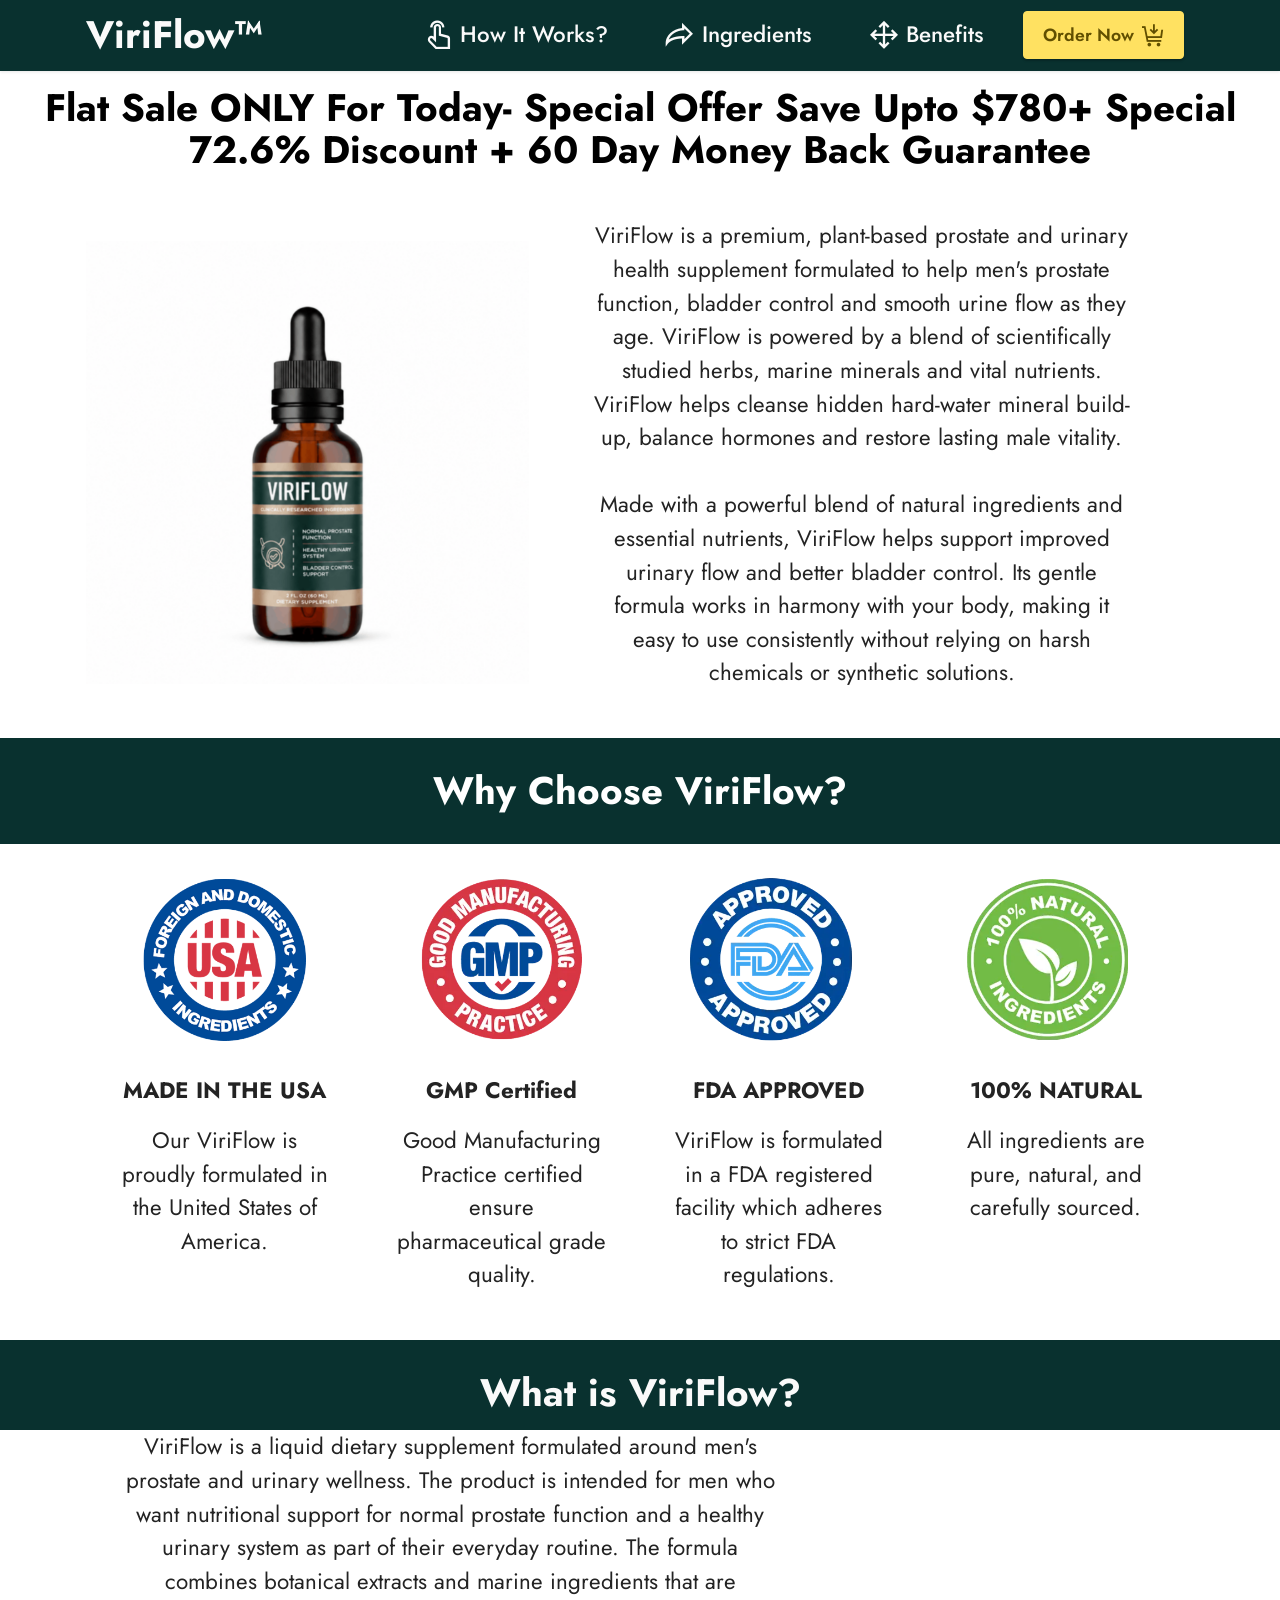
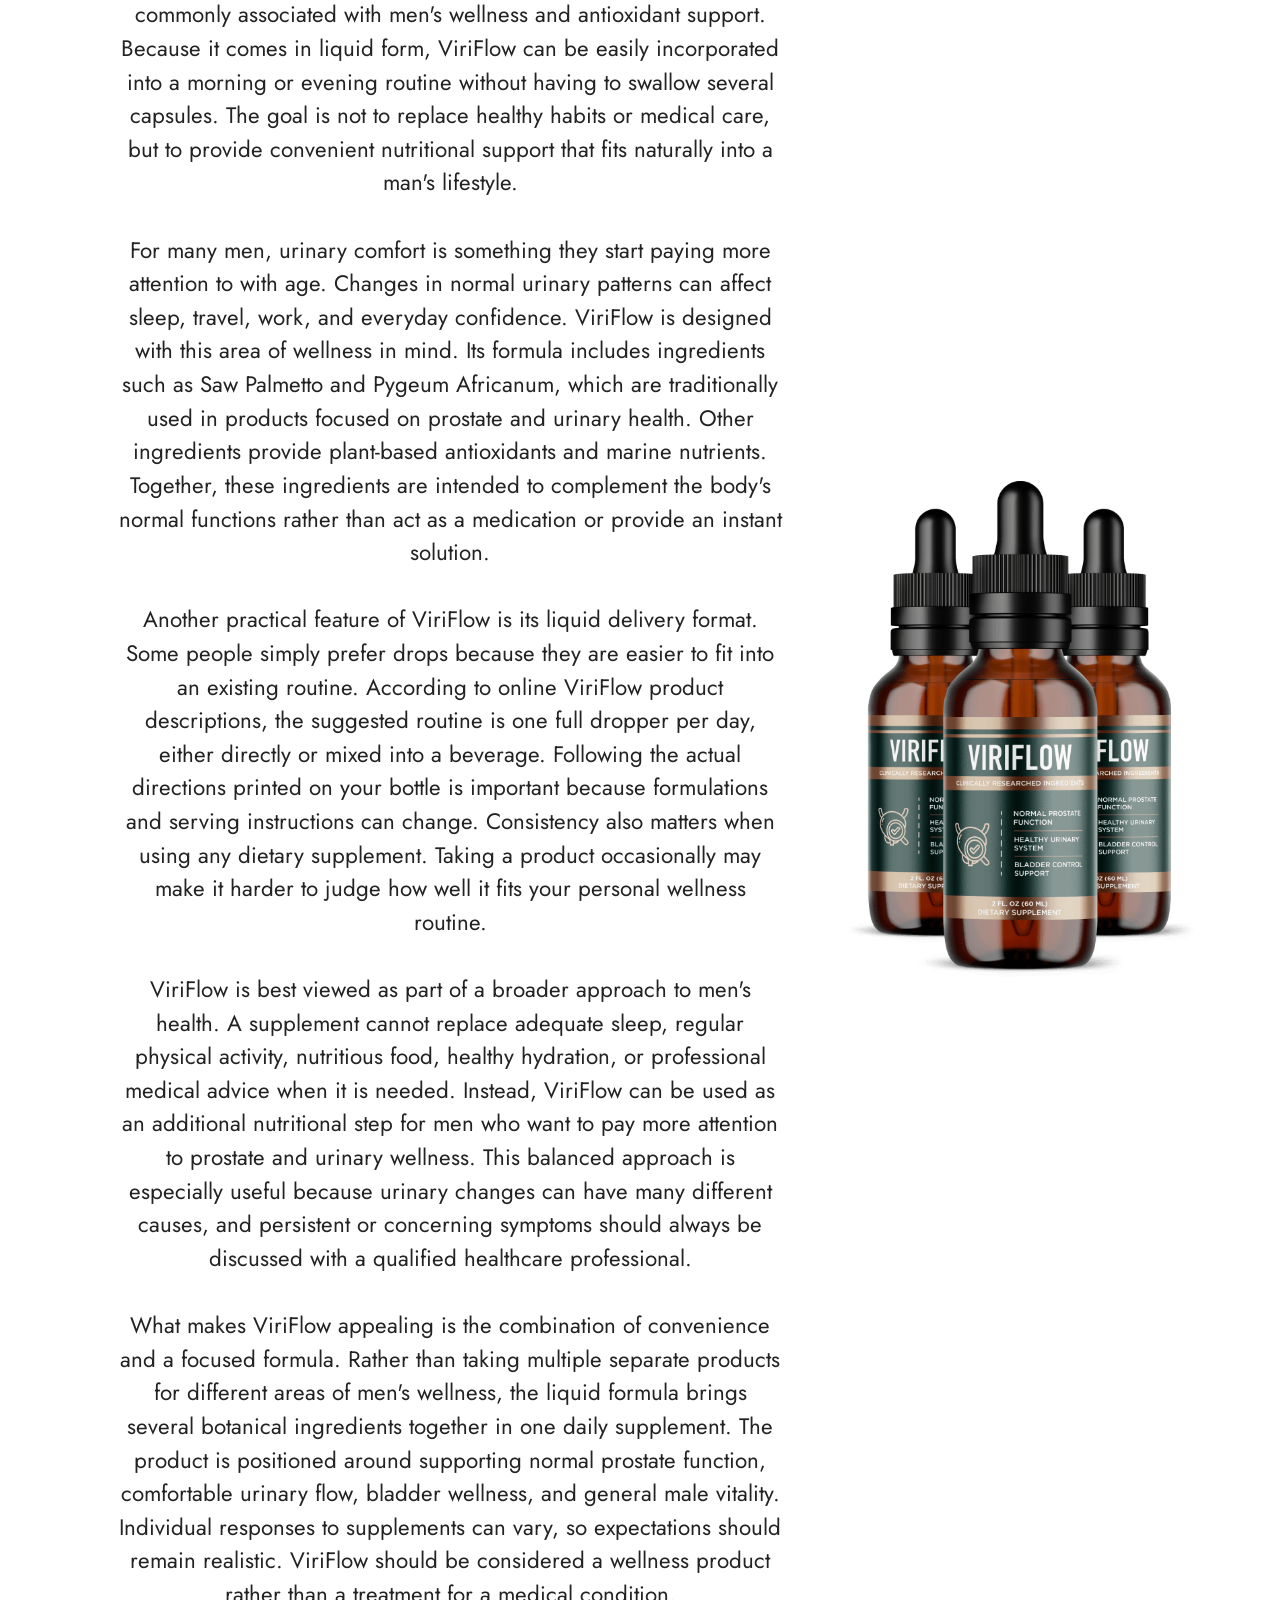
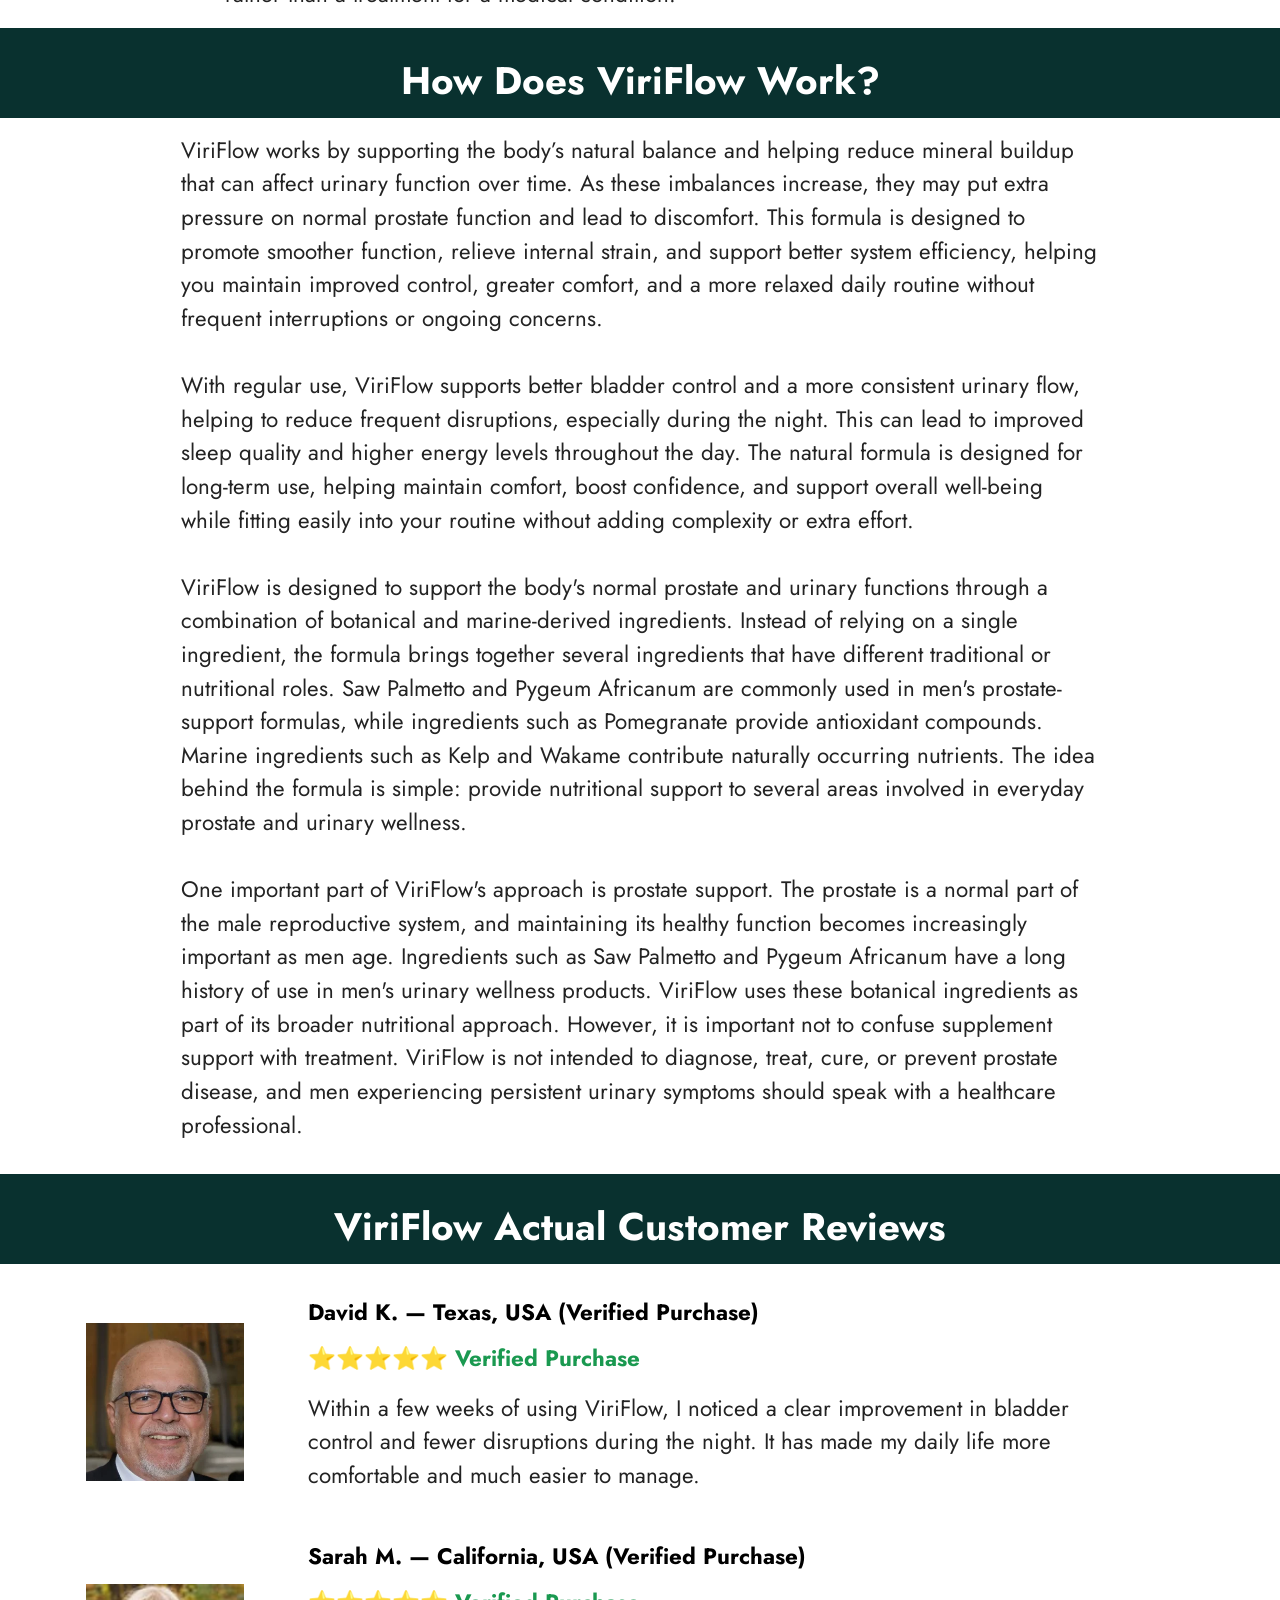
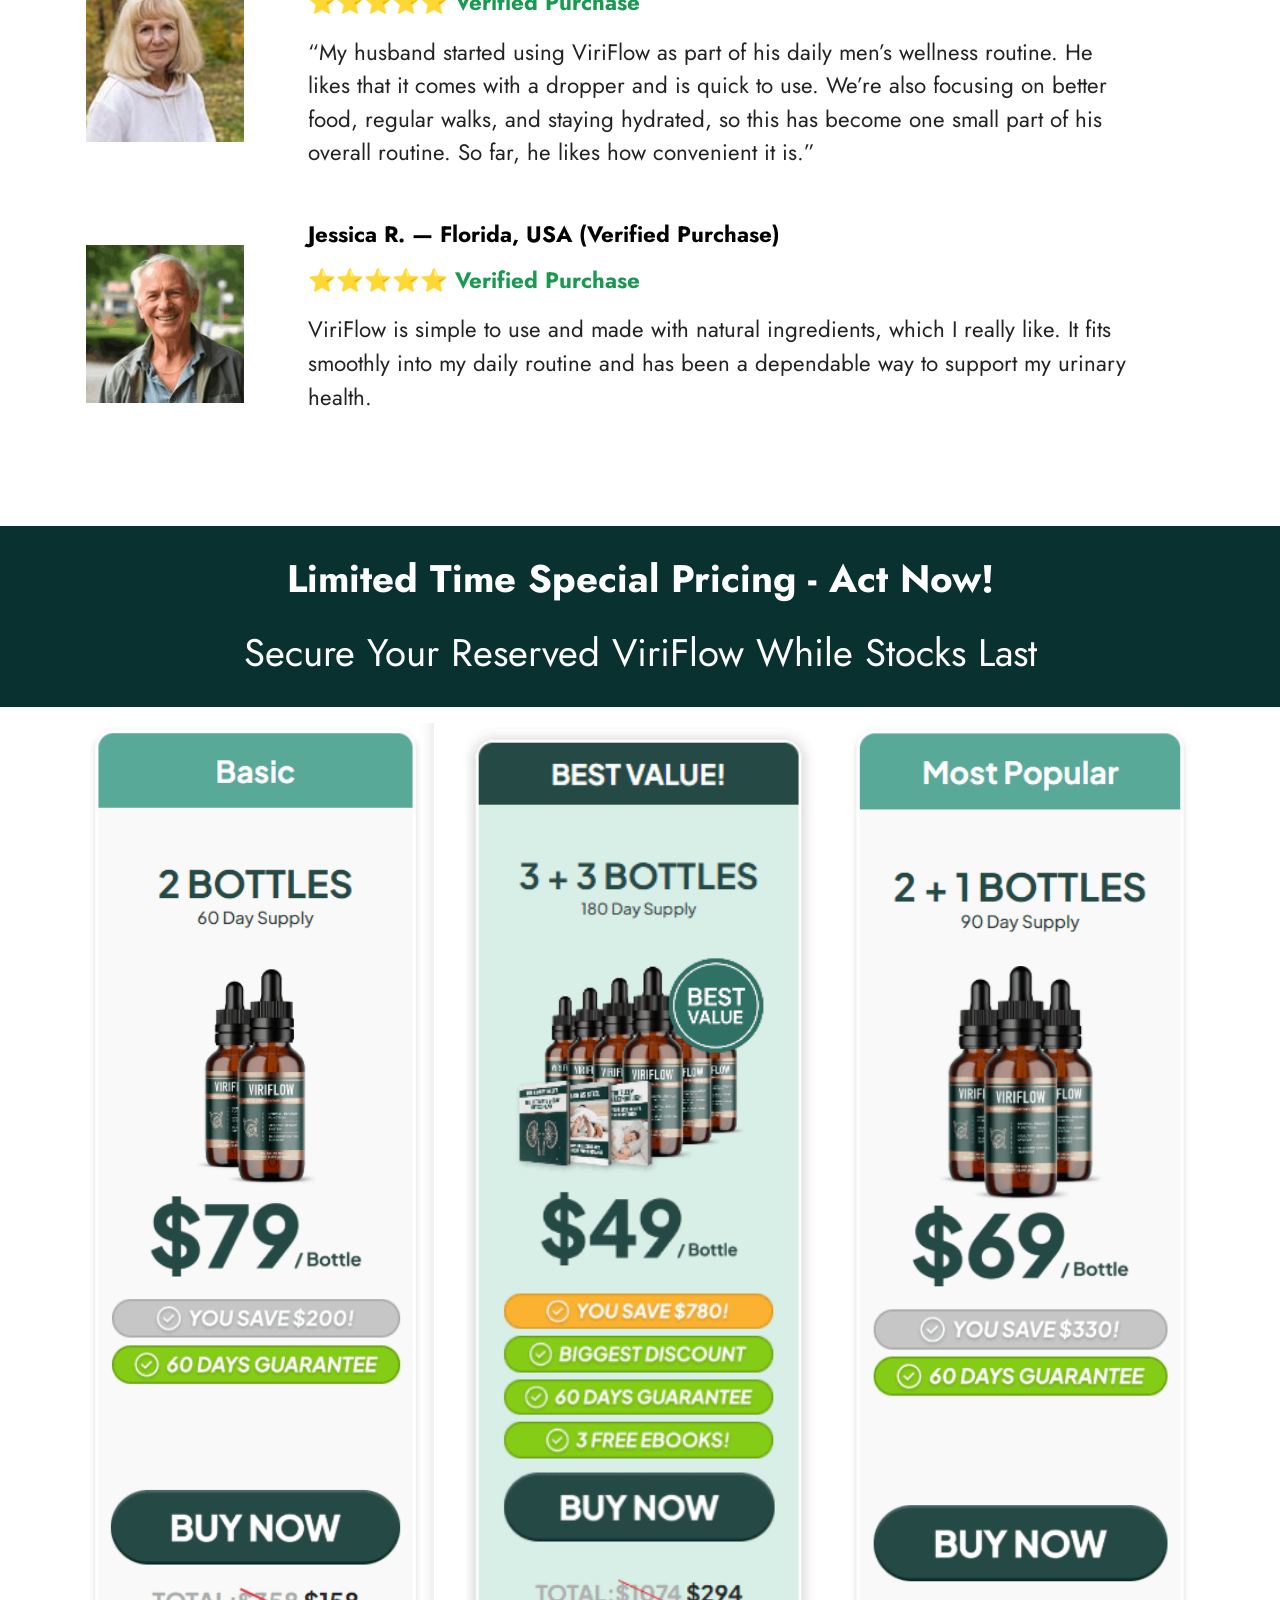
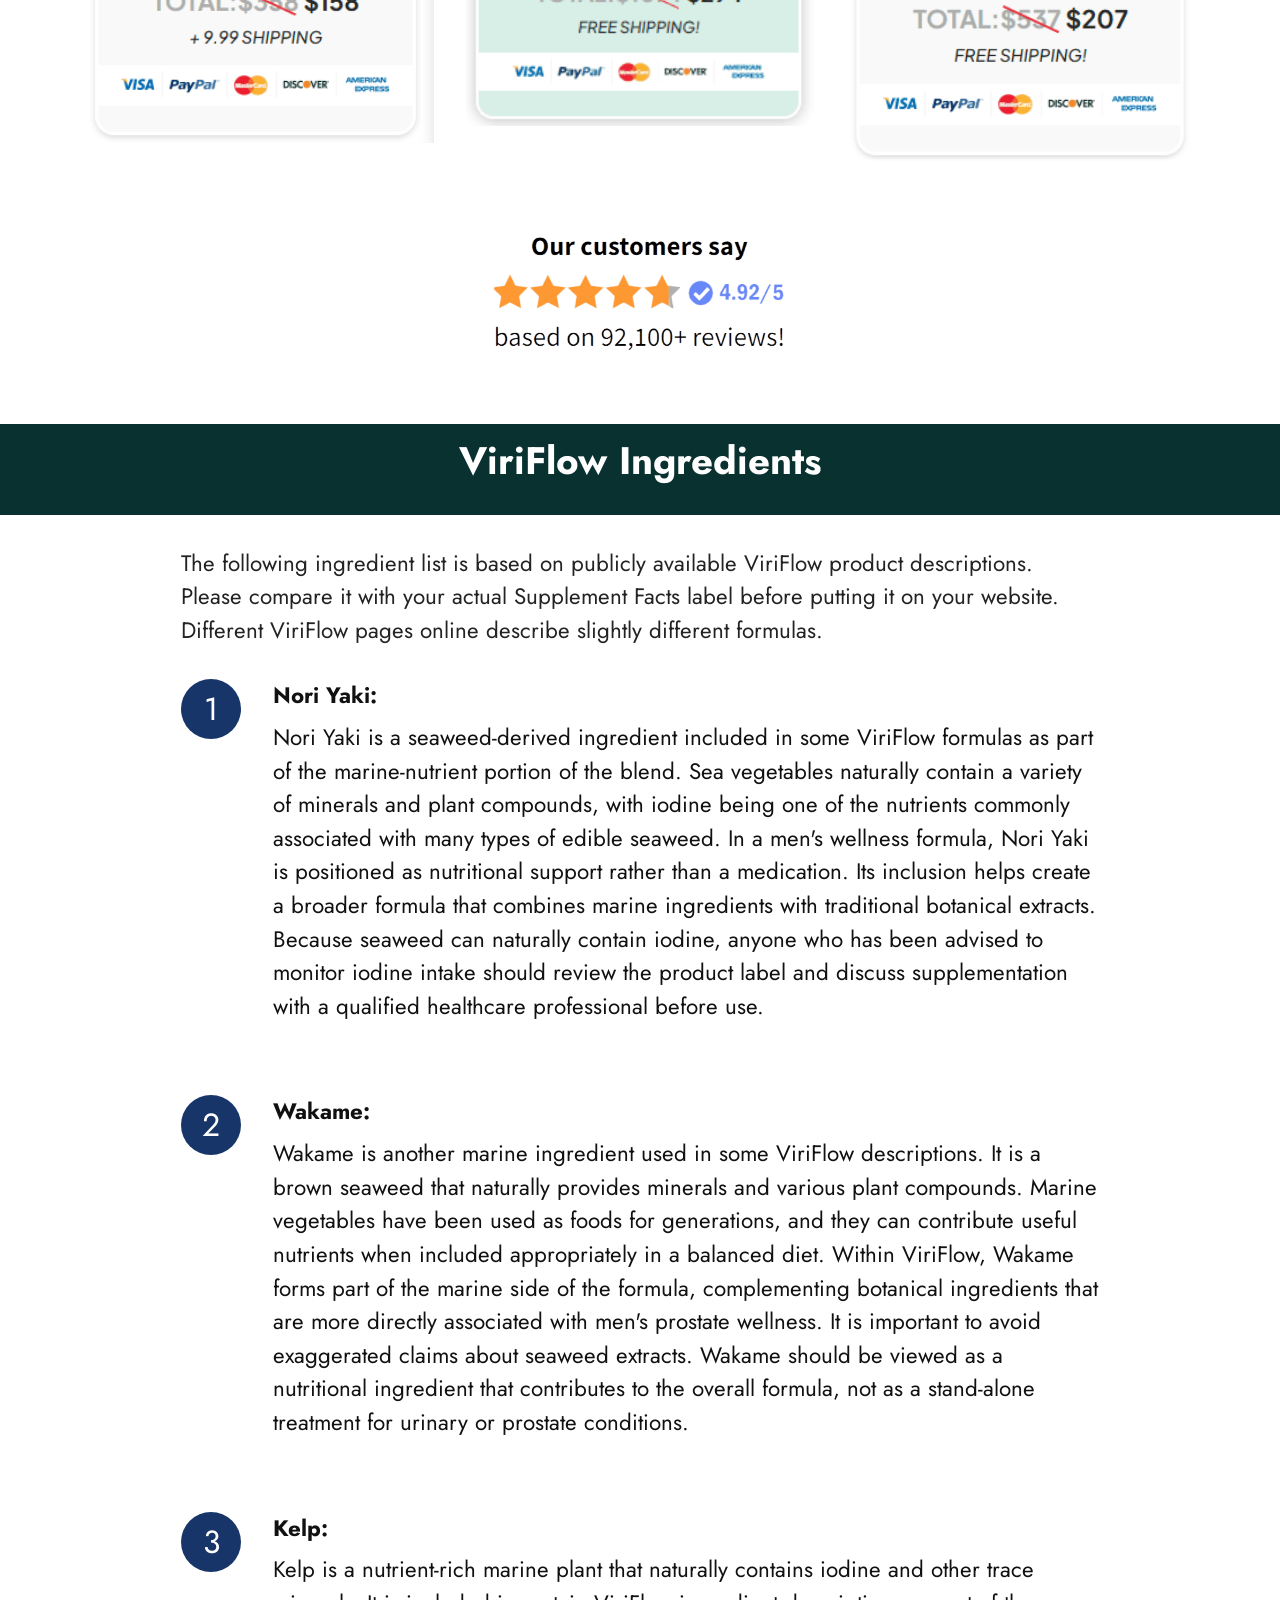
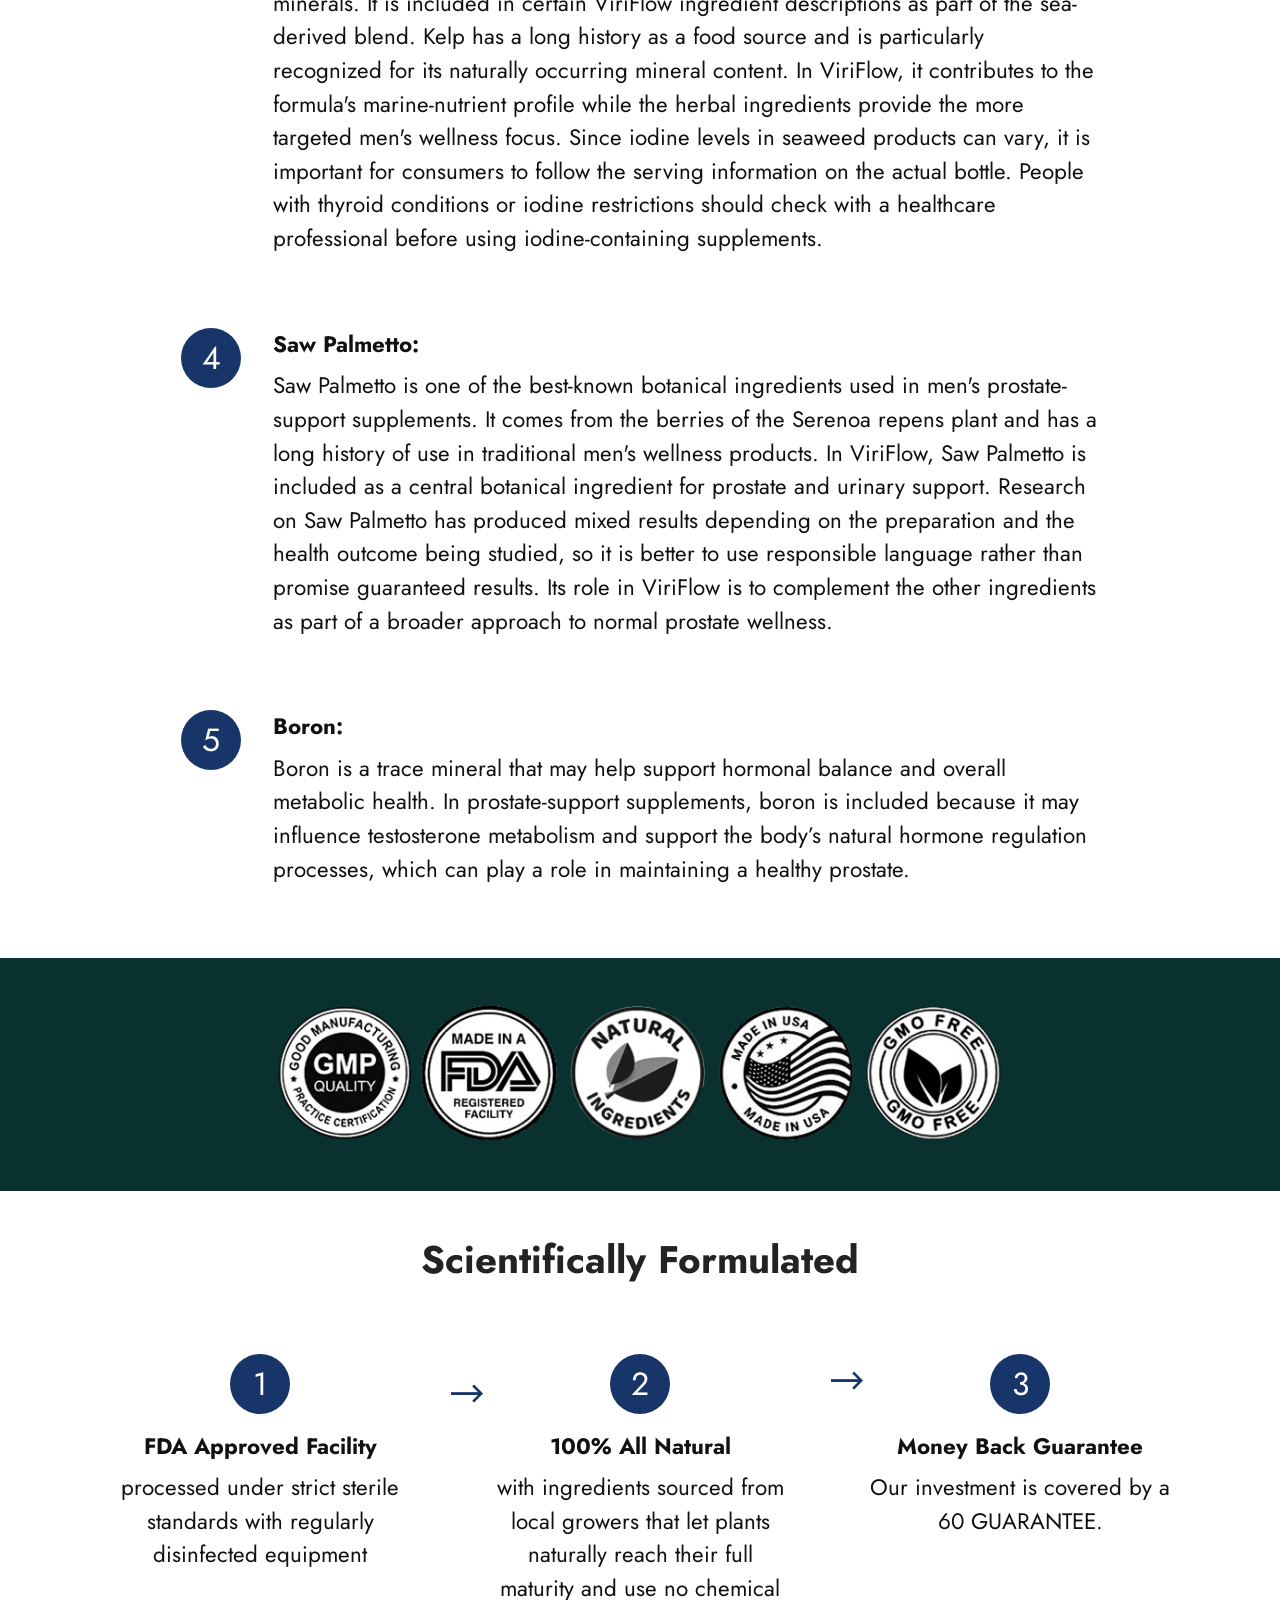
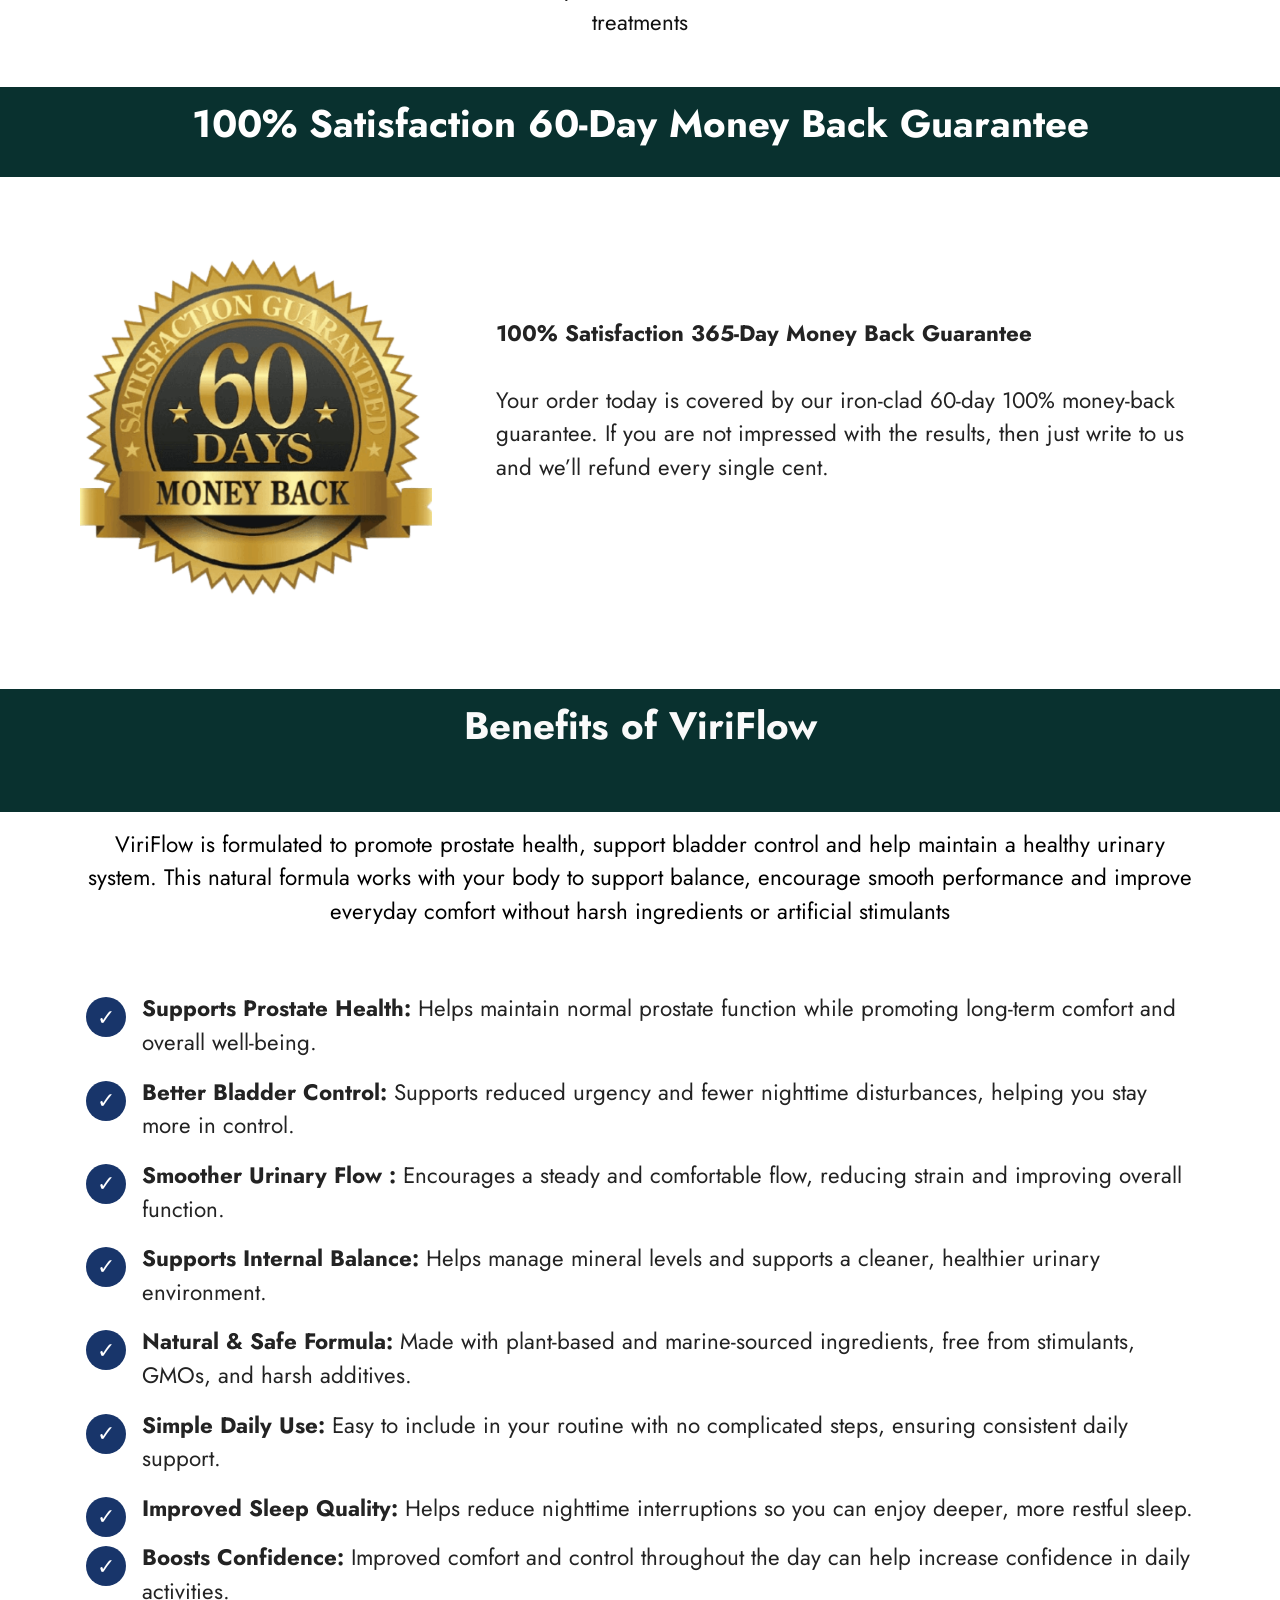
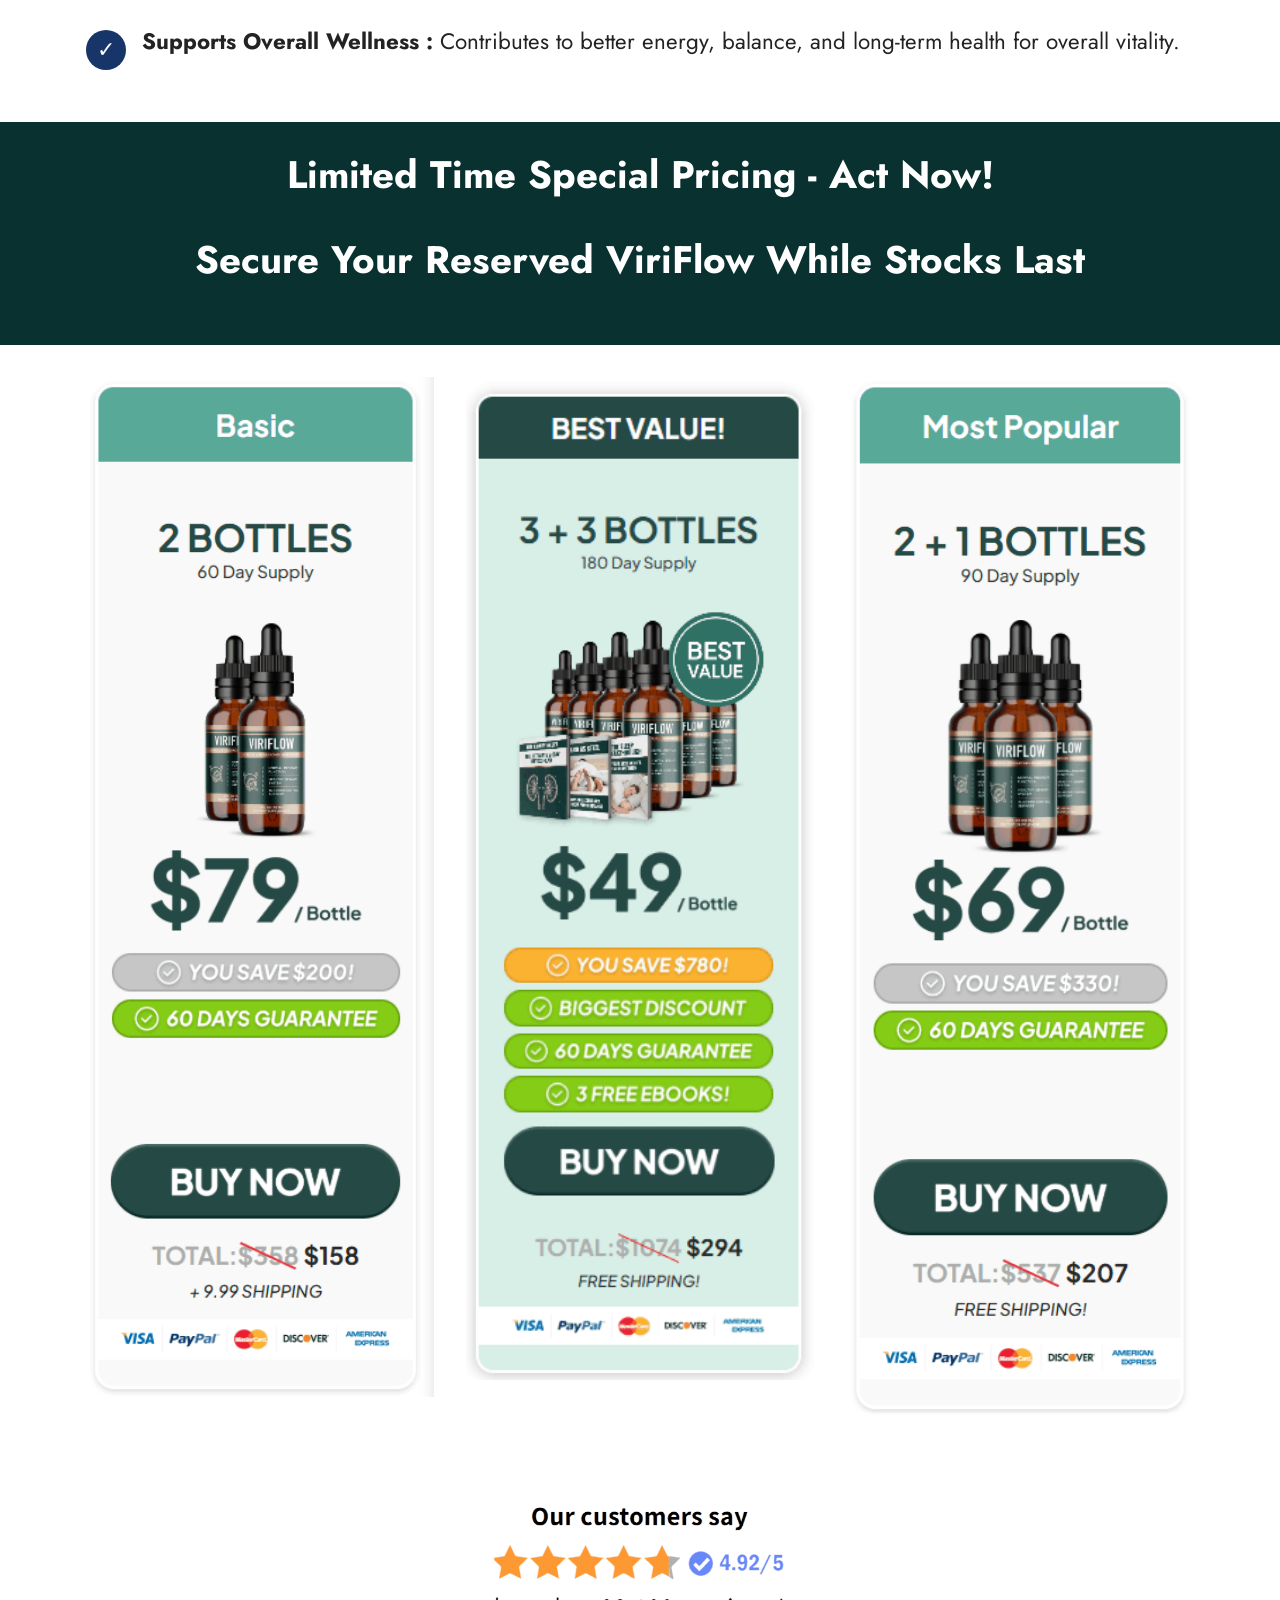
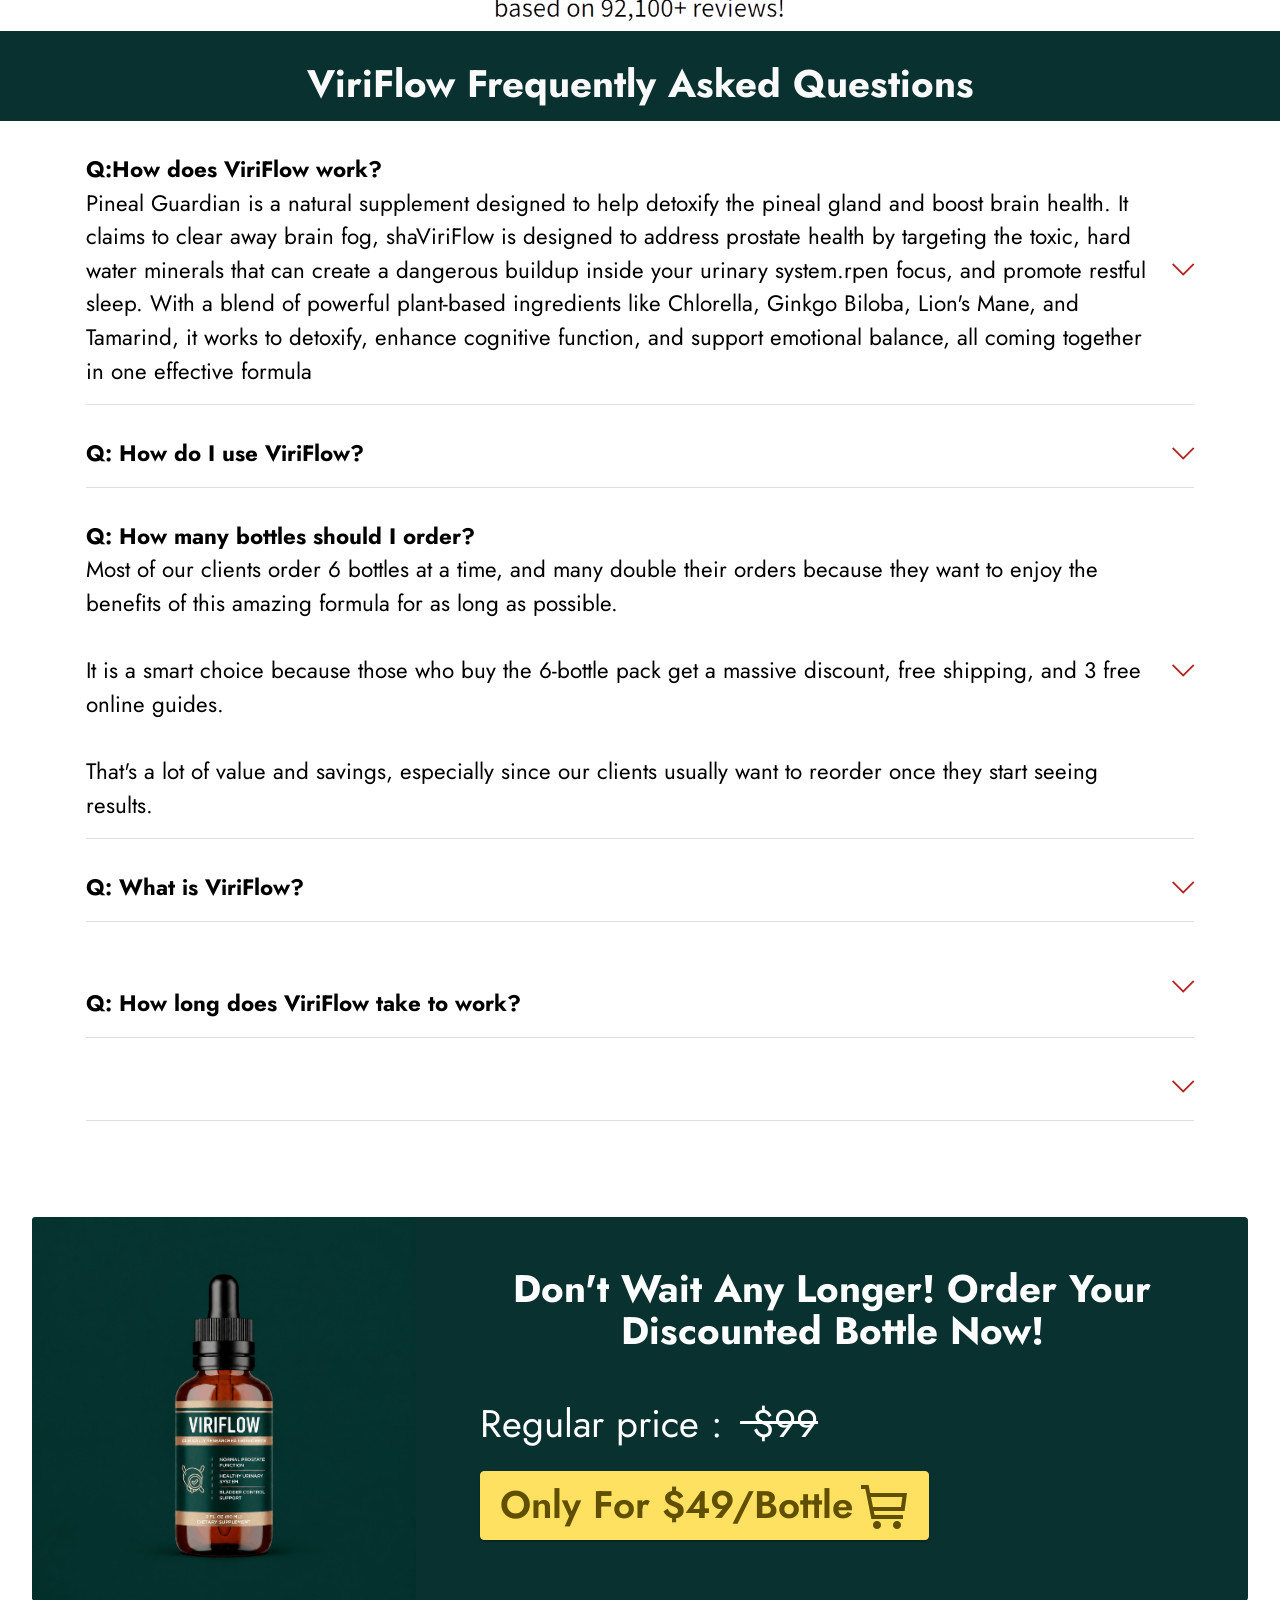
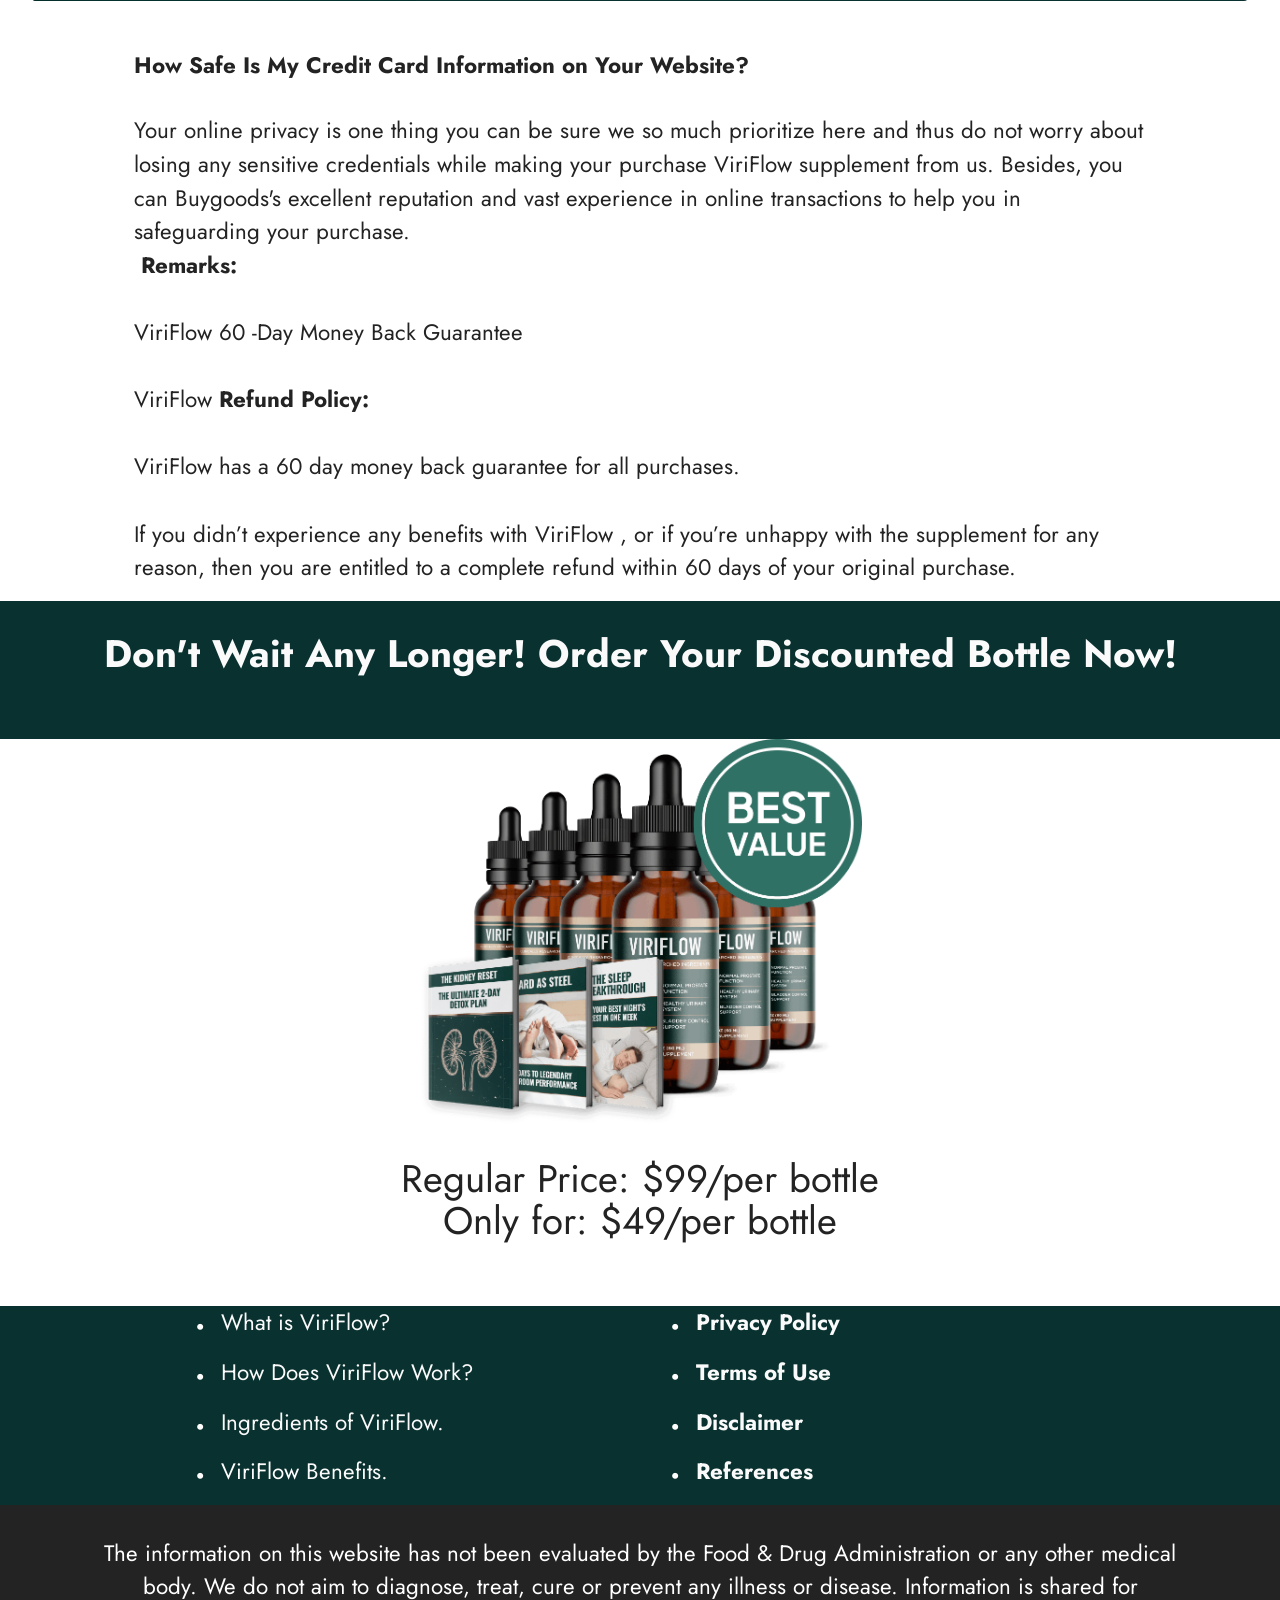
<file: index.html>
<!DOCTYPE html>
<html  lang="en">
<head>
  <!-- Site made with Mobirise Website Builder v6.1.12, https://mobirise.com -->
  <meta charset="UTF-8">
  <meta http-equiv="X-UA-Compatible" content="IE=edge">
  <meta name="generator" content="Mobirise v6.1.12, mobirise.com">
  <meta name="twitter:card" content="summary_large_image"/>
  <meta name="twitter:image:src" content="assets/images/index-meta.png">
  <meta property="og:image" content="assets/images/index-meta.png">
  <meta name="twitter:title" content="ViriFlow – Official Website is a natural supplement designed to support prostate health,">
  <meta name="viewport" content="width=device-width, initial-scale=1, minimum-scale=1">
  <link rel="shortcut icon" href="assets/images/prod-3-bottle-128x182.png" type="image/x-icon">
  <meta name="description" content="ViriFlow is a daily liquid supplement designed to support normal prostate function, healthy urinary wellness, bladder comfort, and overall men’s health with a convenient dropper formula.">
  
  
  <title>ViriFlow – Official Website is a natural supplement designed to support prostate health,</title>
  <link rel="stylesheet" href="assets/web/assets/mobirise-icons2/mobirise2.css">
  <link rel="stylesheet" href="assets/web/assets/mobirise-icons/mobirise-icons.css">
  <link rel="stylesheet" href="assets/bootstrap/css/bootstrap.min.css">
  <link rel="stylesheet" href="assets/dropdown/css/style.css">
  <link rel="stylesheet" href="assets/socicon/css/styles.css">
  <link rel="stylesheet" href="assets/theme/css/style.css">
  <link rel="preload" href="https://fonts.googleapis.com/css?family=Jost:100,200,300,400,500,600,700,800,900,100i,200i,300i,400i,500i,600i,700i,800i,900i&display=swap" as="style" onload="this.onload=null;this.rel='stylesheet'">
  <noscript><link rel="stylesheet" href="https://fonts.googleapis.com/css?family=Jost:100,200,300,400,500,600,700,800,900,100i,200i,300i,400i,500i,600i,700i,800i,900i&display=swap"></noscript>
  <link rel="preload" as="style" href="assets/mobirise/css/mbr-additional.css?v=KZXbdH"><link rel="stylesheet" href="assets/mobirise/css/mbr-additional.css?v=KZXbdH" type="text/css">
<meta name="google-site-verification" content="ojwFFrobrEAdesm8oLR1VNvsSXICQItrODOj1nC4V70" />
	<meta name="msvalidate.01" content="BFED78960371397816FDB9212DADB8CB" />
  
  
  <meta name="keywords" content="ViriFlow,ViriFlow, ViriFlow supplement, ViriFlow pills">
 <meta name="author" content="ViriFlow">
		
 <link rel="canonical" href="https://www.phytomemona.com
/" >
</head>
<body>
  
  <section data-bs-version="5.1" class="menu menu2 cid-tB0YZQqaCG" once="menu" id="menu2-0">
    
    <nav class="navbar navbar-dropdown navbar-expand-lg">
        <div class="container">
            <div class="navbar-brand">
                
                <span class="navbar-caption-wrap"><a class="navbar-caption text-white display-2" href="https://mobiri.se">ViriFlow™&nbsp;&nbsp;<br></a></span>
            </div>
            <button class="navbar-toggler" type="button" data-toggle="collapse" data-bs-toggle="collapse" data-target="#navbarSupportedContent" data-bs-target="#navbarSupportedContent" aria-controls="navbarNavAltMarkup" aria-expanded="false" aria-label="Toggle navigation">
                <div class="hamburger">
                    <span></span>
                    <span></span>
                    <span></span>
                    <span></span>
                </div>
            </button>
            <div class="collapse navbar-collapse" id="navbarSupportedContent">
                <ul class="navbar-nav nav-dropdown" data-app-modern-menu="true"><li class="nav-item"><a class="nav-link link text-white display-5" href="index.html#header3-1m"><span class="mobi-mbri mobi-mbri-touch mbr-iconfont mbr-iconfont-btn"></span>How It Works?</a></li>
                    <li class="nav-item"><a class="nav-link link text-white text-primary display-5" href="index.html#content4-2q"><span class="mobi-mbri mobi-mbri-share mbr-iconfont mbr-iconfont-btn"></span>
                            Ingredients</a></li>
                    <li class="nav-item"><a class="nav-link link text-white text-primary display-5" href="index.html#features14-2h"><span class="mobi-mbri mobi-mbri-drag-n-drop mbr-iconfont mbr-iconfont-btn"></span>Benefits</a>
                    </li></ul>
                
                <div class="navbar-buttons mbr-section-btn"><a class="btn btn-warning display-4" href="http://viriflow24.com/text.php#aff=ajaykumar801505"><span class="mobi-mbri mobi-mbri-cart-add mbr-iconfont mbr-iconfont-btn"></span>Order Now</a></div>
            </div>
        </div>
    </nav>
</section>

<section data-bs-version="5.1" class="header3 cid-tB10ubWVri" id="header3-1">

    

    
    

    <div class="align-center container-fluid">
        <div class="row justify-content-center">
            <div class="col-12 col-lg-12">
                <h1 class="mbr-section-title mbr-fonts-style mb-3 display-2"><strong>Flat Sale ONLY For Today- Special Offer Save Upto $780+ Special 72.6% Discount + 60 Day Money Back Guarantee</strong></h1>
                
                
                
            </div>
        </div>
    </div>
</section>

<section data-bs-version="5.1" class="features6 cid-tB15AvPI4t" id="features7-3">
    <!---->
    

    
    
    <div class="container">
        <div class="card-wrapper">
            <div class="row align-items-center">
                <div class="col-12 col-lg-5">
                    <div class="image-wrapper">
                        <a href="http://viriflow24.com/text.php#aff=ajaykumar801505"><img src="assets/images/9343413f-c99c-4da0-bd31-443f6f89b6ac-815x815.png" alt="ViriFlow"></a>
                    </div>
                </div>
                <div class="col-12 col-lg">
                    <div class="text-box">
                        
                        <p class="mbr-text mbr-fonts-style display-5">ViriFlow is a premium, plant-based prostate and urinary health supplement formulated to help men's prostate function, bladder control and smooth urine flow as they age. ViriFlow is powered by a blend of scientifically studied herbs, marine minerals and vital nutrients. ViriFlow helps cleanse hidden hard-water mineral build-up, balance hormones and restore lasting male vitality.<br><br>Made with a powerful blend of natural ingredients and essential nutrients, ViriFlow helps support improved urinary flow and better bladder control. Its gentle formula works in harmony with your body, making it easy to use consistently without relying on harsh chemicals or synthetic solutions.<br></p>
                        
                        
                    </div>
                </div>
            </div>
        </div>
    </div>
</section>

<section data-bs-version="5.1" class="content4 cid-v9ZbLS1f8Q" id="content4-27">
    

    
    
    <div class="container">
        <div class="row justify-content-center">
            <div class="title col-md-12 col-lg-12">
                <h3 class="mbr-section-title mbr-fonts-style align-center mb-4 display-2"><div><strong></strong></div></h3>
                <h1 class="mbr-section-subtitle align-center mbr-fonts-style mb-4 display-2"><strong>Why Choose ViriFlow?</strong></h1>
                
            </div>
        </div>
    </div>
</section>

<section data-bs-version="5.1" class="gallery3 cid-tB9ez4cVTX" id="gallery3-1r">
    
    
    <div class="container">
        
        <div class="row mt-4">
            <div class="item features-image сol-12 col-md-6 col-lg-3 active">
                <div class="item-wrapper">
                    <div class="item-img">
                        <img src="assets/images/made-in-usa.webp" alt="ViriFlow Made In Usa" data-slide-to="0" data-bs-slide-to="0">
                    </div>
                    <div class="item-content">
                        <h5 class="item-title mbr-fonts-style display-7"><strong>MADE IN THE USA</strong></h5>
                        
                        <p class="mbr-text mbr-fonts-style mt-3 display-7">Our ViriFlow is proudly formulated in the United States of America.<br></p>
                    </div>
                    
                </div>
            </div>
            
            <div class="item features-image сol-12 col-md-6 col-lg-3">
                <div class="item-wrapper">
                    <div class="item-img">
                        <img src="assets/images/gmp-certified.webp" alt="ViriFlow GMP CERTIFIED" data-slide-to="1" data-bs-slide-to="1">
                    </div>
                    <div class="item-content">
                        <h5 class="item-title mbr-fonts-style display-7"><strong>GMP Certified</strong></h5>
                        
                        <p class="mbr-text mbr-fonts-style mt-3 display-7">Good Manufacturing Practice certified ensure pharmaceutical grade quality.</p>
                    </div>
                    
                </div>
            </div>
            <div class="item features-image сol-12 col-md-6 col-lg-3">
                <div class="item-wrapper">
                    <div class="item-img">
                        <img src="assets/images/fda-approved.webp" alt="ViriFlow FDA APPROVED" title="" data-slide-to="2" data-bs-slide-to="2">
                    </div>
                    <div class="item-content">
                        <h5 class="item-title mbr-fonts-style display-7"><strong>FDA APPROVED</strong></h5>
                        
                        <p class="mbr-text mbr-fonts-style mt-3 display-7">ViriFlow is formulated in a FDA registered facility which adheres to strict FDA regulations.</p>
                    </div>
                    
                </div>
            </div><div class="item features-image сol-12 col-md-6 col-lg-3">
                <div class="item-wrapper">
                    <div class="item-img">
                        <img src="assets/images/all-natural-ingredients.webp" alt="ViriFlow 100% NATURAL" data-slide-to="3" data-bs-slide-to="3">
                    </div>
                    <div class="item-content">
                        <h5 class="item-title mbr-fonts-style display-7"><strong>100% NATURAL</strong></h5>
                        
                        <p class="mbr-text mbr-fonts-style mt-3 display-7">All ingredients are pure, natural, and carefully sourced.</p>
                    </div>
                    
                </div>
            </div>
        </div>
    </div>
</section>

<section data-bs-version="5.1" class="header3 cid-tB83YwBUMj" id="header3-1l">

    

    
    

    <div class="align-center container">
        <div class="row justify-content-center">
            <div class="col-12 col-lg-12">
                
                <h2 class="mbr-section-subtitle mbr-fonts-style mb-3 display-2"><strong>What is ViriFlow?</strong></h2>
                
                
            </div>
        </div>
    </div>
</section>

<section data-bs-version="5.1" class="header11 cid-tB1vWdJbT6" id="header11-a">

    

    
    

    <div class="container">
        <div class="row justify-content-center">
            <div class="col-12 col-md-4 image-wrapper">
                <a href="http://viriflow24.com/text.php#aff=ajaykumar801505"><img class="w-100" src="assets/images/prod-3-bottle-517x736.png" alt="ViriFlow"></a>
            </div>
            <div class="col-12 col-md">
                <div class="text-wrapper text-center">
                    
                    <p class="mbr-text mbr-fonts-style display-7">ViriFlow is a liquid dietary supplement formulated around men's prostate and urinary wellness. The product is intended for men who want nutritional support for normal prostate function and a healthy urinary system as part of their everyday routine. The formula combines botanical extracts and marine ingredients that are commonly associated with men's wellness and antioxidant support. Because it comes in liquid form, ViriFlow can be easily incorporated into a morning or evening routine without having to swallow several capsules. The goal is not to replace healthy habits or medical care, but to provide convenient nutritional support that fits naturally into a man's lifestyle.<br><br>For many men, urinary comfort is something they start paying more attention to with age. Changes in normal urinary patterns can affect sleep, travel, work, and everyday confidence. ViriFlow is designed with this area of wellness in mind. Its formula includes ingredients such as Saw Palmetto and Pygeum Africanum, which are traditionally used in products focused on prostate and urinary health. Other ingredients provide plant-based antioxidants and marine nutrients. Together, these ingredients are intended to complement the body's normal functions rather than act as a medication or provide an instant solution.<br><br>Another practical feature of ViriFlow is its liquid delivery format. Some people simply prefer drops because they are easier to fit into an existing routine. According to online ViriFlow product descriptions, the suggested routine is one full dropper per day, either directly or mixed into a beverage. Following the actual directions printed on your bottle is important because formulations and serving instructions can change. Consistency also matters when using any dietary supplement. Taking a product occasionally may make it harder to judge how well it fits your personal wellness routine.<br><br>ViriFlow is best viewed as part of a broader approach to men's health. A supplement cannot replace adequate sleep, regular physical activity, nutritious food, healthy hydration, or professional medical advice when it is needed. Instead, ViriFlow can be used as an additional nutritional step for men who want to pay more attention to prostate and urinary wellness. This balanced approach is especially useful because urinary changes can have many different causes, and persistent or concerning symptoms should always be discussed with a qualified healthcare professional.<br><br>What makes ViriFlow appealing is the combination of convenience and a focused formula. Rather than taking multiple separate products for different areas of men's wellness, the liquid formula brings several botanical ingredients together in one daily supplement. The product is positioned around supporting normal prostate function, comfortable urinary flow, bladder wellness, and general male vitality. Individual responses to supplements can vary, so expectations should remain realistic. ViriFlow should be considered a wellness product rather than a treatment for a medical condition.<br></p>
                    
                </div>
            </div>
        </div>
    </div>
</section>

<section data-bs-version="5.1" class="header3 cid-tB85bPoWQz" id="header3-1m">

    

    
    

    <div class="align-center container">
        <div class="row justify-content-center">
            <div class="col-12 col-lg-12">
                
                <h2 class="mbr-section-subtitle mbr-fonts-style mb-3 display-2"><strong>How Does ViriFlow Work?</strong></h2>
                
                
            </div>
        </div>
    </div>
</section>

<section data-bs-version="5.1" class="content4 cid-vawa0RkZCS" id="content4-2n">
    

    
    
    <div class="container">
        <div class="row justify-content-center">
            <div class="title col-md-12 col-lg-10">
                
                <h4 class="mbr-section-subtitle align-center mbr-fonts-style mb-4 display-7"><div>ViriFlow works by supporting the body’s natural balance and helping reduce mineral buildup that can affect urinary function over time. As these imbalances increase, they may put extra pressure on normal prostate function and lead to discomfort. This formula is designed to promote smoother function, relieve internal strain, and support better system efficiency, helping you maintain improved control, greater comfort, and a more relaxed daily routine without frequent interruptions or ongoing concerns.</div><br><div>
</div><div>With regular use, ViriFlow supports better bladder control and a more consistent urinary flow, helping to reduce frequent disruptions, especially during the night. This can lead to improved sleep quality and higher energy levels throughout the day. The natural formula is designed for long-term use, helping maintain comfort, boost confidence, and support overall well-being while fitting easily into your routine without adding complexity or extra effort.</div><br><div>ViriFlow is designed to support the body's normal prostate and urinary functions through a combination of botanical and marine-derived ingredients. Instead of relying on a single ingredient, the formula brings together several ingredients that have different traditional or nutritional roles. Saw Palmetto and Pygeum Africanum are commonly used in men's prostate-support formulas, while ingredients such as Pomegranate provide antioxidant compounds. Marine ingredients such as Kelp and Wakame contribute naturally occurring nutrients. The idea behind the formula is simple: provide nutritional support to several areas involved in everyday prostate and urinary wellness.</div><div><br></div><div>One important part of ViriFlow's approach is prostate support. The prostate is a normal part of the male reproductive system, and maintaining its healthy function becomes increasingly important as men age. Ingredients such as Saw Palmetto and Pygeum Africanum have a long history of use in men's urinary wellness products. ViriFlow uses these botanical ingredients as part of its broader nutritional approach. However, it is important not to confuse supplement support with treatment. ViriFlow is not intended to diagnose, treat, cure, or prevent prostate disease, and men experiencing persistent urinary symptoms should speak with a healthcare professional.</div><div>
</div><div><strong>
</strong></div><div>
</div><div>
</div><div>
</div></h4>
                
            </div>
        </div>
    </div>
</section>

<section data-bs-version="5.1" class="header3 cid-v9ZkBNkyiK" id="header3-28">

    

    
    

    <div class="align-center container">
        <div class="row justify-content-center">
            <div class="col-12 col-lg-12">
                
                <h2 class="mbr-section-subtitle mbr-fonts-style mb-3 display-2"><strong>ViriFlow Actual Customer Reviews</strong></h2>
                
                
            </div>
        </div>
    </div>
</section>

<section data-bs-version="5.1" class="team2 cid-v9ZkOc0Rxu" xmlns="http://www.w3.org/1999/html" id="team2-29">
    

    
    
    <div class="container">
        <div class="item features-image">
            <div class="item-wrapper">
                <div class="row align-items-center">
                    <div class="col-12 col-md-2">
                        <div class="image-wrapper">
                            <img src="assets/images/bloodarmor-testimonial-stop-sugar-cravings.webp" alt="David K. — Texas, USA (Verified Purchase)">
                        </div>
                    </div>
                    <div class="col-12 col-md">
                        <div class="card-box">
                            <h2 class="card-title mbr-fonts-style m-0 mb-3 display-5"><strong>David K. — Texas, USA (Verified Purchase)</strong></h2>
                            <h2 class="card-subtitle mbr-fonts-style mb-3 display-5"><strong>⭐⭐⭐⭐⭐ Verified Purchase&nbsp;</strong></h2>
                            <p class="mbr-text mbr-fonts-style display-7">Within a few weeks of using ViriFlow, I noticed a clear improvement in bladder control and fewer disruptions during the night. It has made my daily life more comfortable and much easier to manage.<br></p>
                            
                        </div>
                    </div>
                </div>
            </div>
        </div>
        <div class="item features-image">
            <div class="item-wrapper">
                <div class="row align-items-center">
                    <div class="col-12 col-md-2">
                        <div class="image-wrapper">
                            <img src="assets/images/customers-reviews-3-134x134.jpg" alt="Sarah M. — California, USA (Verified Purchase)">
                        </div>
                    </div>
                    <div class="col-12 col-md">
                        <div class="card-box">
                            <h2 class="card-title mbr-fonts-style m-0 mb-3 display-7"><strong>Sarah M. — California, USA (Verified Purchase)</strong></h2>
                            <h2 class="card-subtitle mbr-fonts-style mb-3 display-5"><strong>⭐⭐⭐⭐⭐ Verified Purchase&nbsp;</strong></h2>
                            <p class="mbr-text mbr-fonts-style display-7">“My husband started using ViriFlow as part of his daily men’s wellness routine. He likes that it comes with a dropper and is quick to use. We’re also focusing on better food, regular walks, and staying hydrated, so this has become one small part of his overall routine. So far, he likes how convenient it is.”<br></p>
                            
                        </div>
                    </div>
                </div>
            </div>
        </div>
        <div class="item features-image">
            <div class="item-wrapper">
                <div class="row align-items-center">
                    <div class="col-12 col-md-2">
                        <div class="image-wrapper">
                            <img src="assets/images/viriflow-reviews1.webp" alt="Jessica R. — Florida, USA (Verified Purchase)">
                        </div>
                    </div>
                    <div class="col-12 col-md">
                        <div class="card-box">
                            <h2 class="card-title mbr-fonts-style m-0 mb-3 display-5"><strong>Jessica R. — Florida, USA (Verified Purchase)</strong></h2>
                            <h2 class="card-subtitle mbr-fonts-style mb-3 display-5"><strong>⭐⭐⭐⭐⭐ Verified Purchase&nbsp;</strong></h2>
                            <p class="mbr-text mbr-fonts-style display-7">ViriFlow is simple to use and made with natural ingredients, which I really like. It fits smoothly into my daily routine and has been a dependable way to support my urinary health.<br></p>
                            
                        </div>
                    </div>
                </div>
            </div>
        </div>
    </div>
</section>

<section data-bs-version="5.1" class="content4 cid-tB1yuhcVVi" id="content4-g">
    

    
    
    <div class="container">
        <div class="row justify-content-center">
            <div class="title col-md-12 col-lg-10">
                <h3 class="mbr-section-title mbr-fonts-style align-center mb-4 display-2"><strong>Limited Time Special Pricing - Act Now!</strong></h3>
                <h4 class="mbr-section-subtitle align-center mbr-fonts-style mb-4 display-2">Secure Your  Reserved ViriFlow While Stocks Last</h4>
                
            </div>
        </div>
    </div>
</section>

<section data-bs-version="5.1" class="team1 cid-tB1z7NONXX" id="team1-h">
    

    
    
    <div class="container">
        <div class="row justify-content-center">
            
            <div class="col-sm-6 col-lg-4">
                <div class="card-wrap">
                    <div class="image-wrap">
                        <a href="http://viriflow24.com/text.php#aff=ajaykumar801505"><img src="assets/images/screenshot202026-10-0120130311-308x903.png" alt="ViriFlow 2 bottle"></a>
                    </div>
                    <div class="content-wrap">
                        
                        
                        
                        
                        
                    </div>
                </div>
            </div>

            <div class="col-sm-6 col-lg-4">
                <div class="card-wrap">
                    <div class="image-wrap">
                        <a href="http://viriflow24.com/text.php#aff=ajaykumar801505"><img src="assets/images/screenshot202026-10-0120130401-247x712.png" alt="ViriFlow 6 bottle"></a>
                    </div>
                    <div class="content-wrap">
                        
                        
                        
                        
                        
                    </div>
                </div>
            </div>

            <div class="col-sm-6 col-lg-4">
                <div class="card-wrap">
                    <div class="image-wrap">
                        <a href="http://viriflow24.com/text.php#aff=ajaykumar801505"><img src="assets/images/screenshot202026-10-0120130335-302x902.png" alt="ViriFlow 3 bottle"></a>
                    </div>
                    <div class="content-wrap">
                        
                        
                        
                        
                        
                    </div>
                </div>
            </div>

            
        </div>
    </div>
</section>

<section data-bs-version="5.1" class="image3 cid-tB1zGVstSm" id="image3-j">
    

    
    

    <div class="container">
        <div class="row justify-content-center">
            <div class="col-12 col-lg-4">
                <div class="image-wrapper">
                    <img src="assets/images/alpilean-customer-review1-562x217.png" alt="Mobirise Website Builder">
                    
                </div>
            </div>
        </div>
    </div>
</section>

<section data-bs-version="5.1" class="header3 cid-tB85MvgqdZ" id="header3-1o">

    

    
    

    <div class="align-center container">
        <div class="row justify-content-center">
            <div class="col-12 col-lg-12">
                
                
                
                
            </div>
        </div>
    </div>
</section>

<section data-bs-version="5.1" class="content4 cid-vwl52jDTWq" id="content4-2q">
    

    
    
    <div class="container">
        <div class="row justify-content-center">
            <div class="title col-md-12 col-lg-12">
                <h3 class="mbr-section-title mbr-fonts-style align-center mb-4 display-2"><strong>ViriFlow Ingredients</strong></h3>
                
                
            </div>
        </div>
    </div>
</section>

<section data-bs-version="5.1" class="content5 cid-tB1AZH7rno" id="content5-n">
    
    <div class="container">
        <div class="row justify-content-center">
            <div class="col-md-12 col-lg-10">
                
                
                <p class="mbr-text mbr-fonts-style display-7">The following ingredient list is based on publicly available ViriFlow product descriptions. Please compare it with your actual Supplement Facts label before putting it on your website. Different ViriFlow pages online describe slightly different formulas.<br></p>
            </div>
        </div>
    </div>
</section>

<section data-bs-version="5.1" class="features19 cid-tB6Rwx4pqH" id="features20-x">

    

    
    
    <div class="container">
        <div class="row justify-content-center">
            
            <div class="col-12 col-md-10">
                <div class="item mbr-flex">
                    <div class="icon-box">
                        <span class="step-number mbr-fonts-style display-5">1</span>
                    </div>
                    <div class="text-box">
                        <h4 class="icon-title card-title mbr-black mbr-fonts-style display-7"><strong>Nori Yaki:</strong></h4>
                        <h5 class="icon-text mbr-black mbr-fonts-style display-7">Nori Yaki is a seaweed-derived ingredient included in some ViriFlow formulas as part of the marine-nutrient portion of the blend. Sea vegetables naturally contain a variety of minerals and plant compounds, with iodine being one of the nutrients commonly associated with many types of edible seaweed. In a men's wellness formula, Nori Yaki is positioned as nutritional support rather than a medication. Its inclusion helps create a broader formula that combines marine ingredients with traditional botanical extracts. Because seaweed can naturally contain iodine, anyone who has been advised to monitor iodine intake should review the product label and discuss supplementation with a qualified healthcare professional before use.</h5>
                    </div>
                </div>
                <div class="item mbr-flex">
                    <div class="icon-box">
                        <span class="step-number mbr-fonts-style display-5">2</span>
                    </div>
                    <div class="text-box">
                        <h4 class="icon-title card-title mbr-black mbr-fonts-style display-7"><strong>Wakame:&nbsp;</strong></h4>
                        <h5 class="icon-text mbr-black mbr-fonts-style display-7">Wakame is another marine ingredient used in some ViriFlow descriptions. It is a brown seaweed that naturally provides minerals and various plant compounds. Marine vegetables have been used as foods for generations, and they can contribute useful nutrients when included appropriately in a balanced diet. Within ViriFlow, Wakame forms part of the marine side of the formula, complementing botanical ingredients that are more directly associated with men's prostate wellness. It is important to avoid exaggerated claims about seaweed extracts. Wakame should be viewed as a nutritional ingredient that contributes to the overall formula, not as a stand-alone treatment for urinary or prostate conditions.</h5>
                    </div>
                </div>
                <div class="item mbr-flex">
                    <div class="icon-box">
                        <span class="step-number mbr-fonts-style display-5">3</span>
                    </div>
                    <div class="text-box">
                        <h4 class="icon-title card-title mbr-black mbr-fonts-style display-7"><strong>Kelp:</strong></h4>
                        <h5 class="icon-text mbr-black mbr-fonts-style display-7">Kelp is a nutrient-rich marine plant that naturally contains iodine and other trace minerals. It is included in certain ViriFlow ingredient descriptions as part of the sea-derived blend. Kelp has a long history as a food source and is particularly recognized for its naturally occurring mineral content. In ViriFlow, it contributes to the formula's marine-nutrient profile while the herbal ingredients provide the more targeted men's wellness focus. Since iodine levels in seaweed products can vary, it is important for consumers to follow the serving information on the actual bottle. People with thyroid conditions or iodine restrictions should check with a healthcare professional before using iodine-containing supplements.</h5>
                    </div>
                </div>
                <div class="item mbr-flex">
                    <div class="icon-box">
                        <span class="step-number mbr-fonts-style display-5">4</span>
                    </div>
                    <div class="text-box">
                        <h4 class="icon-title card-title mbr-black mbr-fonts-style display-7"><strong>Saw Palmetto:</strong></h4>
                        <h5 class="icon-text mbr-black mbr-fonts-style display-7">Saw Palmetto is one of the best-known botanical ingredients used in men's prostate-support supplements. It comes from the berries of the Serenoa repens plant and has a long history of use in traditional men's wellness products. In ViriFlow, Saw Palmetto is included as a central botanical ingredient for prostate and urinary support. Research on Saw Palmetto has produced mixed results depending on the preparation and the health outcome being studied, so it is better to use responsible language rather than promise guaranteed results. Its role in ViriFlow is to complement the other ingredients as part of a broader approach to normal prostate wellness.</h5>
                    </div>
                </div>
                <div class="item mbr-flex last">
                    <div class="icon-box">
                        <span class="step-number mbr-fonts-style display-5">5</span>
                    </div>
                    <div class="text-box">
                        <h4 class="icon-title card-title mbr-black mbr-fonts-style display-7"><strong>Boron:</strong></h4>
                        <h5 class="icon-text mbr-black mbr-fonts-style display-7"><div>Boron is a trace mineral that may help support hormonal balance and overall metabolic health. In prostate-support supplements, boron is included because it may influence testosterone metabolism and support the body’s natural hormone regulation processes, which can play a role in maintaining a healthy prostate.</div></h5>
                    </div>
                </div>
                
                
                
                
                
            </div>
        </div>
    </div>
</section>

<section data-bs-version="5.1" class="image3 cid-v9Zxr73x7t" id="image3-2c">
    

    
    

    <div class="container">
        <div class="row justify-content-center">
            <div class="col-12 col-lg-8">
                <div class="image-wrapper">
                    <img src="assets/images/prostazen-certificate.webp" alt="Mobirise Website Builder">
                    
                </div>
            </div>
        </div>
    </div>
</section>

<section data-bs-version="5.1" class="header3 cid-tB85KfdIqc" id="header3-1n">

    

    
    

    <div class="align-center container">
        <div class="row justify-content-center">
            <div class="col-12 col-lg-12">
                
                <h2 class="mbr-section-subtitle mbr-fonts-style mb-3 display-2"><strong>Scientifically Formulated</strong></h2>
                
                
            </div>
        </div>
    </div>
</section>

<section data-bs-version="5.1" class="features24 cid-v9ZyBG0hSb" id="features24-2d">

    

    
    
    <div class="container">
        <div class="row justify-content-center">
            
            <div class="col-12 col-md-6 col-lg-4">
                <div class="item first mbr-flex p-4">
                    <div class="icon-wrap w-100">
                        <div class="icon-box">
                            <span class="step-number mbr-fonts-style display-5">1</span>
                        </div>
                    </div>

                    <div class="text-box">
                        <h4 class="icon-title card-title mbr-black mbr-fonts-style display-7"><strong>FDA Approved Facility</strong></h4>
                        <h5 class="mbr-text mbr-black mbr-fonts-style display-7">processed under strict sterile standards with regularly disinfected equipment</h5>
                    </div>
                </div>
                <!-- <span mbr-icon class="mbr-iconfont mobi-mbri-devices mobi-mbri"></span> -->
            </div>
            <div class="col-12 col-md-6 col-lg-4">
                <div class="item mbr-flex p-4">
                    <div class="icon-wrap w-100">
                        <div class="icon-box">
                            <span class="step-number mbr-fonts-style display-5">2</span>
                        </div>
                    </div>
                    <div class="text-box">
                        <h4 class="icon-title card-title mbr-black mbr-fonts-style display-7"><strong>100% All Natural</strong></h4>
                        <h5 class="mbr-text mbr-black mbr-fonts-style display-7">with ingredients sourced from local growers that let plants naturally reach their full maturity and use no chemical treatments</h5>
                    </div>
                </div>
            </div>
            <div class="col-12 col-md-6 col-lg-4">
                <div class="item mbr-flex p-4">
                    <div class="icon-wrap w-100">
                        <div class="icon-box">
                            <span class="step-number mbr-fonts-style display-5">3</span>
                        </div>
                    </div>
                    <div class="text-box">
                        <h4 class="icon-title card-title mbr-black mbr-fonts-style display-7"><strong>Money Back Guarantee</strong></h4>
                        <h5 class="mbr-text mbr-black mbr-fonts-style display-7">Our investment is covered by a
<div>60 GUARANTEE.</div></h5>
                    </div>
                </div>
            </div>
            
            
            
            
            
        </div>
    </div>
</section>

<section data-bs-version="5.1" class="content4 cid-vwl2ajP2L2" id="content4-2o">
    

    
    
    <div class="container">
        <div class="row justify-content-center">
            <div class="title col-md-12 col-lg-12">
                <h3 class="mbr-section-title mbr-fonts-style align-center mb-4 display-2"><strong>100% Satisfaction 60-Day Money Back Guarantee</strong></h3>
                
                
            </div>
        </div>
    </div>
</section>

<section data-bs-version="5.1" class="features16 cid-v9ZBWFM4os" id="features17-2f">
    

    
    
    <div class="container-fluid">
        <div class="content-wrapper">
            <div class="row align-items-center">
                <div class="col-12 col-lg-4">
                    <div class="image-wrapper">
                        <img src="assets/images/satisfaction-guarantee-img-819x819.png" alt="ViriFlow 2 bottle 100% Satisfaction 60-Day Money Back Guarantee">
                    </div>
                </div>
                <div class="col-12 col-lg">
                    <div class="text-wrapper">
                        
                        <p class="mbr-text mbr-fonts-style mb-4 display-5"><strong>100% Satisfaction 365-Day Money Back Guarantee</strong><strong><br></strong><br>Your order today is covered by our iron-clad 60-day 100% money-back guarantee. If you are not impressed with the results, then just write to us and we’ll refund every single cent.<strong><br></strong><br></p>
                        
                    </div>
                </div>
            </div>
        </div>
    </div>
</section>

<section data-bs-version="5.1" class="features13 cid-v9ZEPqAqEr" id="features14-2h">
    

    
    
    <div class="container">
        <div class="row">
            <div class="col-12">
                <h3 class="mbr-section-title align-center mb-4 mbr-fonts-style display-2"><strong>Benefits of ViriFlow</strong></h3>
            </div>
            <div class="card col-12 col-md-4 col-lg-2 p-3">
                <div class="card-wrapper">
                    <div class="card-box align-center">
                        
                        
                    </div>
                </div>
            </div>
            <div class="card p-3 col-12 col-md-4 col-lg-2">
                <div class="card-wrapper">
                    <div class="card-box align-center">
                        
                        
                    </div>
                </div>
            </div>
            <div class="card p-3 col-12 col-md-4 col-lg-2">
                <div class="card-wrapper">
                    <div class="card-box align-center">
                        
                        
                    </div>
                </div>
            </div>
            <div class="card p-3 col-12 col-md-4 col-lg-2">
                <div class="card-wrapper">
                    <div class="card-box align-center">
                        
                        
                    </div>
                </div>
            </div>
            <div class="card p-3 col-12 col-md-4 col-lg-2">
                <div class="card-wrapper">
                    <div class="card-box align-center">
                        
                        
                    </div>
                </div>
            </div>
            <div class="card p-3 col-12 col-md-4 col-lg-2">
                <div class="card-wrapper">
                    <div class="card-box align-center">
                        
                        
                    </div>
                </div>
            </div>
        </div>
    </div>
</section>

<section data-bs-version="5.1" class="features13 cid-v9ZGrRhlqT" id="features14-2i">
    

    
    
    <div class="container">
        <div class="row">
            <div class="col-12">
                <h3 class="mbr-section-title align-center mb-4 mbr-fonts-style display-5">ViriFlow is formulated to promote prostate health, support bladder control and help maintain a healthy urinary system. This natural formula works with your body to support balance, encourage smooth performance and improve everyday comfort without harsh ingredients or artificial stimulants</h3>
            </div>
            <div class="card col-12 col-md-4 col-lg-2 p-3">
                <div class="card-wrapper">
                    <div class="card-box align-center">
                        
                        
                    </div>
                </div>
            </div>
            <div class="card p-3 col-12 col-md-4 col-lg-2">
                <div class="card-wrapper">
                    <div class="card-box align-center">
                        
                        
                    </div>
                </div>
            </div>
            <div class="card p-3 col-12 col-md-4 col-lg-2">
                <div class="card-wrapper">
                    <div class="card-box align-center">
                        
                        
                    </div>
                </div>
            </div>
            <div class="card p-3 col-12 col-md-4 col-lg-2">
                <div class="card-wrapper">
                    <div class="card-box align-center">
                        
                        
                    </div>
                </div>
            </div>
            <div class="card p-3 col-12 col-md-4 col-lg-2">
                <div class="card-wrapper">
                    <div class="card-box align-center">
                        
                        
                    </div>
                </div>
            </div>
            <div class="card p-3 col-12 col-md-4 col-lg-2">
                <div class="card-wrapper">
                    <div class="card-box align-center">
                        
                        
                    </div>
                </div>
            </div>
        </div>
    </div>
</section>

<section data-bs-version="5.1" class="content8 cid-tB737Xejsa" id="content8-12">
    
    <div class="container">
        <div class="row justify-content-center">
            <div class="counter-container col-md-12 col-lg-12">
                
                <div class="mbr-text mbr-fonts-style display-7">
                    <ul>
                        <li><strong style="font-size: 1.4rem;">Supports Prostate Health: </strong><span style="font-size: 1.4rem;">Helps maintain normal prostate function while promoting long-term comfort and overall well-being.</span></li><li><strong style="font-size: 1.4rem;">Better Bladder Control:</strong><span style="font-size: 1.4rem;">&nbsp;Supports reduced urgency and fewer nighttime disturbances, helping you stay more in control.</span></li><li><strong style="font-size: 1.4rem;">Smoother Urinary Flow : </strong><span style="font-size: 1.4rem;">Encourages a steady and comfortable flow, reducing strain and improving overall function.</span></li><li><strong>Supports Internal Balance: </strong>Helps manage mineral levels and supports a cleaner, healthier urinary environment.</li><li><strong>Natural &amp; Safe Formula: </strong>Made with plant-based and marine-sourced ingredients, free from stimulants, GMOs, and harsh additives.</li><li><strong>Simple Daily Use: </strong>Easy to include in your routine with no complicated steps, ensuring consistent daily support.</li><li><strong>Improved Sleep Quality: </strong>Helps reduce nighttime interruptions so you can enjoy deeper, more restful sleep.</li><li><strong>Boosts Confidence: </strong>Improved comfort and control throughout the day can help increase confidence in daily activities.</li><li><strong>Supports Overall Wellness : </strong>Contributes to better energy, balance, and long-term health for overall vitality.</li></ul><ul>
                    </ul>
                </div>
            </div>
        </div>
    </div>
</section>

<section data-bs-version="5.1" class="features13 cid-tB76Gmn59F" id="features14-13">
    

    
    
    <div class="container">
        <div class="row">
            <div class="col-12">
                <h3 class="mbr-section-title align-center mb-4 mbr-fonts-style display-2"><strong>Limited Time Special Pricing - Act Now!</strong><br><br><strong>
</strong><div><strong>Secure Your Reserved ViriFlow While Stocks Last</strong></div></h3>
            </div>
            <div class="card col-12 col-md-4 col-lg-2 p-3">
                <div class="card-wrapper">
                    <div class="card-box align-center">
                        
                        
                    </div>
                </div>
            </div>
            <div class="card p-3 col-12 col-md-4 col-lg-2">
                <div class="card-wrapper">
                    <div class="card-box align-center">
                        
                        
                    </div>
                </div>
            </div>
            <div class="card p-3 col-12 col-md-4 col-lg-2">
                <div class="card-wrapper">
                    <div class="card-box align-center">
                        
                        
                    </div>
                </div>
            </div>
            <div class="card p-3 col-12 col-md-4 col-lg-2">
                <div class="card-wrapper">
                    <div class="card-box align-center">
                        
                        
                    </div>
                </div>
            </div>
            <div class="card p-3 col-12 col-md-4 col-lg-2">
                <div class="card-wrapper">
                    <div class="card-box align-center">
                        
                        
                    </div>
                </div>
            </div>
            <div class="card p-3 col-12 col-md-4 col-lg-2">
                <div class="card-wrapper">
                    <div class="card-box align-center">
                        
                        
                    </div>
                </div>
            </div>
        </div>
    </div>
</section>

<section data-bs-version="5.1" class="team1 cid-tB77tvzDI1" id="team1-15">
    

    
    
    <div class="container">
        <div class="row justify-content-center">
            
            <div class="col-sm-6 col-lg-4">
                <div class="card-wrap">
                    <div class="image-wrap">
                        <a href="http://viriflow24.com/text.php#aff=ajaykumar801505"><img src="assets/images/screenshot202026-10-0120130311-308x903.png" alt="ViriFlow 2 bottle"></a>
                    </div>
                    <div class="content-wrap">
                        
                        
                        
                        
                        
                    </div>
                </div>
            </div>

            <div class="col-sm-6 col-lg-4">
                <div class="card-wrap">
                    <div class="image-wrap">
                        <a href="http://viriflow24.com/text.php#aff=ajaykumar801505"><img src="assets/images/screenshot202026-10-0120130401-247x712.png" alt="ViriFlow 6 bottle"></a>
                    </div>
                    <div class="content-wrap">
                        
                        
                        
                        
                        
                    </div>
                </div>
            </div>

            <div class="col-sm-6 col-lg-4">
                <div class="card-wrap">
                    <div class="image-wrap">
                        <a href="http://viriflow24.com/text.php#aff=ajaykumar801505"><img src="assets/images/screenshot202026-10-0120130335-302x902.png" alt="ViriFlow 3 bottle"></a>
                    </div>
                    <div class="content-wrap">
                        
                        
                        
                        
                        
                    </div>
                </div>
            </div>

            
        </div>
    </div>
</section>

<section data-bs-version="5.1" class="image3 cid-tB78xBYzBD" id="image3-17">
    

    
    

    <div class="container">
        <div class="row justify-content-center">
            <div class="col-12 col-lg-4">
                <div class="image-wrapper">
                    <img src="assets/images/alpilean-customer-review1-1-562x217.png" alt="Glucotru 5 star ratings">
                    
                </div>
            </div>
        </div>
    </div>
</section>

<section data-bs-version="5.1" class="header3 cid-tB88MG5MRU" id="header3-1p">

    

    
    

    <div class="align-center container">
        <div class="row justify-content-center">
            <div class="col-12 col-lg-12">
                
                <h2 class="mbr-section-subtitle mbr-fonts-style mb-3 display-2"><strong>ViriFlow Frequently Asked Questions</strong></h2>
                
                
            </div>
        </div>
    </div>
</section>

<section data-bs-version="5.1" class="content17 cid-tB78ZAKAzC" id="content17-18">

    

    
    
    
    <div class="container">
        
            <div class="row justify-content-center">
                <div class="col-12 col-md-12">
                    
                    
                    <div id="bootstrap-toggle" class="toggle-panel accordionStyles tab-content">
                        <div class="card mb-3">
                            <div class="card-header" role="tab" id="headingOne">
                                <a role="button" class="collapsed panel-title text-black" data-toggle="collapse" data-bs-toggle="collapse" data-core="" href="#collapse1_30" aria-expanded="false" aria-controls="collapse1">
                                    <h6 class="panel-title-edit mbr-fonts-style mb-0 display-7"><div><strong>Q:How does ViriFlow work?</strong></div><div>Pineal Guardian is a natural supplement designed to help detoxify the pineal gland and boost brain health. It claims to clear away brain fog, shaViriFlow is designed to address prostate health by targeting the toxic, hard water minerals that can create a dangerous buildup inside your urinary system.rpen focus, and promote restful sleep. With a blend of powerful plant-based ingredients like Chlorella, Ginkgo Biloba, Lion's Mane, and Tamarind, it works to detoxify, enhance cognitive function, and support emotional balance, all coming together in one effective formula</div><div>
</div><div>
</div><div>
</div><div>
</div><div><strong>
</strong></div></h6>
                                    <span class="sign mbr-iconfont mbri-arrow-down"></span>
                                </a>
                            </div>
                            <div id="collapse1_30" class="panel-collapse noScroll collapse" role="tabpanel" aria-labelledby="headingOne">
                                <div class="panel-body">
                                    <p class="mbr-fonts-style panel-text display-7"></p>
                                </div>
                            </div>
                        </div>
                        <div class="card mb-3">
                            <div class="card-header" role="tab" id="headingTwo">
                                <a role="button" class="collapsed panel-title text-black" data-toggle="collapse" data-bs-toggle="collapse" data-core="" href="#collapse2_30" aria-expanded="false" aria-controls="collapse2">
                                    <h6 class="panel-title-edit mbr-fonts-style mb-0 display-7"><strong>Q: How do I use ViriFlow?</strong></h6>
                                    <span class="sign mbr-iconfont mbri-arrow-down"></span>
                                </a>

                            </div>
                            <div id="collapse2_30" class="panel-collapse noScroll collapse" role="tabpanel" aria-labelledby="headingTwo">
                                <div class="panel-body">
                                    <p class="mbr-fonts-style panel-text display-7">We recommend you take one full dropper a day. You can squeeze it directly into your mouth or use it to flavor your beverage of choice.<br></p>
                                </div>
                            </div>
                        </div>
                        <div class="card mb-3">
                            <div class="card-header" role="tab" id="headingThree">
                                <a role="button" class="collapsed panel-title text-black" data-toggle="collapse" data-bs-toggle="collapse" data-core="" href="#collapse3_30" aria-expanded="false" aria-controls="collapse3">
                                    <h6 class="panel-title-edit mbr-fonts-style mb-0 display-7"><strong>Q: How many bottles should I order?</strong><strong><br></strong><div>Most of our clients order 6 bottles at a time, and many double their orders because they want to enjoy the benefits of this amazing formula for as long as possible.
</div><div><br></div><div>It is a smart choice because those who buy the 6-bottle pack get a massive discount, free shipping, and 3 free online guides.
</div><div><br></div><div>That's a lot of value and savings, especially since our clients usually want to reorder once they start seeing results.</div><div><strong>
</strong></div></h6>
                                    <span class="sign mbr-iconfont mbri-arrow-down"></span>
                                </a>
                            </div>
                            <div id="collapse3_30" class="panel-collapse noScroll collapse" role="tabpanel" aria-labelledby="headingThree">
                                <div class="panel-body">
                                    <p class="mbr-fonts-style panel-text display-7"></p>
                                </div>
                            </div>
                        </div>
                        <div class="card mb-3">
                            <div class="card-header" role="tab" id="headingThree">
                                <a role="button" class="collapsed panel-title text-black" data-toggle="collapse" data-bs-toggle="collapse" data-core="" href="#collapse4_30" aria-expanded="false" aria-controls="collapse4">
                                    <h6 class="panel-title-edit mbr-fonts-style mb-0 display-7"><strong>Q: What is ViriFlow?</strong></h6>
                                    <span class="sign mbr-iconfont mbri-arrow-down"></span>
                                </a>
                            </div>
                            <div id="collapse4_30" class="panel-collapse noScroll collapse" role="tabpanel" aria-labelledby="headingThree">
                                <div class="panel-body">
                                    <p class="mbr-fonts-style panel-text display-7">ViriFlow is a liquid dietary supplement designed to support men's prostate, urinary, and bladder wellness. It combines botanical and marine-derived ingredients in a convenient daily formula.<br></p>
                                </div>
                            </div>
                        </div>
                        <div class="card mb-3">
                            <div class="card-header" role="tab" id="headingThree">
                                <a role="button" class="collapsed panel-title text-black" data-toggle="collapse" data-bs-toggle="collapse" data-core="" href="#collapse5_30" aria-expanded="false" aria-controls="collapse5">
                                   <h6 class="panel-title-edit mbr-fonts-style mb-0 display-7"><strong>
</strong><div><strong><br></strong></div><div><strong>Q: How long does ViriFlow take to work?</strong></div></h6>
                                        <span class="mbr-iconfont mobi-mbri-arrow-down mobi-mbri"></span>
                                </a>
                            </div>
                            <div id="collapse5_30" class="panel-collapse noScroll collapse" role="tabpanel" aria-labelledby="headingThree">
                                <div class="panel-body">
                                    <p class="mbr-fonts-style panel-text display-7">There is no reliable timeframe that applies to everyone. Dietary supplements can affect individuals differently, and results should not be guaranteed. Consistent use according to the product label is more appropriate than expecting an immediate change.<br></p>
                                </div>
                            </div>
                        </div>
                        <div class="card mb-3">
                            <div class="card-header" role="tab" id="headingThree">
                                <a role="button" class="collapsed panel-title text-black" data-toggle="collapse" data-bs-toggle="collapse" data-core="" href="#collapse6_30" aria-expanded="false" aria-controls="collapse6">
                                    <h6 class="panel-title-edit mbr-fonts-style mb-0 display-7"><div><br></div></h6>
                                    <span class="mbr-iconfont mobi-mbri-arrow-down mobi-mbri"></span>
                                </a>
                            </div>
                            <div id="collapse6_30" class="panel-collapse noScroll collapse" role="tabpanel" aria-labelledby="headingThree">
                                <div class="panel-body">
                                    <p class="mbr-fonts-style panel-text display-7"><strong>Q: Can women use ViriFlow?</strong><br>ViriFlow is formulated and marketed specifically for men's prostate and urinary wellness. Women should choose products designed for their nutritional needs and consult a healthcare professional when appropriate.<br></p>
                                </div>
                            </div>
                        </div>
                    </div>
                </div>
            </div>
        </div>
</section>

<section data-bs-version="5.1" class="features6 cid-tB7b1ZT912" id="features7-1a">
    <!---->
    

    
    
    <div class="container-fluid">
        <div class="card-wrapper">
            <div class="row align-items-center">
                <div class="col-12 col-lg-4">
                    <div class="image-wrapper">
                        <a href="http://viriflow24.com/text.php#aff=ajaykumar801505"><img src="assets/images/363c730a-0968-4cd8-b57f-5e3c680c1f8f-883x883.png" alt="ViriFlow"></a>
                    </div>
                </div>
                <div class="col-12 col-lg">
                    <div class="text-box">
                        <h5 class="mbr-title mbr-fonts-style display-2"><strong>Don't Wait Any Longer! Order Your Discounted Bottle Now!</strong><div><div><strong><br></strong></div></div></h5>
                        
                        <div class="cost">
                            <span class="currentcost mbr-fonts-style pr-2 display-2">Regular price :&nbsp;</span>
                            <span class="oldcost mbr-fonts-style display-2">&nbsp;$99</span>
                        </div>
                        <div class="mbr-section-btn pt-3"><a href="http://viriflow24.com/text.php#aff=ajaykumar801505" class="btn btn-warning display-2"><span class="mobi-mbri mobi-mbri-shopping-cart mbr-iconfont mbr-iconfont-btn"></span>Only For $49/Bottle</a></div>
                    </div>
                </div>
            </div>
        </div>
    </div>
</section>

<section data-bs-version="5.1" class="content4 cid-tB7cKEntAa" id="content4-1b">
    

    
    
    <div class="container">
        <div class="row justify-content-center">
            <div class="title col-md-12 col-lg-12">
                
                
                
            </div>
        </div>
    </div>
</section>

<section data-bs-version="5.1" class="content5 cid-tB7ggl8pAB" id="content5-1e">
    
    <div class="container">
        <div class="row justify-content-center">
            <div class="col-md-12 col-lg-11">
                
                <h4 class="mbr-section-subtitle mbr-fonts-style mb-4 display-5"><strong>How Safe Is My Credit Card Information on Your Website?</strong></h4>
                <p class="mbr-text mbr-fonts-style display-7">Your online privacy is one thing you can be sure we so much prioritize here and thus do not worry about losing any sensitive credentials while making your purchase ViriFlow  supplement from us. Besides, you can Buygoods's excellent reputation and vast experience in online transactions to help you in safeguarding your purchase.
<br><strong>&nbsp;Remarks:</strong><br><strong><br></strong>ViriFlow 60 -Day Money Back Guarantee<br><br>ViriFlow&nbsp;<strong>Refund Policy:</strong><br><br>ViriFlow has a 60 day money back guarantee for all purchases.<br><br>If you didn’t experience any benefits with ViriFlow , or if you’re unhappy with the supplement for any reason, then you are entitled to a complete refund within 60 days of your original purchase.&nbsp;<br></p>
            </div>
        </div>
    </div>
</section>

<section data-bs-version="5.1" class="features13 cid-v9ZRG1jozq" id="features14-2k">
    

    
    
    <div class="container">
        <div class="row">
            <div class="col-12">
                <h3 class="mbr-section-title align-center mb-4 mbr-fonts-style display-2"><strong>Don't Wait Any Longer! Order Your Discounted Bottle Now!</strong></h3>
            </div>
            <div class="card col-12 col-md-4 col-lg-2 p-3">
                <div class="card-wrapper">
                    <div class="card-box align-center">
                        
                        
                    </div>
                </div>
            </div>
            <div class="card p-3 col-12 col-md-4 col-lg-2">
                <div class="card-wrapper">
                    <div class="card-box align-center">
                        
                        
                    </div>
                </div>
            </div>
            <div class="card p-3 col-12 col-md-4 col-lg-2">
                <div class="card-wrapper">
                    <div class="card-box align-center">
                        
                        
                    </div>
                </div>
            </div>
            <div class="card p-3 col-12 col-md-4 col-lg-2">
                <div class="card-wrapper">
                    <div class="card-box align-center">
                        
                        
                    </div>
                </div>
            </div>
            <div class="card p-3 col-12 col-md-4 col-lg-2">
                <div class="card-wrapper">
                    <div class="card-box align-center">
                        
                        
                    </div>
                </div>
            </div>
            <div class="card p-3 col-12 col-md-4 col-lg-2">
                <div class="card-wrapper">
                    <div class="card-box align-center">
                        
                        
                    </div>
                </div>
            </div>
        </div>
    </div>
</section>

<section data-bs-version="5.1" class="image3 cid-v9ZSbM3qgc" id="image3-2l">
    

    
    

    <div class="container">
        <div class="row justify-content-center">
            <div class="col-12 col-lg-5">
                <div class="image-wrapper">
                    <a href="http://viriflow24.com/text.php#aff=ajaykumar801505"><img src="assets/images/fe-6-bottle-947x827.png" alt="ViriFlow"></a>
                    
                </div>
            </div>
        </div>
    </div>
</section>

<section data-bs-version="5.1" class="features13 cid-v9ZTTjiZzR" id="features14-2m">
    

    
    
    <div class="container">
        <div class="row">
            <div class="col-12">
                <h3 class="mbr-section-title align-center mb-4 mbr-fonts-style display-2">Regular Price: $99/per bottle
<div>Only for: $49/per bottle</div><div><strong>
</strong></div></h3>
            </div>
            <div class="card col-12 col-md-4 col-lg-2 p-3">
                <div class="card-wrapper">
                    <div class="card-box align-center">
                        
                        
                    </div>
                </div>
            </div>
            <div class="card p-3 col-12 col-md-4 col-lg-2">
                <div class="card-wrapper">
                    <div class="card-box align-center">
                        
                        
                    </div>
                </div>
            </div>
            <div class="card p-3 col-12 col-md-4 col-lg-2">
                <div class="card-wrapper">
                    <div class="card-box align-center">
                        
                        
                    </div>
                </div>
            </div>
            <div class="card p-3 col-12 col-md-4 col-lg-2">
                <div class="card-wrapper">
                    <div class="card-box align-center">
                        
                        
                    </div>
                </div>
            </div>
            <div class="card p-3 col-12 col-md-4 col-lg-2">
                <div class="card-wrapper">
                    <div class="card-box align-center">
                        
                        
                    </div>
                </div>
            </div>
            <div class="card p-3 col-12 col-md-4 col-lg-2">
                <div class="card-wrapper">
                    <div class="card-box align-center">
                        
                        
                    </div>
                </div>
            </div>
        </div>
    </div>
</section>

<section data-bs-version="5.1" class="content13 cid-tB7Yu884tX" id="content13-1f">
    

    
    
    <div class="container">
        <div class="row justify-content-center">
            
        </div>
        <div class="row justify-content-center">
            <div class="col-md-12 col-lg-10">
                <div class="row justify-content-center">
                    <div class="col-12 col-lg-6">
                        <ul class="list mbr-fonts-style display-7">
                            <li><a href="index.html#header3-1l" class="text-white">What is ViriFlow?</a> 
</li><li><a href="index.html#header3-1m" class="text-white text-primary">How Does ViriFlow Work?</a>
</li><li><a href="index.html#content4-2q" class="text-white text-primary">Ingredients of ViriFlow.</a>
</li><li>ViriFlow<a href="index.html#features14-2h" class="text-white text-primary">&nbsp;Benefits.</a></li>
                        </ul>
                    </div>
                    <div class="col-12 col-lg-6">
                        <ul class="list mbr-fonts-style display-7">
                            <li><a href="https://viriflow24.com//help/privacy.php" class="text-white text-primary"><strong>Privacy Policy</strong></a></li><li><a href="https://viriflow24.com//help/terms.php" class="text-white text-primary"><strong>Terms of Use</strong></a></li><li><a href="https://viriflow24.com//help/disclaimer.php" class="text-white text-primary"><strong>Disclaimer</strong></a></li><li><a href="https://viriflow24.com//help/references.php" class="text-white text-primary"><strong>References</strong></a></li>
                        </ul>
                    </div>
                </div>
            </div>
        </div>
    </div>
</section>

<section data-bs-version="5.1" class="content4 cid-tB7Zpny08V" id="content4-1g">
    

    
    
    <div class="container">
        <div class="row justify-content-center">
            <div class="title col-md-12 col-lg-12">
                
                <h4 class="mbr-section-subtitle align-center mbr-fonts-style mb-4 display-7"><div><span style="font-size: 1.4rem;">The information on this website has not been evaluated by the Food &amp; Drug Administration or any other medical body. We do not aim to diagnose, treat, cure or prevent any illness or disease. Information is shared for educational purposes only. You should always consult your doctor before acting on any content on this website, especially if you are pregnant, nursing, taking medication or have a medical condition.</span></div><div><span style="font-size: 1.4rem;"><br></span></div><div><span style="font-size: 1.4rem;">© Copyright 2026 - All Rights Reserved</span><br></div></h4>
                
            </div>
        </div>
    </div>
<script src="assets/bootstrap/js/bootstrap.bundle.min.js"></script>  <script src="assets/smoothscroll/smooth-scroll.js"></script>  <script src="assets/ytplayer/index.js"></script>  <script src="assets/dropdown/js/navbar-dropdown.js"></script>  <script src="assets/mbr-switch-arrow/mbr-switch-arrow.js"></script>  <script src="assets/theme/js/script.js"></script>  
  
  
</body>
</html>
</file>
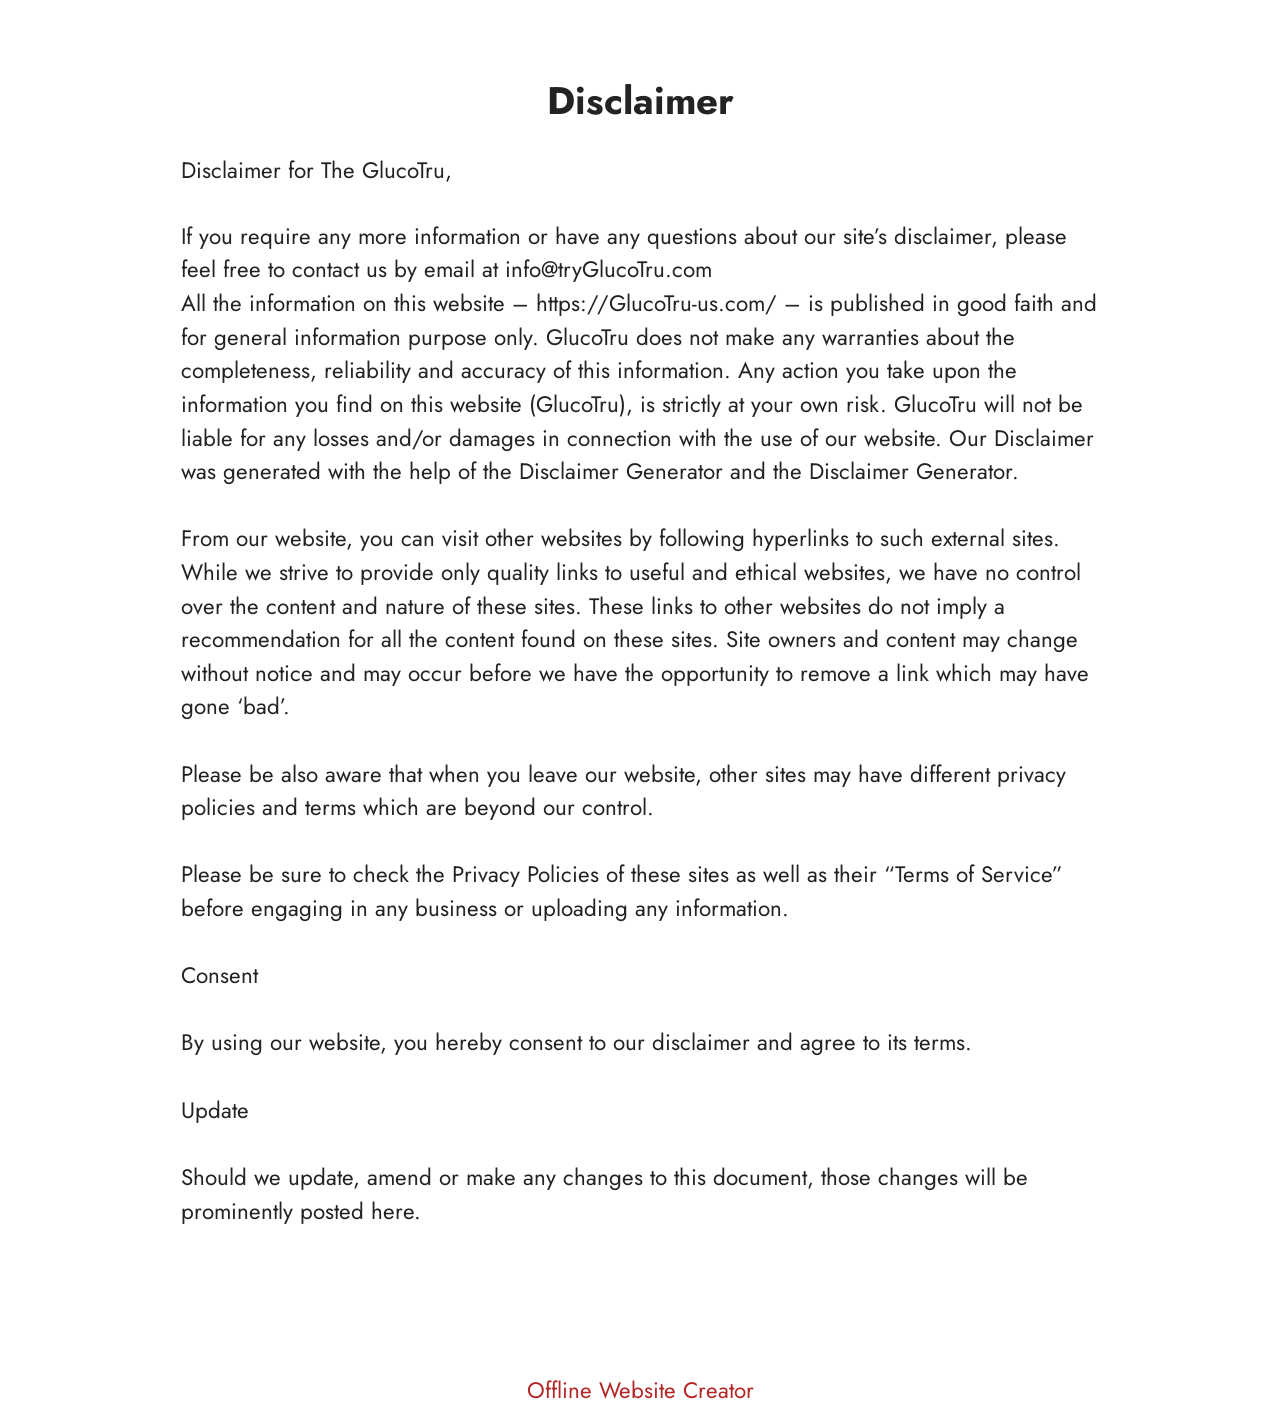
<file: Disclaimer.html>
<!DOCTYPE html>
<html  lang="en">
<head>
  <!-- Site made with Mobirise Website Builder v6.1.12, https://mobirise.com -->
  <meta charset="UTF-8">
  <meta http-equiv="X-UA-Compatible" content="IE=edge">
  <meta name="generator" content="Mobirise v6.1.12, mobirise.com">
  <meta name="viewport" content="width=device-width, initial-scale=1, minimum-scale=1">
  <link rel="shortcut icon" href="assets/images/prod-3-bottle-128x182.png" type="image/x-icon">
  <meta name="description" content="Disclaimer For Glucotru">
  
  
  <title>Disclaimer</title>
  <link rel="stylesheet" href="assets/bootstrap/css/bootstrap.min.css">
  <link rel="stylesheet" href="assets/theme/css/style.css">
  <link rel="preload" href="https://fonts.googleapis.com/css?family=Jost:100,200,300,400,500,600,700,800,900,100i,200i,300i,400i,500i,600i,700i,800i,900i&display=swap" as="style" onload="this.onload=null;this.rel='stylesheet'">
  <noscript><link rel="stylesheet" href="https://fonts.googleapis.com/css?family=Jost:100,200,300,400,500,600,700,800,900,100i,200i,300i,400i,500i,600i,700i,800i,900i&display=swap"></noscript>
  <link rel="preload" as="style" href="assets/mobirise/css/mbr-additional.css?v=4ilkCD"><link rel="stylesheet" href="assets/mobirise/css/mbr-additional.css?v=4ilkCD" type="text/css">

  
  
  
</head>
<body>
  
  <section data-bs-version="5.1" class="content5 cid-tBuMj9hDkk" id="content5-1y">
    
    <div class="container">
        <div class="row justify-content-center">
            <div class="col-md-12 col-lg-10">
                <h3 class="mbr-section-title mbr-fonts-style mb-4 display-2">
                    <strong>Disclaimer</strong>
                </h3>
                <h4 class="mbr-section-subtitle mbr-fonts-style mb-4 display-5">Disclaimer for The GlucoTru,</h4>
                <p class="mbr-text mbr-fonts-style display-7">If you require any more information or have any questions about our site’s disclaimer, please feel free to contact us by email at info@tryGlucoTru.com
<br>All the information on this website – https://GlucoTru-us.com/ – is published in good faith and for general information purpose only. GlucoTru does not make any warranties about the completeness, reliability and accuracy of this information. Any action you take upon the information you find on this website (GlucoTru), is strictly at your own risk. GlucoTru will not be liable for any losses and/or damages in connection with the use of our website. Our Disclaimer was generated with the help of the Disclaimer Generator and the Disclaimer Generator.
<br>
<br>From our website, you can visit other websites by following hyperlinks to such external sites. While we strive to provide only quality links to useful and ethical websites, we have no control over the content and nature of these sites. These links to other websites do not imply a recommendation for all the content found on these sites. Site owners and content may change without notice and may occur before we have the opportunity to remove a link which may have gone ‘bad’.
<br>
<br>Please be also aware that when you leave our website, other sites may have different privacy policies and terms which are beyond our control.
<br>
<br>Please be sure to check the Privacy Policies of these sites as well as their “Terms of Service” before engaging in any business or uploading any information.
<br>
<br>Consent
<br>
<br>By using our website, you hereby consent to our disclaimer and agree to its terms.
<br>
<br>Update
<br>
<br>Should we update, amend or make any changes to this document, those changes will be prominently posted here.<br><br></p>
            </div>
        </div>
    </div>
</section><section class="display-7" style="padding: 0;align-items: center;justify-content: center;flex-wrap: wrap;    align-content: center;display: flex;position: relative;height: 4rem;"><a href="https://mobiri.se/4815952" style="flex: 1 1;height: 4rem;position: absolute;width: 100%;z-index: 1;"><img alt="" style="height: 4rem;" src="[data-uri]"></a><p style="margin: 0;text-align: center;" class="display-7">&#8204;</p><a style="z-index:1" href="https://mobirise.com/offline-website-builder.html">Offline Website Creator</a></section><script src="assets/bootstrap/js/bootstrap.bundle.min.js"></script>  <script src="assets/smoothscroll/smooth-scroll.js"></script>  <script src="assets/ytplayer/index.js"></script>  <script src="assets/theme/js/script.js"></script>  
  
  
</body>
</html>
</file>
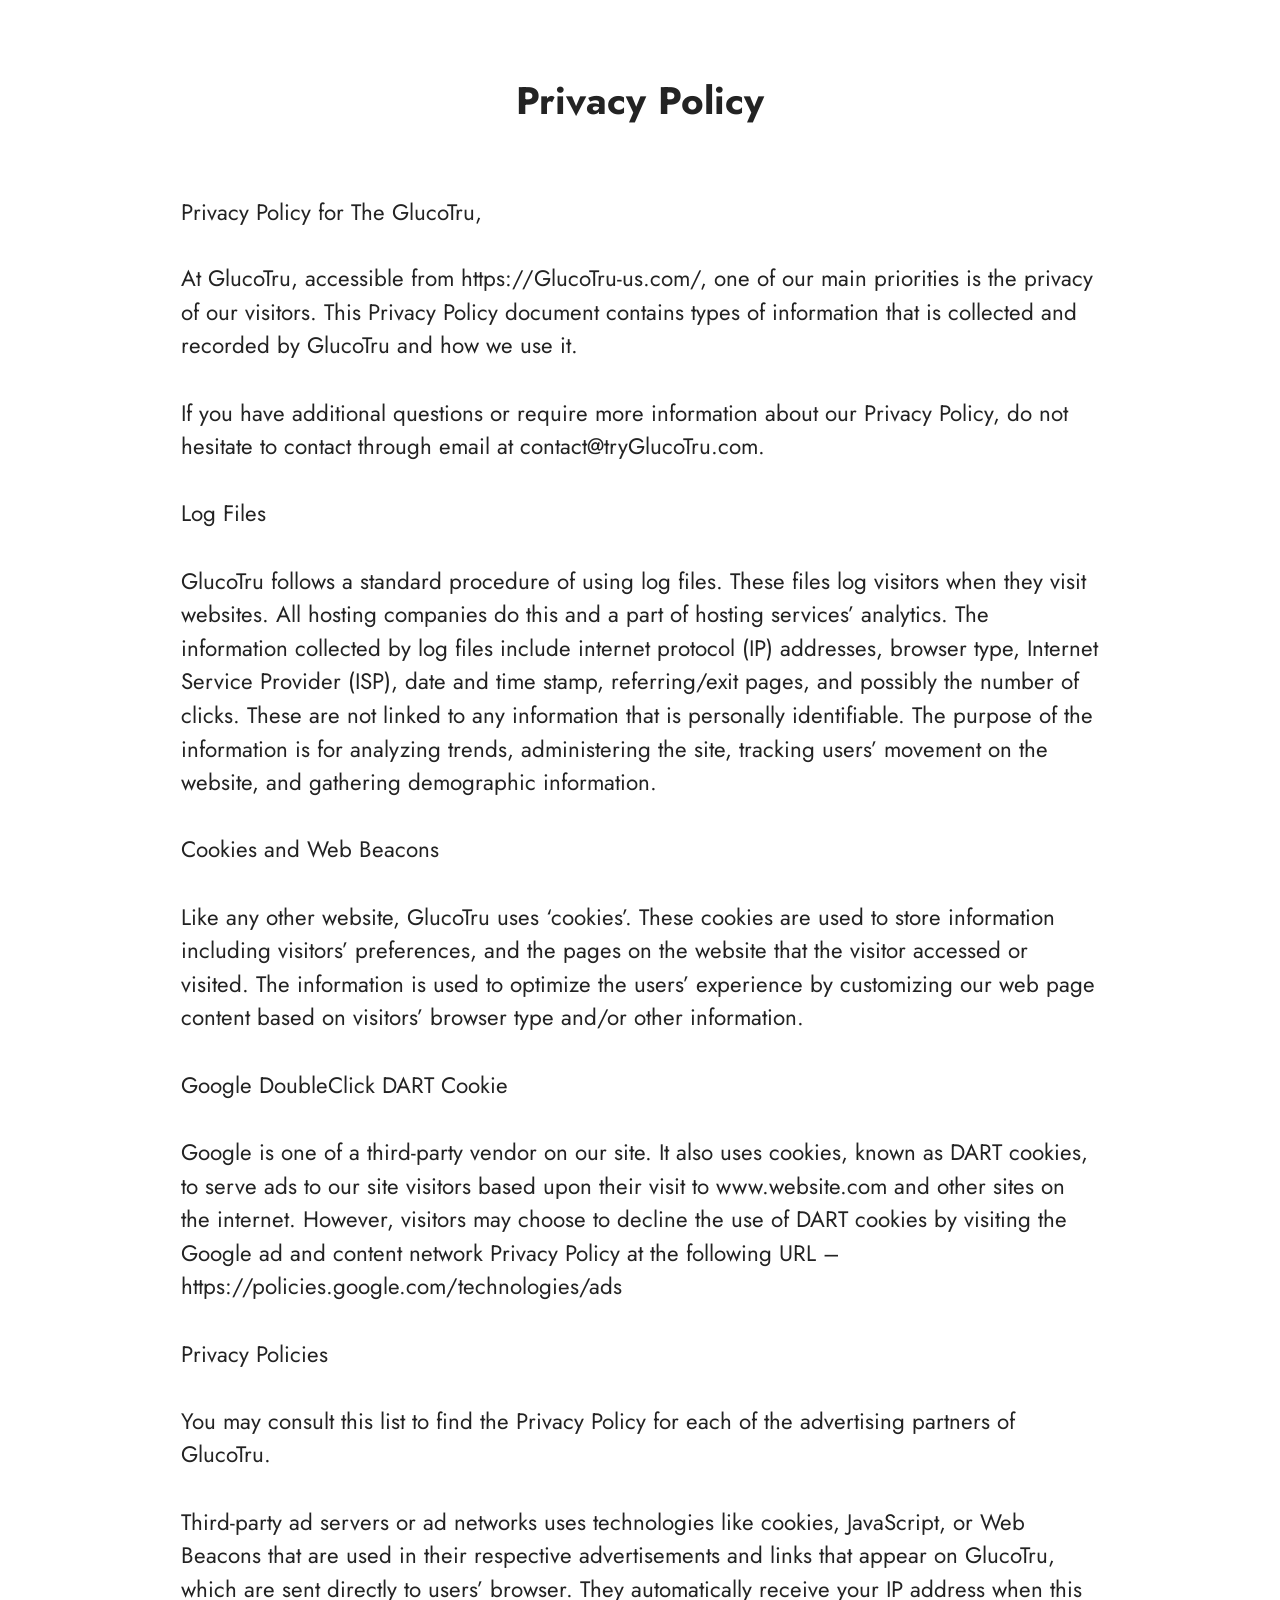
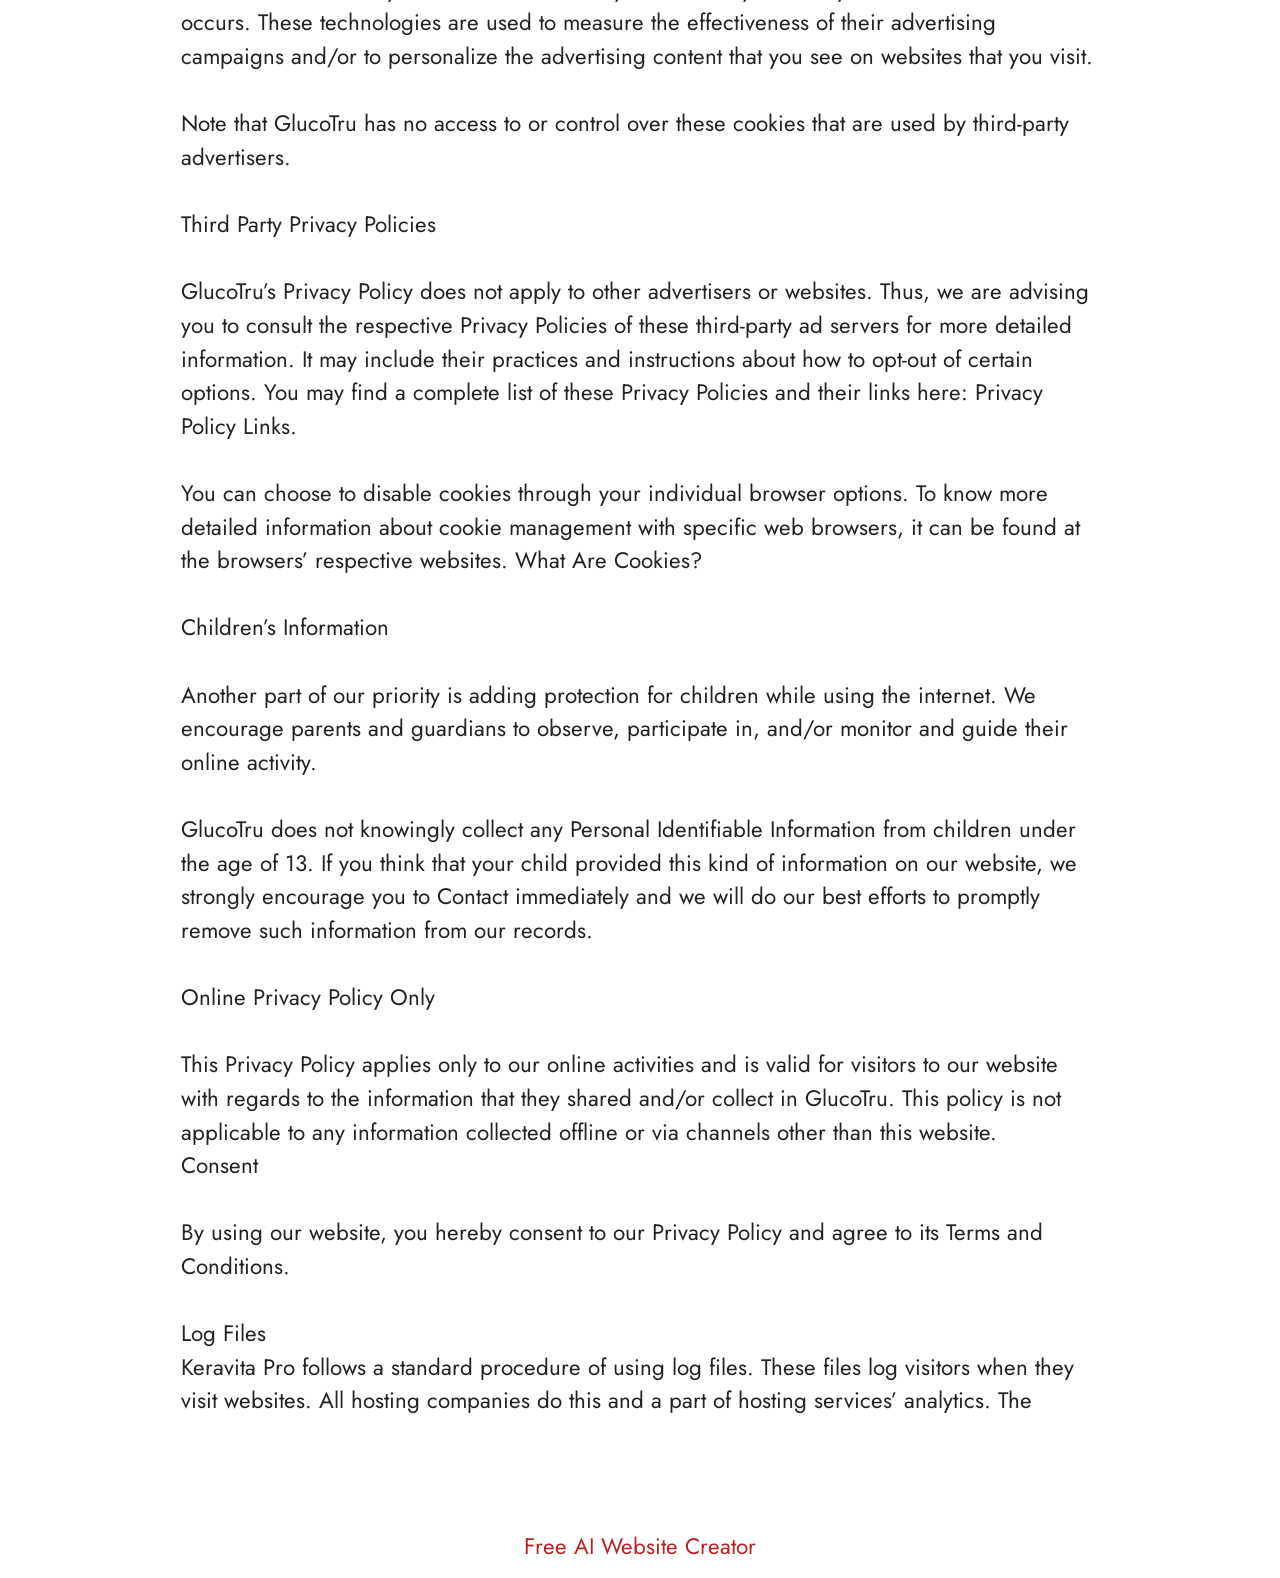
<file: privacy-policy.html>
<!DOCTYPE html>
<html  lang="en">
<head>
  <!-- Site made with Mobirise Website Builder v6.1.12, https://mobirise.com -->
  <meta charset="UTF-8">
  <meta http-equiv="X-UA-Compatible" content="IE=edge">
  <meta name="generator" content="Mobirise v6.1.12, mobirise.com">
  <meta name="viewport" content="width=device-width, initial-scale=1, minimum-scale=1">
  <link rel="shortcut icon" href="assets/images/prod-3-bottle-128x182.png" type="image/x-icon">
  <meta name="description" content="Privacy Policy For Glucotru">
  
  
  <title>Privacy Policy</title>
  <link rel="stylesheet" href="assets/bootstrap/css/bootstrap.min.css">
  <link rel="stylesheet" href="assets/theme/css/style.css">
  <link rel="preload" href="https://fonts.googleapis.com/css?family=Jost:100,200,300,400,500,600,700,800,900,100i,200i,300i,400i,500i,600i,700i,800i,900i&display=swap" as="style" onload="this.onload=null;this.rel='stylesheet'">
  <noscript><link rel="stylesheet" href="https://fonts.googleapis.com/css?family=Jost:100,200,300,400,500,600,700,800,900,100i,200i,300i,400i,500i,600i,700i,800i,900i&display=swap"></noscript>
  <link rel="preload" as="style" href="assets/mobirise/css/mbr-additional.css?v=KwHZGP"><link rel="stylesheet" href="assets/mobirise/css/mbr-additional.css?v=KwHZGP" type="text/css">

  
  
  
</head>
<body>
  
  <section data-bs-version="5.1" class="content5 cid-tBuMPzdHFY" id="content5-1z">
    
    <div class="container">
        <div class="row justify-content-center">
            <div class="col-md-12 col-lg-10">
                <h3 class="mbr-section-title mbr-fonts-style mb-4 display-2"><strong>Privacy Policy
</strong><div><strong><br></strong></div></h3>
                <h4 class="mbr-section-subtitle mbr-fonts-style mb-4 display-5">Privacy Policy for The GlucoTru,</h4>
                <p class="mbr-text mbr-fonts-style display-7">At GlucoTru, accessible from https://GlucoTru-us.com/, one of our main priorities is the privacy of our visitors. This Privacy Policy document contains types of information that is collected and recorded by GlucoTru and how we use it.
<br>
<br>If you have additional questions or require more information about our Privacy Policy, do not hesitate to contact through email at contact@tryGlucoTru.com.
<br>
<br>Log Files
<br>
<br>GlucoTru follows a standard procedure of using log files. These files log visitors when they visit websites. All hosting companies do this and a part of hosting services’ analytics. The information collected by log files include internet protocol (IP) addresses, browser type, Internet Service Provider (ISP), date and time stamp, referring/exit pages, and possibly the number of clicks. These are not linked to any information that is personally identifiable. The purpose of the information is for analyzing trends, administering the site, tracking users’ movement on the website, and gathering demographic information.
<br>
<br>Cookies and Web Beacons
<br>
<br>Like any other website, GlucoTru uses ‘cookies’. These cookies are used to store information including visitors’ preferences, and the pages on the website that the visitor accessed or visited. The information is used to optimize the users’ experience by customizing our web page content based on visitors’ browser type and/or other information.
<br>
<br>Google DoubleClick DART Cookie
<br>
<br>Google is one of a third-party vendor on our site. It also uses cookies, known as DART cookies, to serve ads to our site visitors based upon their visit to www.website.com and other sites on the internet. However, visitors may choose to decline the use of DART cookies by visiting the Google ad and content network Privacy Policy at the following URL – https://policies.google.com/technologies/ads
<br>
<br>Privacy Policies
<br>
<br>You may consult this list to find the Privacy Policy for each of the advertising partners of GlucoTru.
<br>
<br>Third-party ad servers or ad networks uses technologies like cookies, JavaScript, or Web Beacons that are used in their respective advertisements and links that appear on GlucoTru, which are sent directly to users’ browser. They automatically receive your IP address when this occurs. These technologies are used to measure the effectiveness of their advertising campaigns and/or to personalize the advertising content that you see on websites that you visit.
<br>
<br>Note that GlucoTru has no access to or control over these cookies that are used by third-party advertisers.
<br>
<br>Third Party Privacy Policies
<br>
<br>GlucoTru’s Privacy Policy does not apply to other advertisers or websites. Thus, we are advising you to consult the respective Privacy Policies of these third-party ad servers for more detailed information. It may include their practices and instructions about how to opt-out of certain options. You may find a complete list of these Privacy Policies and their links here: Privacy Policy Links.
<br>
<br>You can choose to disable cookies through your individual browser options. To know more detailed information about cookie management with specific web browsers, it can be found at the browsers’ respective websites. What Are Cookies?
<br>
<br>Children’s Information
<br>
<br>Another part of our priority is adding protection for children while using the internet. We encourage parents and guardians to observe, participate in, and/or monitor and guide their online activity.
<br>
<br>GlucoTru does not knowingly collect any Personal Identifiable Information from children under the age of 13. If you think that your child provided this kind of information on our website, we strongly encourage you to Contact immediately and we will do our best efforts to promptly remove such information from our records.
<br>
<br>Online Privacy Policy Only
<br>
<br>This Privacy Policy applies only to our online activities and is valid for visitors to our website with regards to the information that they shared and/or collect in GlucoTru. This policy is not applicable to any information collected offline or via channels other than this website.
<br>Consent
<br>
<br>By using our website, you hereby consent to our Privacy Policy and agree to its Terms and Conditions.<br>
<br>Log Files
<br>Keravita Pro follows a standard procedure of using log files. These files log visitors when they visit websites. All hosting companies do this and a part of hosting services’ analytics. The&nbsp;</p>
            </div>
        </div>
    </div>
</section><section class="display-7" style="padding: 0;align-items: center;justify-content: center;flex-wrap: wrap;    align-content: center;display: flex;position: relative;height: 4rem;"><a href="https://mobiri.se/4815952" style="flex: 1 1;height: 4rem;position: absolute;width: 100%;z-index: 1;"><img alt="" style="height: 4rem;" src="[data-uri]"></a><p style="margin: 0;text-align: center;" class="display-7">&#8204;</p><a style="z-index:1" href="https://mobirise.com/builder/ai-website-creator.html">Free AI Website Creator</a></section><script src="assets/bootstrap/js/bootstrap.bundle.min.js"></script>  <script src="assets/smoothscroll/smooth-scroll.js"></script>  <script src="assets/ytplayer/index.js"></script>  <script src="assets/theme/js/script.js"></script>  
  
  
</body>
</html>
</file>
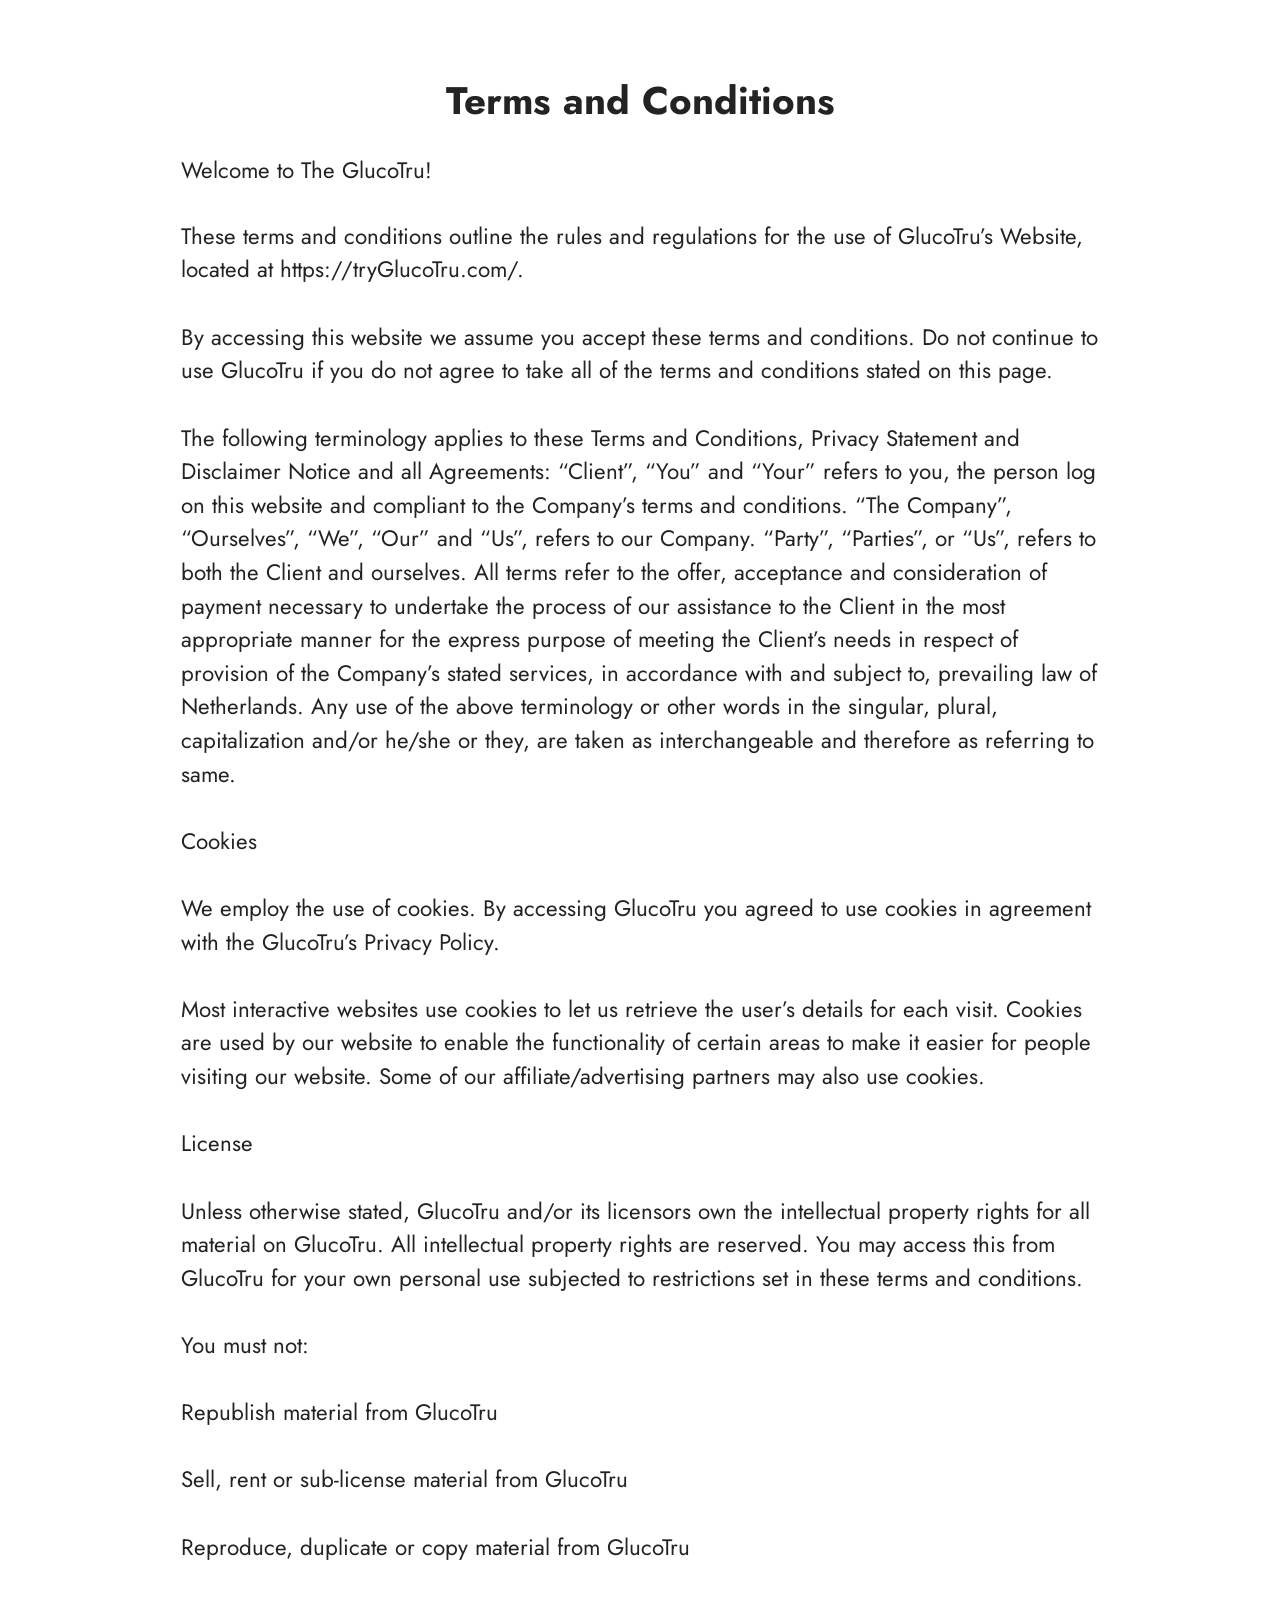
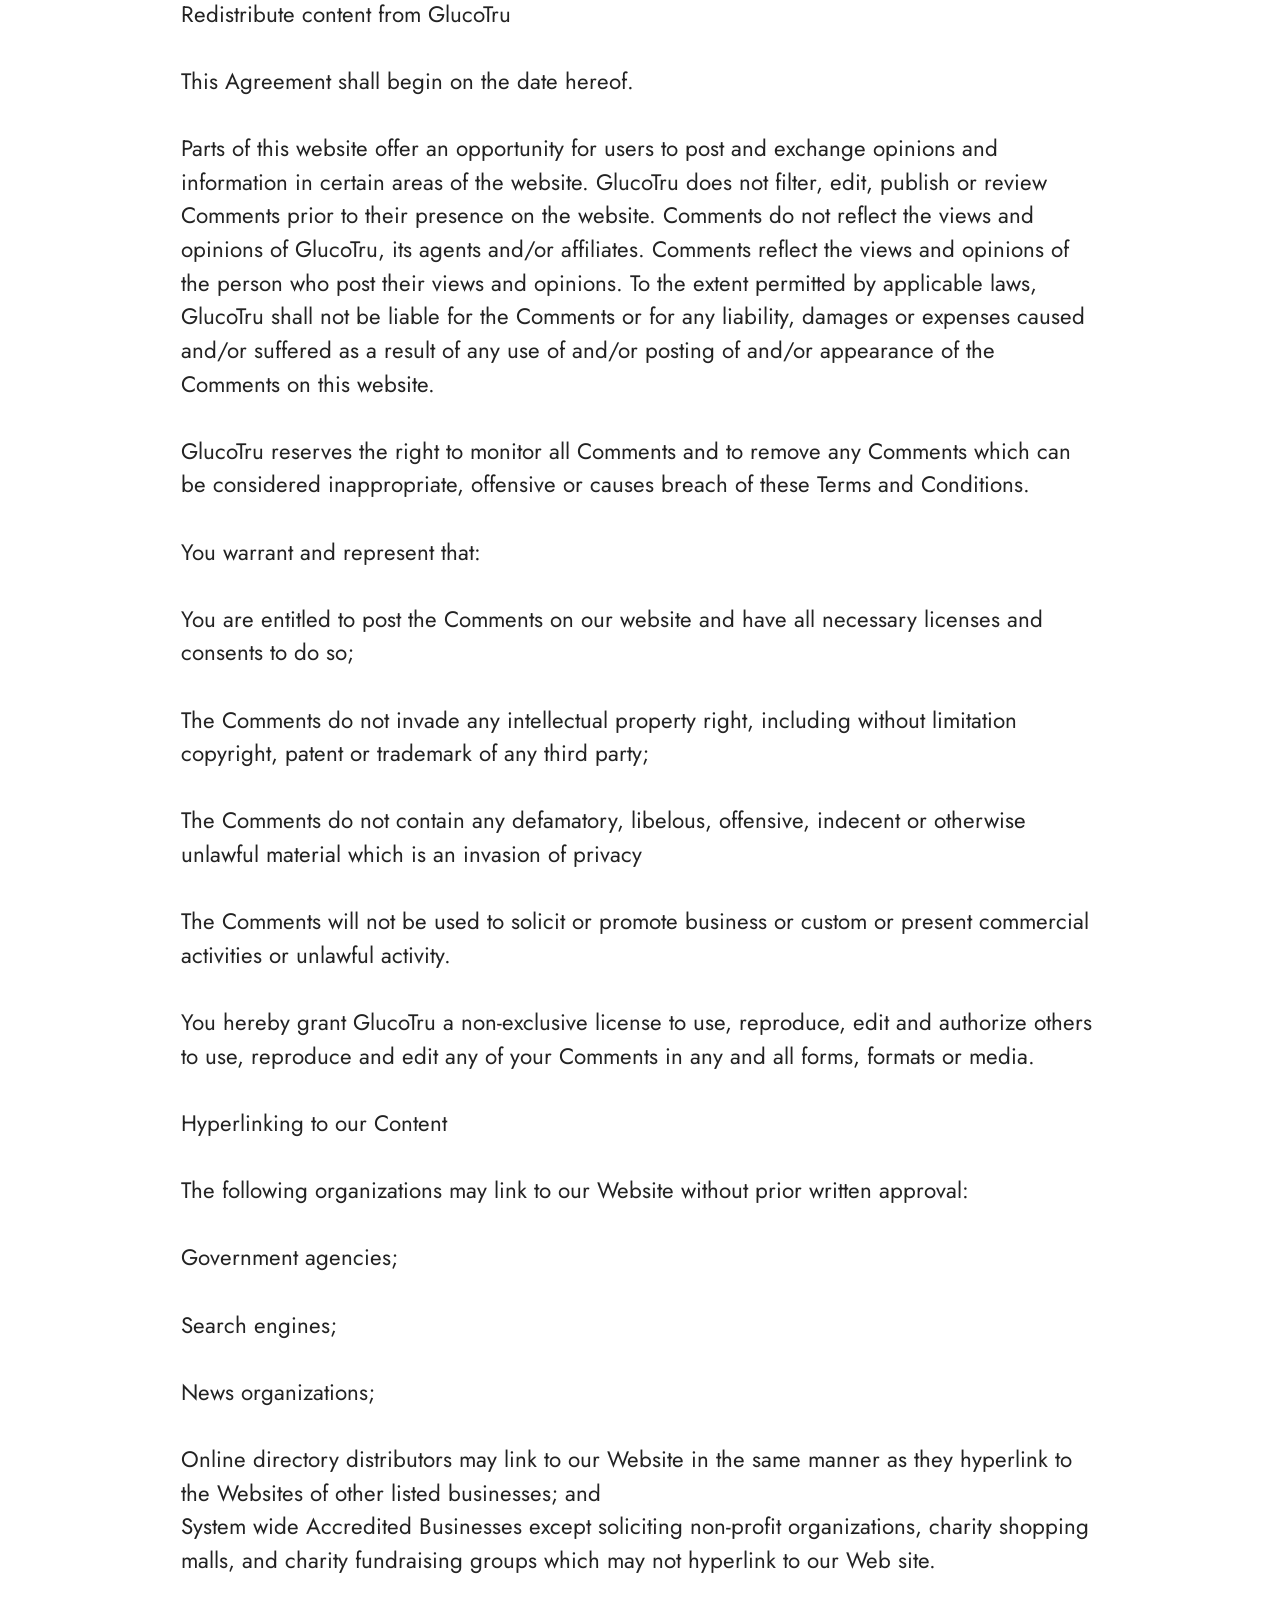
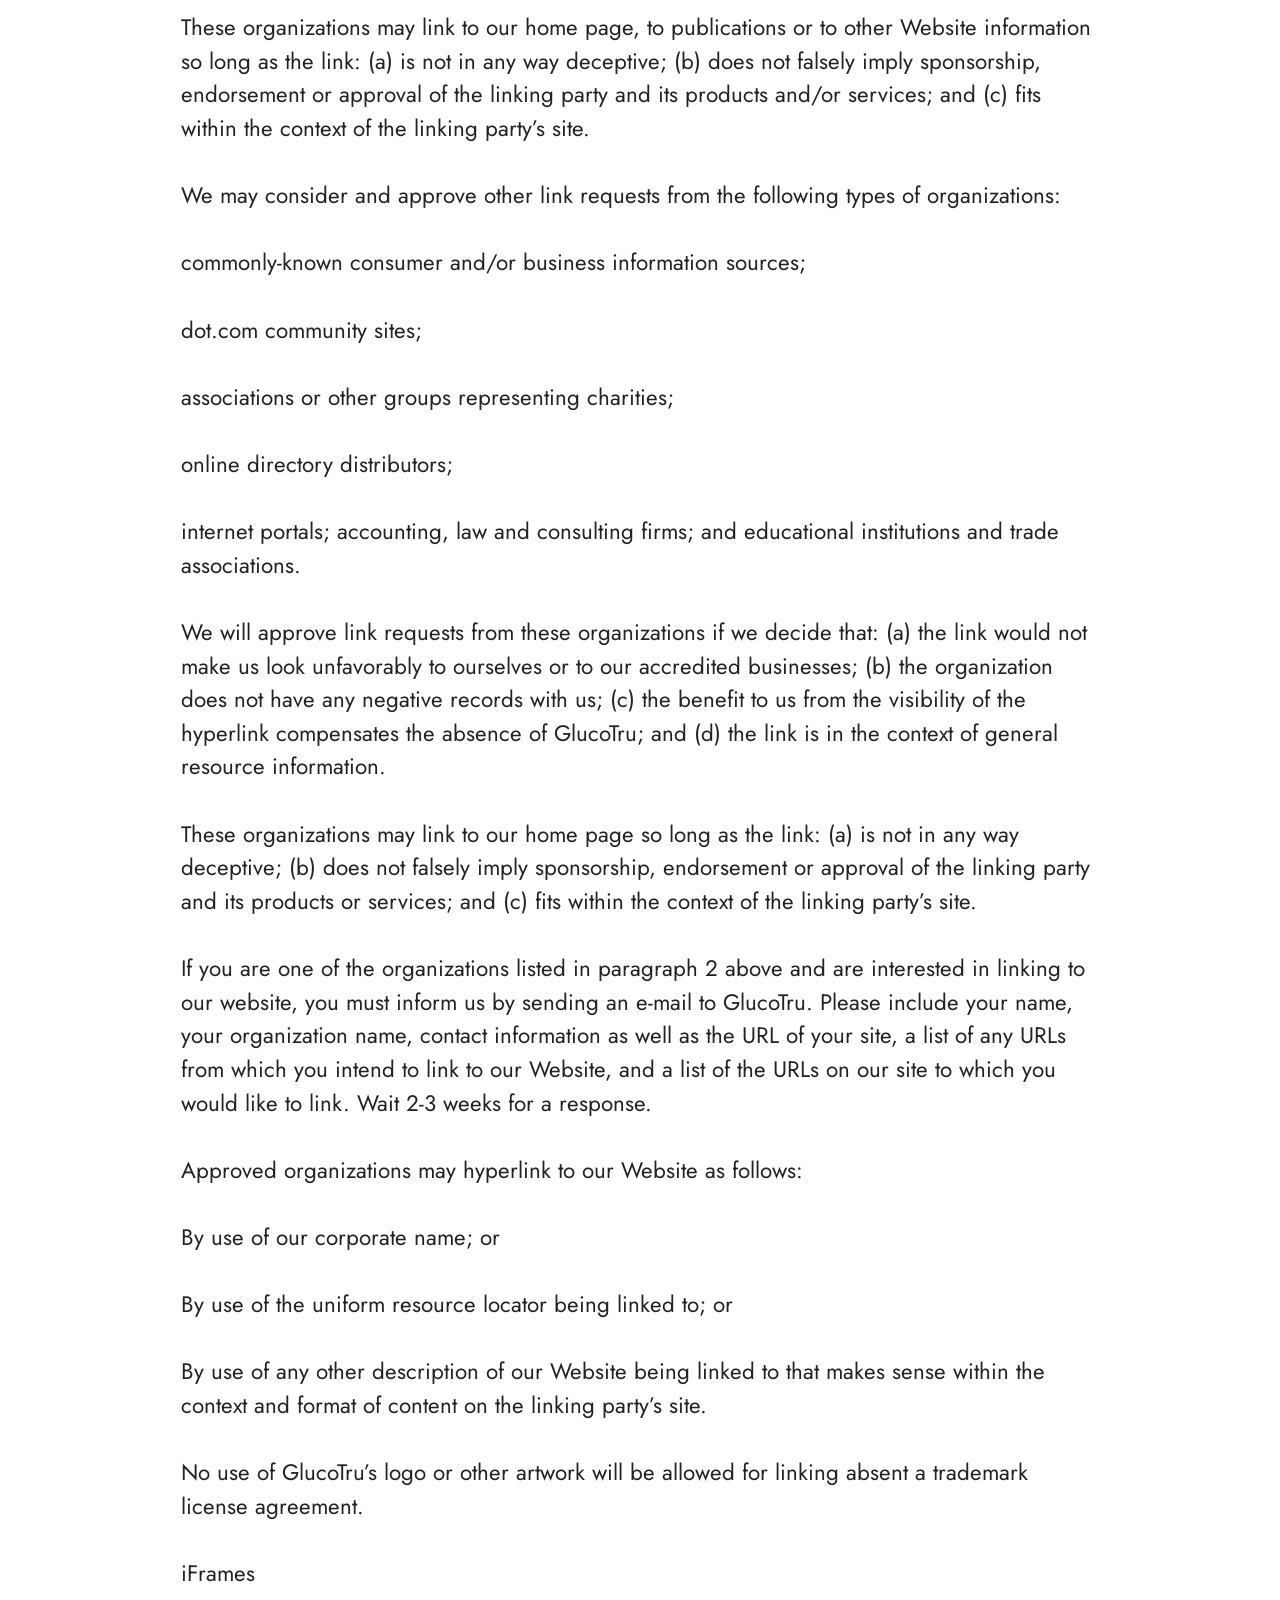
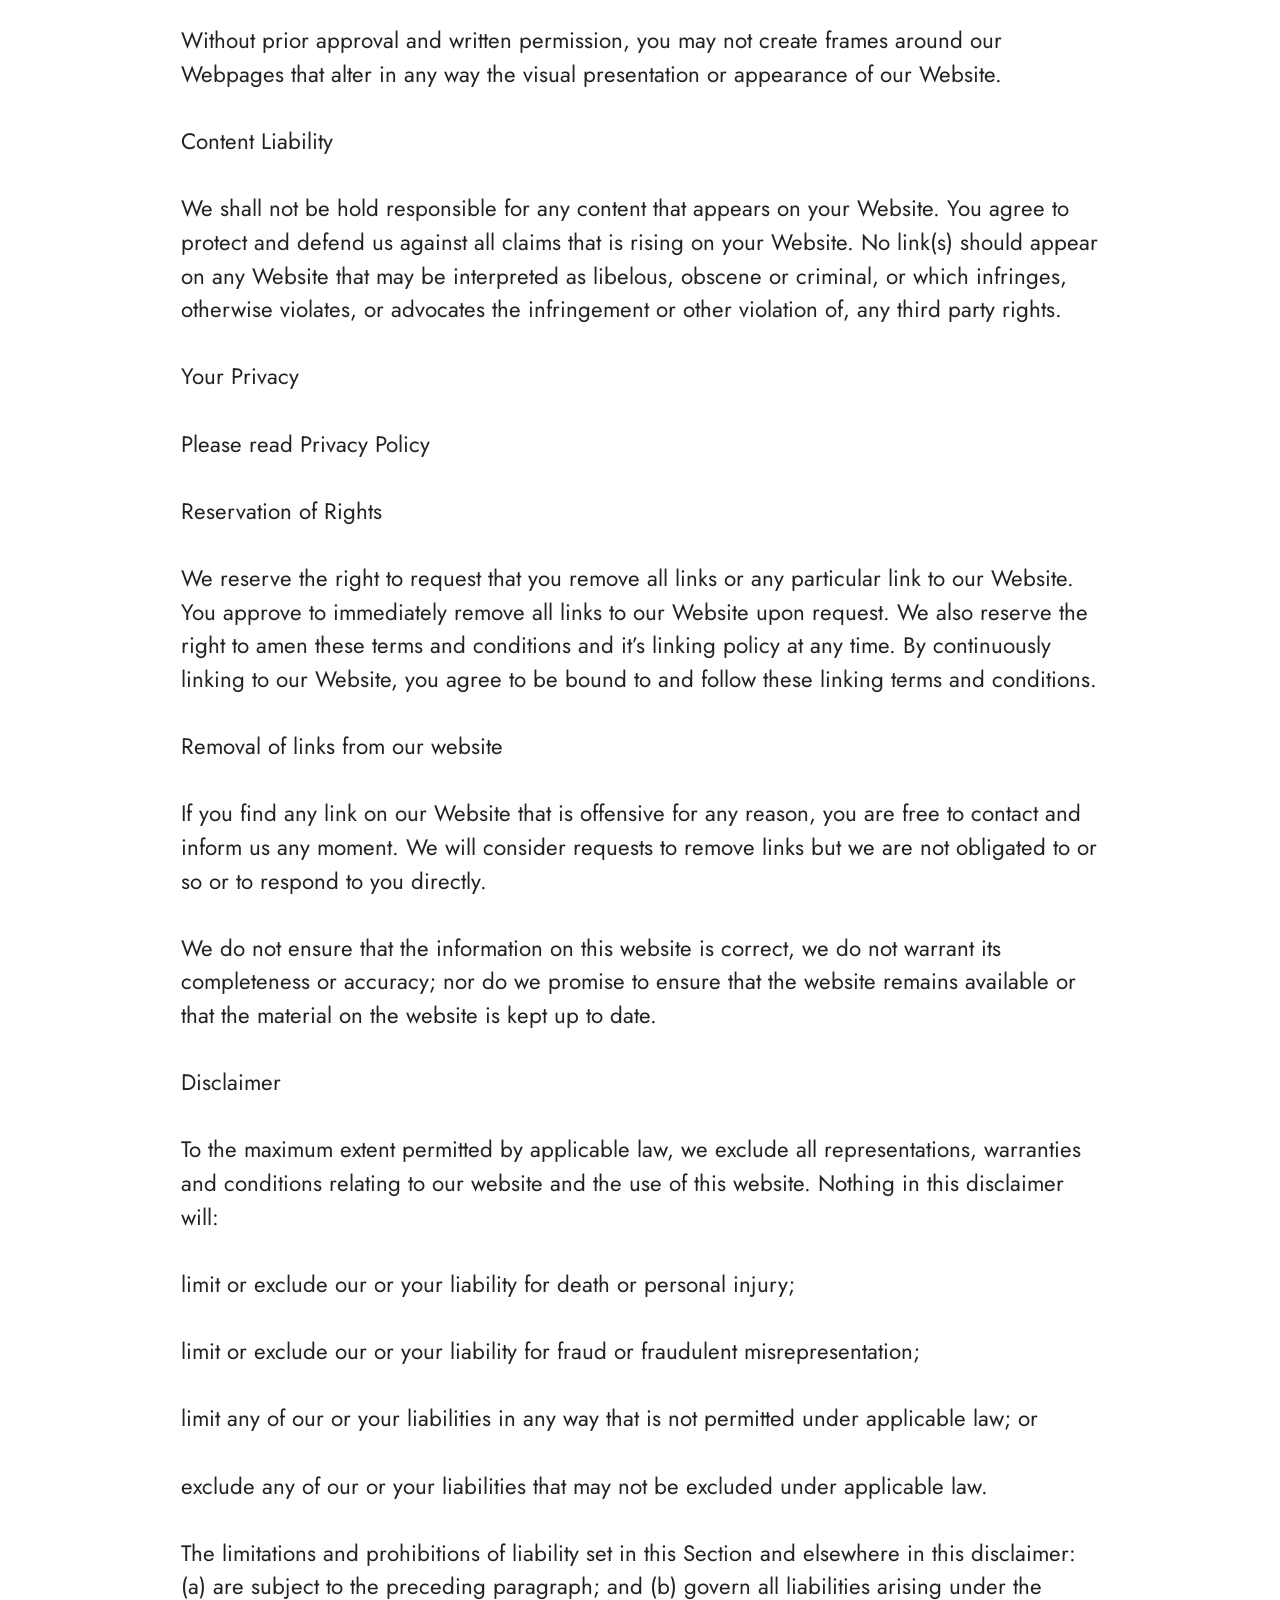
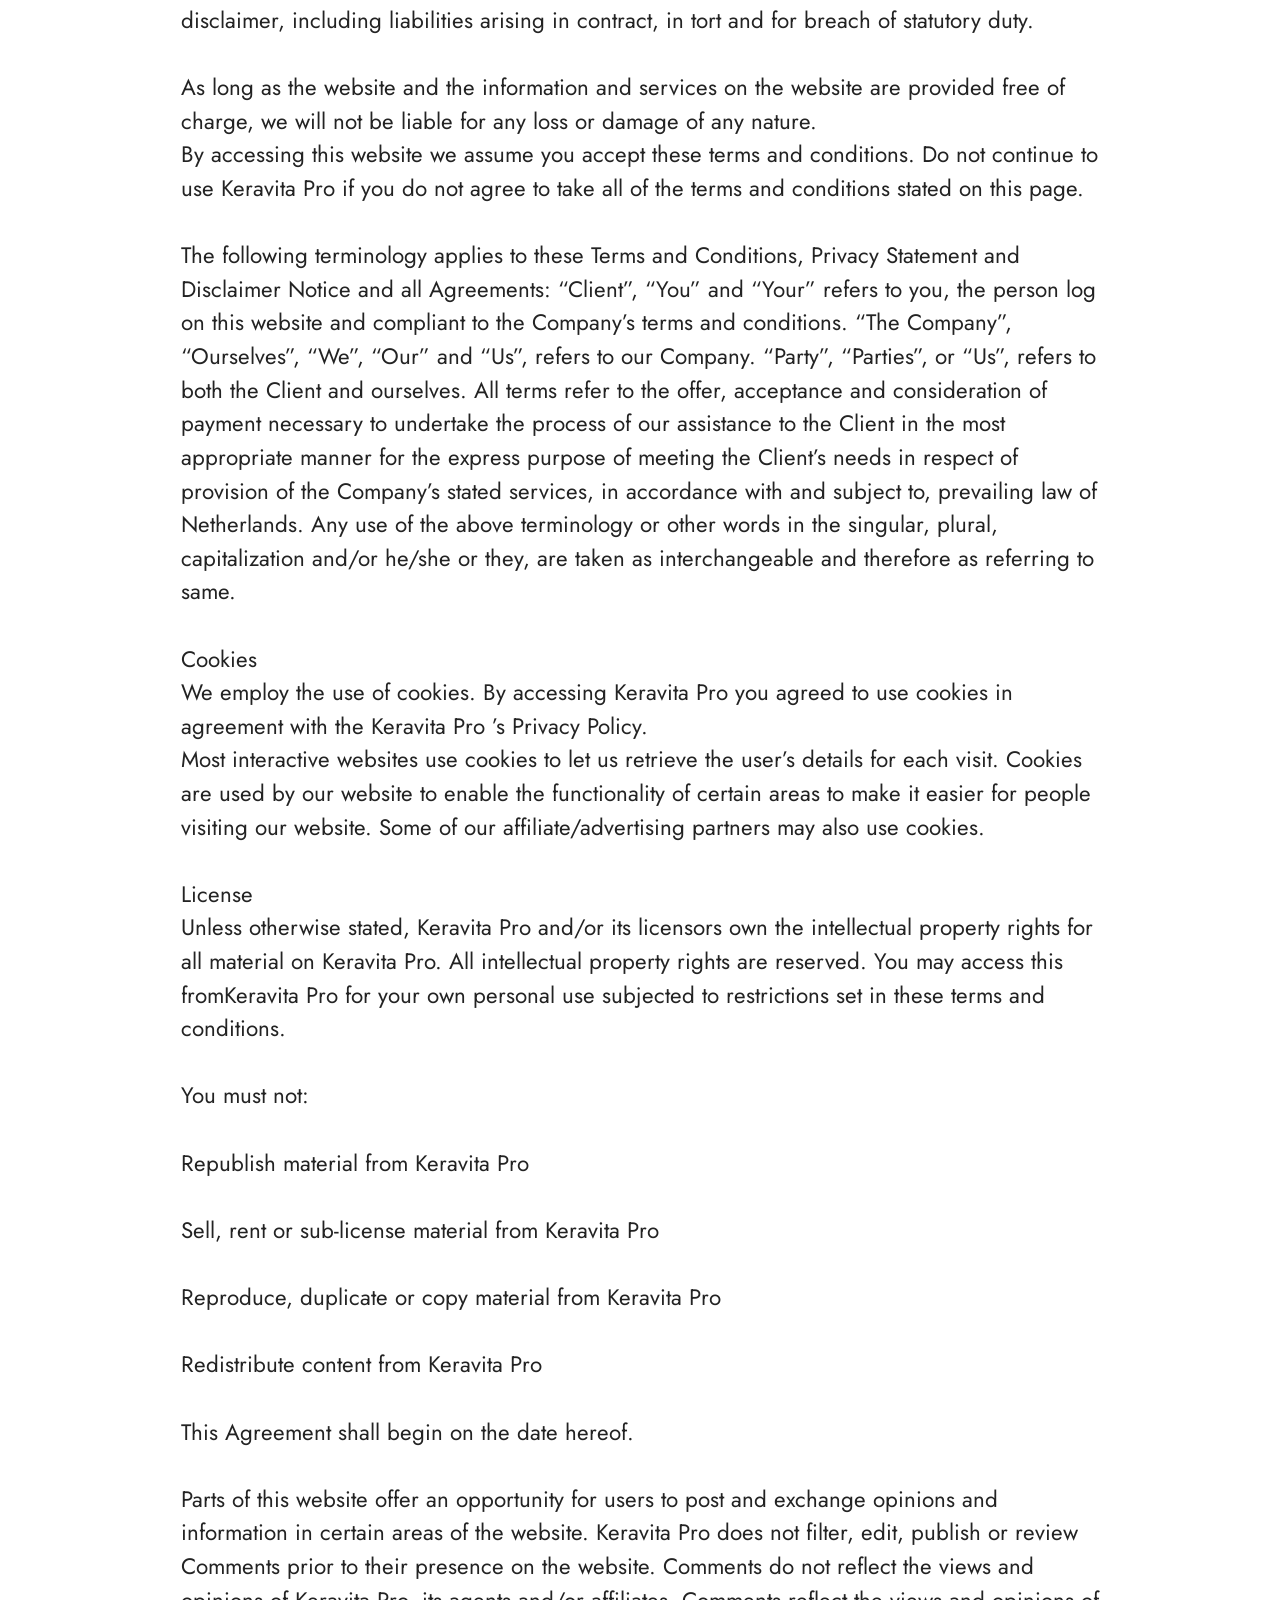
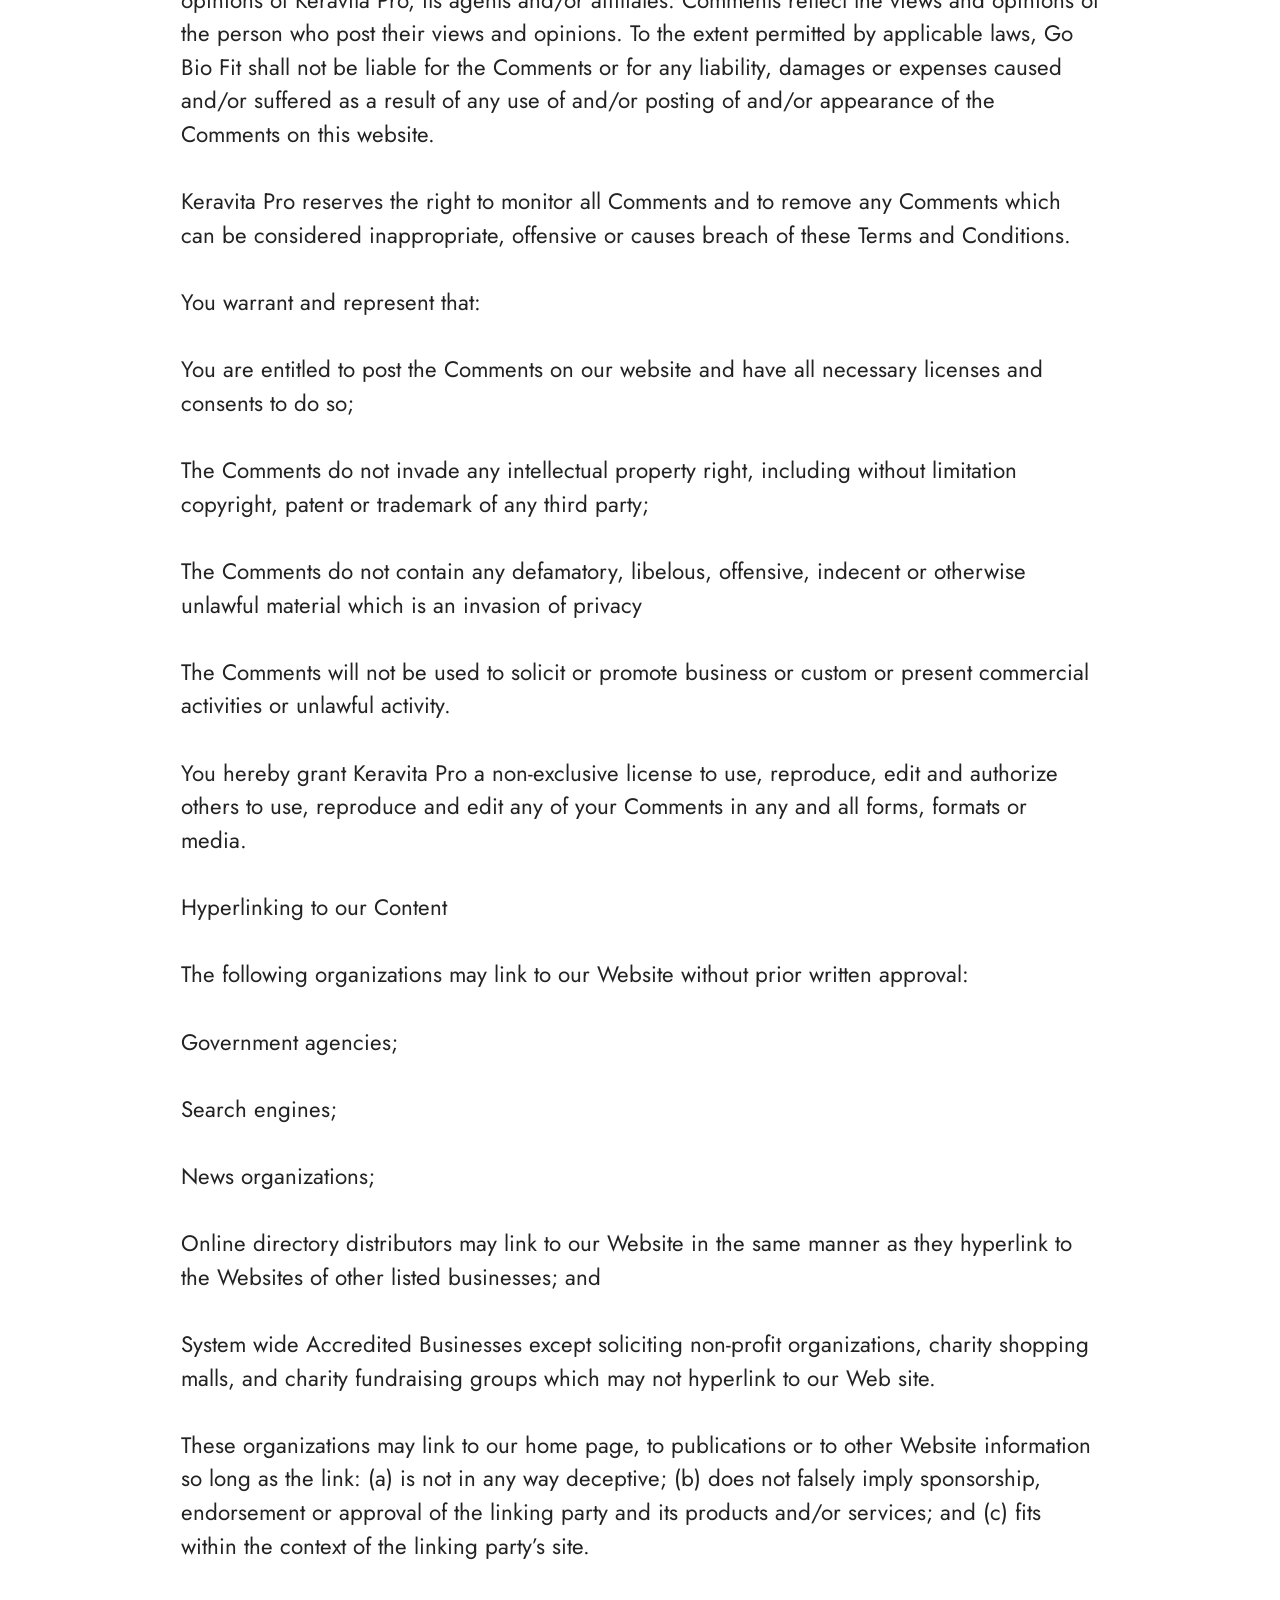
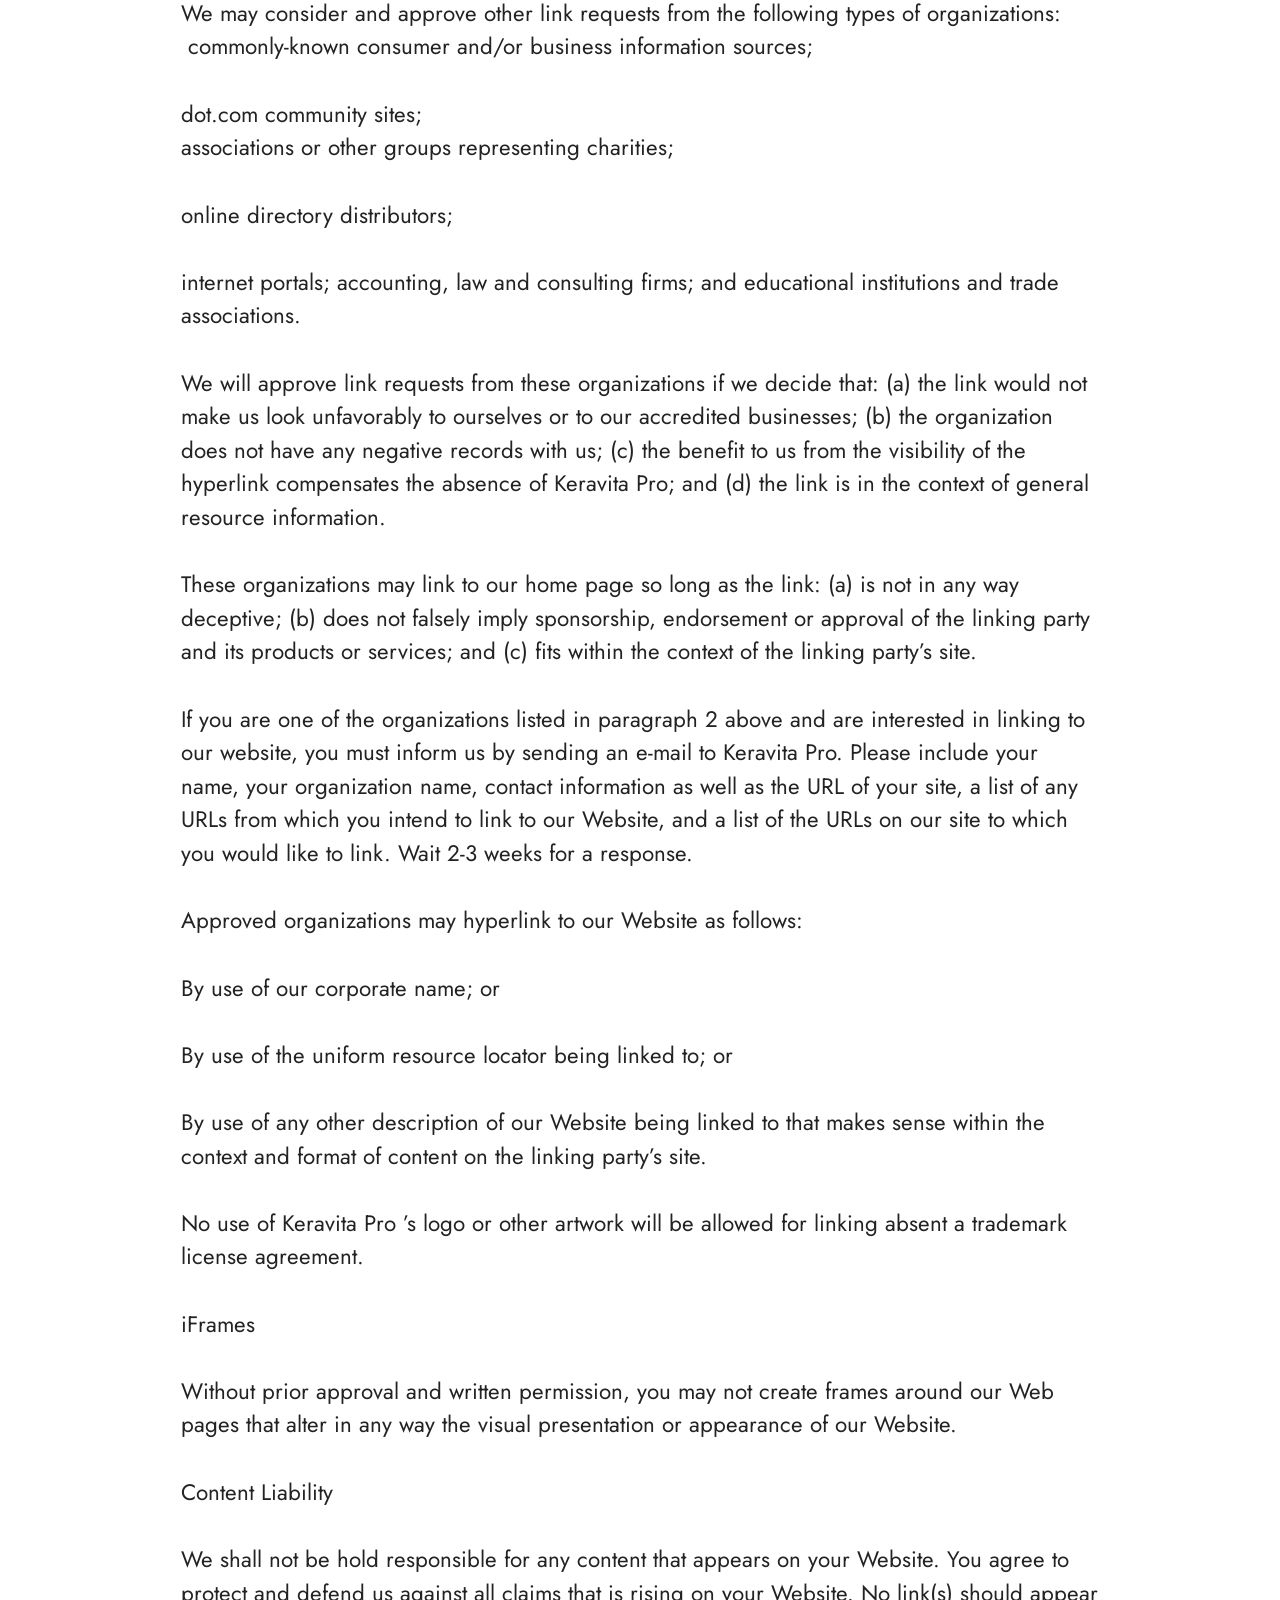
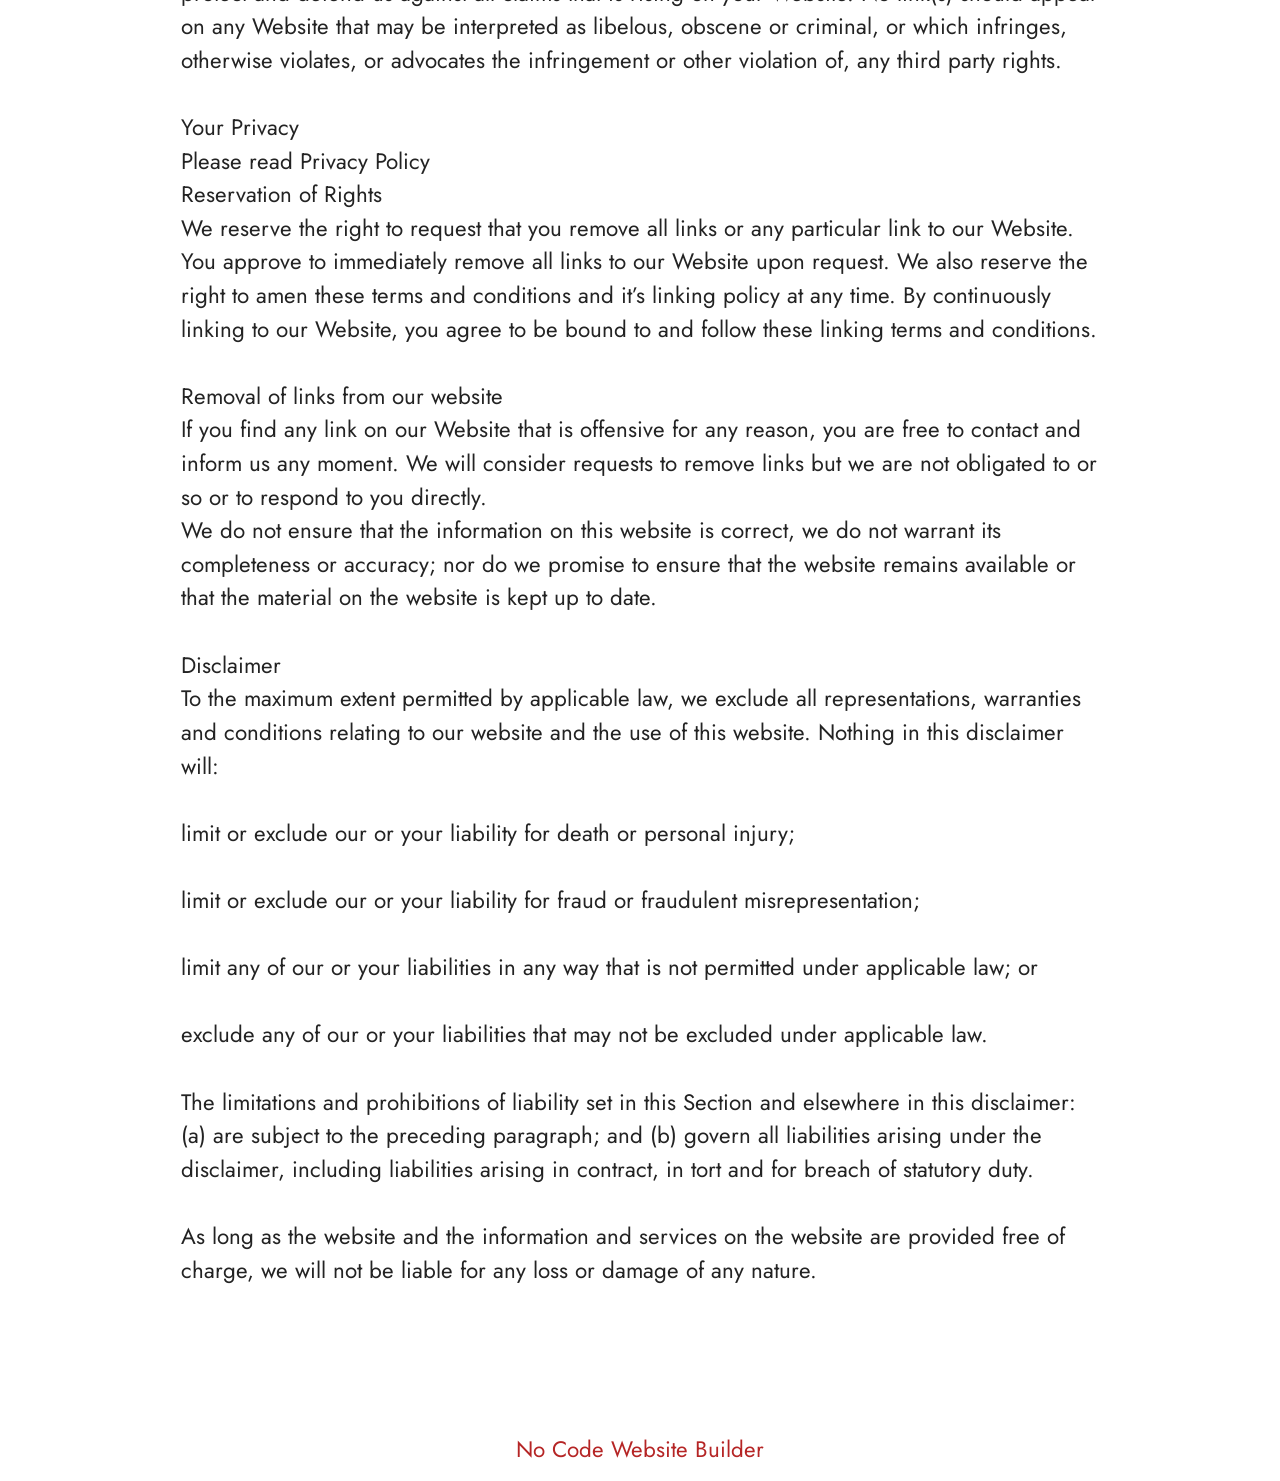
<file: Terms.html>
<!DOCTYPE html>
<html  lang="en">
<head>
  <!-- Site made with Mobirise Website Builder v6.1.12, https://mobirise.com -->
  <meta charset="UTF-8">
  <meta http-equiv="X-UA-Compatible" content="IE=edge">
  <meta name="generator" content="Mobirise v6.1.12, mobirise.com">
  <meta name="viewport" content="width=device-width, initial-scale=1, minimum-scale=1">
  <link rel="shortcut icon" href="assets/images/prod-3-bottle-128x182.png" type="image/x-icon">
  <meta name="description" content="Terms For Glucotru">
  
  
  <title>Terms</title>
  <link rel="stylesheet" href="assets/bootstrap/css/bootstrap.min.css">
  <link rel="stylesheet" href="assets/theme/css/style.css">
  <link rel="preload" href="https://fonts.googleapis.com/css?family=Jost:100,200,300,400,500,600,700,800,900,100i,200i,300i,400i,500i,600i,700i,800i,900i&display=swap" as="style" onload="this.onload=null;this.rel='stylesheet'">
  <noscript><link rel="stylesheet" href="https://fonts.googleapis.com/css?family=Jost:100,200,300,400,500,600,700,800,900,100i,200i,300i,400i,500i,600i,700i,800i,900i&display=swap"></noscript>
  <link rel="preload" as="style" href="assets/mobirise/css/mbr-additional.css?v=MiovlI"><link rel="stylesheet" href="assets/mobirise/css/mbr-additional.css?v=MiovlI" type="text/css">

  
  
  
</head>
<body>
  
  <section data-bs-version="5.1" class="content5 cid-tBuOj1XZ1f" id="content5-20">
    
    <div class="container">
        <div class="row justify-content-center">
            <div class="col-md-12 col-lg-10">
                <h3 class="mbr-section-title mbr-fonts-style mb-4 display-2"><strong>Terms and Conditions</strong></h3>
                <h4 class="mbr-section-subtitle mbr-fonts-style mb-4 display-5">Welcome to The GlucoTru!</h4>
                <p class="mbr-text mbr-fonts-style display-7">These terms and conditions outline the rules and regulations for the use of GlucoTru’s Website, located at https://tryGlucoTru.com/.
<br>
<br>By accessing this website we assume you accept these terms and conditions. Do not continue to use GlucoTru if you do not agree to take all of the terms and conditions stated on this page.
<br>
<br>The following terminology applies to these Terms and Conditions, Privacy Statement and Disclaimer Notice and all Agreements: “Client”, “You” and “Your” refers to you, the person log on this website and compliant to the Company’s terms and conditions. “The Company”, “Ourselves”, “We”, “Our” and “Us”, refers to our Company. “Party”, “Parties”, or “Us”, refers to both the Client and ourselves. All terms refer to the offer, acceptance and consideration of payment necessary to undertake the process of our assistance to the Client in the most appropriate manner for the express purpose of meeting the Client’s needs in respect of provision of the Company’s stated services, in accordance with and subject to, prevailing law of Netherlands. Any use of the above terminology or other words in the singular, plural, capitalization and/or he/she or they, are taken as interchangeable and therefore as referring to same.
<br>
<br>Cookies
<br>
<br>We employ the use of cookies. By accessing GlucoTru you agreed to use cookies in agreement with the GlucoTru’s Privacy Policy.
<br>
<br>Most interactive websites use cookies to let us retrieve the user’s details for each visit. Cookies are used by our website to enable the functionality of certain areas to make it easier for people visiting our website. Some of our affiliate/advertising partners may also use cookies.
<br>
<br>License
<br>
<br>Unless otherwise stated, GlucoTru and/or its licensors own the intellectual property rights for all material on GlucoTru. All intellectual property rights are reserved. You may access this from GlucoTru for your own personal use subjected to restrictions set in these terms and conditions.
<br>
<br>You must not:
<br>
<br>Republish material from GlucoTru
<br>
<br>Sell, rent or sub-license material from GlucoTru
<br>
<br>Reproduce, duplicate or copy material from GlucoTru
<br>
<br>Redistribute content from GlucoTru
<br>
<br>This Agreement shall begin on the date hereof.
<br>
<br>Parts of this website offer an opportunity for users to post and exchange opinions and information in certain areas of the website. GlucoTru does not filter, edit, publish or review Comments prior to their presence on the website. Comments do not reflect the views and opinions of GlucoTru, its agents and/or affiliates. Comments reflect the views and opinions of the person who post their views and opinions. To the extent permitted by applicable laws, GlucoTru shall not be liable for the Comments or for any liability, damages or expenses caused and/or suffered as a result of any use of and/or posting of and/or appearance of the Comments on this website.
<br>
<br>GlucoTru reserves the right to monitor all Comments and to remove any Comments which can be considered inappropriate, offensive or causes breach of these Terms and Conditions.
<br>
<br>You warrant and represent that:
<br>
<br>You are entitled to post the Comments on our website and have all necessary licenses and consents to do so;
<br>
<br>The Comments do not invade any intellectual property right, including without limitation copyright, patent or trademark of any third party;
<br>
<br>The Comments do not contain any defamatory, libelous, offensive, indecent or otherwise unlawful material which is an invasion of privacy
<br>
<br>The Comments will not be used to solicit or promote business or custom or present commercial activities or unlawful activity.
<br>
<br>You hereby grant GlucoTru a non-exclusive license to use, reproduce, edit and authorize others to use, reproduce and edit any of your Comments in any and all forms, formats or media.
<br>
<br>Hyperlinking to our Content
<br>
<br>The following organizations may link to our Website without prior written approval:
<br>
<br>Government agencies;
<br>
<br>Search engines;
<br>
<br>News organizations;
<br>
<br>Online directory distributors may link to our Website in the same manner as they hyperlink to the Websites of other listed businesses; and
<br>System wide Accredited Businesses except soliciting non-profit organizations, charity shopping malls, and charity fundraising groups which may not hyperlink to our Web site.
<br>
<br>These organizations may link to our home page, to publications or to other Website information so long as the link: (a) is not in any way deceptive; (b) does not falsely imply sponsorship, endorsement or approval of the linking party and its products and/or services; and (c) fits within the context of the linking party’s site.
<br>
<br>We may consider and approve other link requests from the following types of organizations:
<br>
<br>commonly-known consumer and/or business information sources;
<br>
<br>dot.com community sites;
<br>
<br>associations or other groups representing charities;
<br>
<br>online directory distributors;
<br>
<br>internet portals; accounting, law and consulting firms; and educational institutions and trade associations.
<br>
<br>We will approve link requests from these organizations if we decide that: (a) the link would not make us look unfavorably to ourselves or to our accredited businesses; (b) the organization does not have any negative records with us; (c) the benefit to us from the visibility of the hyperlink compensates the absence of GlucoTru; and (d) the link is in the context of general resource information.
<br>
<br>These organizations may link to our home page so long as the link: (a) is not in any way deceptive; (b) does not falsely imply sponsorship, endorsement or approval of the linking party and its products or services; and (c) fits within the context of the linking party’s site.
<br>
<br>If you are one of the organizations listed in paragraph 2 above and are interested in linking to our website, you must inform us by sending an e-mail to GlucoTru. Please include your name, your organization name, contact information as well as the URL of your site, a list of any URLs from which you intend to link to our Website, and a list of the URLs on our site to which you would like to link. Wait 2-3 weeks for a response.
<br>
<br>Approved organizations may hyperlink to our Website as follows:
<br>
<br>By use of our corporate name; or
<br>
<br>By use of the uniform resource locator being linked to; or
<br>
<br>By use of any other description of our Website being linked to that makes sense within the context and format of content on the linking party’s site.
<br>
<br>No use of GlucoTru’s logo or other artwork will be allowed for linking absent a trademark license agreement.
<br>
<br>iFrames
<br>
<br>Without prior approval and written permission, you may not create frames around our Webpages that alter in any way the visual presentation or appearance of our Website.
<br>
<br>Content Liability
<br>
<br>We shall not be hold responsible for any content that appears on your Website. You agree to protect and defend us against all claims that is rising on your Website. No link(s) should appear on any Website that may be interpreted as libelous, obscene or criminal, or which infringes, otherwise violates, or advocates the infringement or other violation of, any third party rights.
<br>
<br>Your Privacy
<br>
<br>Please read Privacy Policy
<br>
<br>Reservation of Rights
<br>
<br>We reserve the right to request that you remove all links or any particular link to our Website. You approve to immediately remove all links to our Website upon request. We also reserve the right to amen these terms and conditions and it’s linking policy at any time. By continuously linking to our Website, you agree to be bound to and follow these linking terms and conditions.
<br>
<br>Removal of links from our website
<br>
<br>If you find any link on our Website that is offensive for any reason, you are free to contact and inform us any moment. We will consider requests to remove links but we are not obligated to or so or to respond to you directly.
<br>
<br>We do not ensure that the information on this website is correct, we do not warrant its completeness or accuracy; nor do we promise to ensure that the website remains available or that the material on the website is kept up to date.
<br>
<br>Disclaimer
<br>
<br>To the maximum extent permitted by applicable law, we exclude all representations, warranties and conditions relating to our website and the use of this website. Nothing in this disclaimer will:
<br>
<br>limit or exclude our or your liability for death or personal injury;
<br>
<br>limit or exclude our or your liability for fraud or fraudulent misrepresentation;
<br>
<br>limit any of our or your liabilities in any way that is not permitted under applicable law; or
<br>
<br>exclude any of our or your liabilities that may not be excluded under applicable law.
<br>
<br>The limitations and prohibitions of liability set in this Section and elsewhere in this disclaimer: (a) are subject to the preceding paragraph; and (b) govern all liabilities arising under the disclaimer, including liabilities arising in contract, in tort and for breach of statutory duty.
<br>
<br>As long as the website and the information and services on the website are provided free of charge, we will not be liable for any loss or damage of any nature.<br>By accessing this website we assume you accept these terms and conditions. Do not continue to use Keravita Pro if you do not agree to take all of the terms and conditions stated on this page.
<br><br>The following terminology applies to these Terms and Conditions, Privacy Statement and Disclaimer Notice and all Agreements: “Client”, “You” and “Your” refers to you, the person log on this website and compliant to the Company’s terms and conditions. “The Company”, “Ourselves”, “We”, “Our” and “Us”, refers to our Company. “Party”, “Parties”, or “Us”, refers to both the Client and ourselves. All terms refer to the offer, acceptance and consideration of payment necessary to undertake the process of our assistance to the Client in the most appropriate manner for the express purpose of meeting the Client’s needs in respect of provision of the Company’s stated services, in accordance with and subject to, prevailing law of Netherlands. Any use of the above terminology or other words in the singular, plural, capitalization and/or he/she or they, are taken as interchangeable and therefore as referring to same.
<br><br>Cookies<br>We employ the use of cookies. By accessing Keravita Pro you agreed to use cookies in agreement with the Keravita Pro ’s Privacy Policy.<br>Most interactive websites use cookies to let us retrieve the user’s details for each visit. Cookies are used by our website to enable the functionality of certain areas to make it easier for people visiting our website. Some of our affiliate/advertising partners may also use cookies.
<br><br>License
<br>Unless otherwise stated, Keravita Pro and/or its licensors own the intellectual property rights for all material on Keravita Pro. All intellectual property rights are reserved. You may access this fromKeravita Pro for your own personal use subjected to restrictions set in these terms and conditions.
<br><br>You must not:
<br><br>Republish material from Keravita Pro
<br>
<br>Sell, rent or sub-license material from Keravita Pro
<br><br>Reproduce, duplicate or copy material from Keravita Pro
<br><br>Redistribute content from Keravita Pro
<br><br>This Agreement shall begin on the date hereof.
<br><br>Parts of this website offer an opportunity for users to post and exchange opinions and information in certain areas of the website. Keravita Pro does not filter, edit, publish or review Comments prior to their presence on the website. Comments do not reflect the views and opinions of Keravita Pro, its agents and/or affiliates. Comments reflect the views and opinions of the person who post their views and opinions. To the extent permitted by applicable laws, Go Bio Fit shall not be liable for the Comments or for any liability, damages or expenses caused and/or suffered as a result of any use of and/or posting of and/or appearance of the Comments on this website.
<br>
<br>Keravita Pro reserves the right to monitor all Comments and to remove any Comments which can be considered inappropriate, offensive or causes breach of these Terms and Conditions.
<br><br>You warrant and represent that:
<br>
<br>You are entitled to post the Comments on our website and have all necessary licenses and consents to do so;<br><br>The Comments do not invade any intellectual property right, including without limitation copyright, patent or trademark of any third party;
<br><br>The Comments do not contain any defamatory, libelous, offensive, indecent or otherwise unlawful material which is an invasion of privacy
<br><br>The Comments will not be used to solicit or promote business or custom or present commercial activities or unlawful activity.
<br><br>You hereby grant Keravita Pro a non-exclusive license to use, reproduce, edit and authorize others to use, reproduce and edit any of your Comments in any and all forms, formats or media.
<br><br>Hyperlinking to our Content
<br><br>The following organizations may link to our Website without prior written approval:
<br><br>Government agencies;
<br>
<br>Search engines;
<br><br>News organizations;
<br><br>Online directory distributors may link to our Website in the same manner as they hyperlink to the Websites of other listed businesses; and
<br><br>System wide Accredited Businesses except soliciting non-profit organizations, charity shopping malls, and charity fundraising groups which may not hyperlink to our Web site.
<br><br>These organizations may link to our home page, to publications or to other Website information so long as the link: (a) is not in any way deceptive; (b) does not falsely imply sponsorship, endorsement or approval of the linking party and its products and/or services; and (c) fits within the context of the linking party’s site.
<br><br>We may consider and approve other link requests from the following types of organizations:
<br>&nbsp;commonly-known consumer and/or business information sources;
<br><br>dot.com community sites;
<br>associations or other groups representing charities;<br><br>online directory distributors;
<br><br>internet portals; accounting, law and consulting firms; and educational institutions and trade associations.
<br>
<br>We will approve link requests from these organizations if we decide that: (a) the link would not make us look unfavorably to ourselves or to our accredited businesses; (b) the organization does not have any negative records with us; (c) the benefit to us from the visibility of the hyperlink compensates the absence of Keravita Pro; and (d) the link is in the context of general resource information.
<br><br>These organizations may link to our home page so long as the link: (a) is not in any way deceptive; (b) does not falsely imply sponsorship, endorsement or approval of the linking party and its products or services; and (c) fits within the context of the linking party’s site.
<br>
<br>If you are one of the organizations listed in paragraph 2 above and are interested in linking to our website, you must inform us by sending an e-mail to Keravita Pro. Please include your name, your organization name, contact information as well as the URL of your site, a list of any URLs from which you intend to link to our Website, and a list of the URLs on our site to which you would like to link. Wait 2-3 weeks for a response.
<br><br>Approved organizations may hyperlink to our Website as follows:
<br><br>By use of our corporate name; or
<br><br>By use of the uniform resource locator being linked to; or
<br><br>By use of any other description of our Website being linked to that makes sense within the context and format of content on the linking party’s site.
<br><br>No use of Keravita Pro ’s logo or other artwork will be allowed for linking absent a trademark license agreement.
<br><br>iFrames
<br><br>Without prior approval and written permission, you may not create frames around our Web pages that alter in any way the visual presentation or appearance of our Website.
<br><br>Content Liability
<br><br>We shall not be hold responsible for any content that appears on your Website. You agree to protect and defend us against all claims that is rising on your Website. No link(s) should appear on any Website that may be interpreted as libelous, obscene or criminal, or which infringes, otherwise violates, or advocates the infringement or other violation of, any third party rights.
<br>
<br>Your Privacy
<br>Please read Privacy Policy<br>Reservation of Rights<br>We reserve the right to request that you remove all links or any particular link to our Website. You approve to immediately remove all links to our Website upon request. We also reserve the right to amen these terms and conditions and it’s linking policy at any time. By continuously linking to our Website, you agree to be bound to and follow these linking terms and conditions.
<br><br>Removal of links from our website<br>If you find any link on our Website that is offensive for any reason, you are free to contact and inform us any moment. We will consider requests to remove links but we are not obligated to or so or to respond to you directly.
<br>We do not ensure that the information on this website is correct, we do not warrant its completeness or accuracy; nor do we promise to ensure that the website remains available or that the material on the website is kept up to date.
<br><br>Disclaimer<br>To the maximum extent permitted by applicable law, we exclude all representations, warranties and conditions relating to our website and the use of this website. Nothing in this disclaimer will:
<br>
<br>limit or exclude our or your liability for death or personal injury;
<br><br>limit or exclude our or your liability for fraud or fraudulent misrepresentation;
<br><br>limit any of our or your liabilities in any way that is not permitted under applicable law; or
<br>
<br>exclude any of our or your liabilities that may not be excluded under applicable law.
<br><br>The limitations and prohibitions of liability set in this Section and elsewhere in this disclaimer: (a) are subject to the preceding paragraph; and (b) govern all liabilities arising under the disclaimer, including liabilities arising in contract, in tort and for breach of statutory duty.
<br>
<br>As long as the website and the information and services on the website are provided free of charge, we will not be liable for any loss or damage of any nature.<br><br></p>
            </div>
        </div>
    </div>
</section><section class="display-7" style="padding: 0;align-items: center;justify-content: center;flex-wrap: wrap;    align-content: center;display: flex;position: relative;height: 4rem;"><a href="https://mobiri.se/4815952" style="flex: 1 1;height: 4rem;position: absolute;width: 100%;z-index: 1;"><img alt="" style="height: 4rem;" src="[data-uri]"></a><p style="margin: 0;text-align: center;" class="display-7">&#8204;</p><a style="z-index:1" href="https://mobirise.com/builder/no-code-website-builder.html">No Code Website Builder</a></section><script src="assets/bootstrap/js/bootstrap.bundle.min.js"></script>  <script src="assets/smoothscroll/smooth-scroll.js"></script>  <script src="assets/ytplayer/index.js"></script>  <script src="assets/theme/js/script.js"></script>  
  
  
</body>
</html>
</file>
<file: assets/web/assets/mobirise-icons2/mobirise2.css>
@font-face {
  font-family: 'Moririse2';
  font-display: swap;
  src:  url('mobirise2.eot?f2bix4');
  src:  url('mobirise2.eot?f2bix4#iefix') format('embedded-opentype'),
    url('mobirise2.woff2?f2bix4') format('woff2'),
    url('mobirise2.woff?f2bix4') format('woff'),
    url('mobirise2.ttf?f2bix4') format('truetype'),
    url('mobirise2.svg?f2bix4#mobirise2') format('svg');
  font-weight: normal;
  font-style: normal;
}

[class^="mobi-"], [class*=" mobi-"] {
  /* use !important to prevent issues with browser extensions that change fonts */
  font-family: 'Moririse2' !important;
  speak: none;
  font-style: normal;
  font-weight: normal;
  font-variant: normal;
  text-transform: none;
  line-height: 1;

  /* Better Font Rendering =========== */
  -webkit-font-smoothing: antialiased;
  -moz-osx-font-smoothing: grayscale;
}

.mobi-mbri-add-submenu:before {
  content: "\e900";
}
.mobi-mbri-alert:before {
  content: "\e901";
}
.mobi-mbri-align-center:before {
  content: "\e902";
}
.mobi-mbri-align-justify:before {
  content: "\e903";
}
.mobi-mbri-align-left:before {
  content: "\e904";
}
.mobi-mbri-align-right:before {
  content: "\e905";
}
.mobi-mbri-android:before {
  content: "\e906";
}
.mobi-mbri-apple:before {
  content: "\e907";
}
.mobi-mbri-arrow-down:before {
  content: "\e908";
}
.mobi-mbri-arrow-next:before {
  content: "\e909";
}
.mobi-mbri-arrow-prev:before {
  content: "\e90a";
}
.mobi-mbri-arrow-up:before {
  content: "\e90b";
}
.mobi-mbri-bold:before {
  content: "\e90c";
}
.mobi-mbri-bookmark:before {
  content: "\e90d";
}
.mobi-mbri-bootstrap:before {
  content: "\e90e";
}
.mobi-mbri-briefcase:before {
  content: "\e90f";
}
.mobi-mbri-browse:before {
  content: "\e910";
}
.mobi-mbri-bulleted-list:before {
  content: "\e911";
}
.mobi-mbri-calendar:before {
  content: "\e912";
}
.mobi-mbri-camera:before {
  content: "\e913";
}
.mobi-mbri-cart-add:before {
  content: "\e914";
}
.mobi-mbri-cart-full:before {
  content: "\e915";
}
.mobi-mbri-cash:before {
  content: "\e916";
}
.mobi-mbri-change-style:before {
  content: "\e917";
}
.mobi-mbri-chat:before {
  content: "\e918";
}
.mobi-mbri-clock:before {
  content: "\e919";
}
.mobi-mbri-close:before {
  content: "\e91a";
}
.mobi-mbri-cloud:before {
  content: "\e91b";
}
.mobi-mbri-code:before {
  content: "\e91c";
}
.mobi-mbri-contact-form:before {
  content: "\e91d";
}
.mobi-mbri-credit-card:before {
  content: "\e91e";
}
.mobi-mbri-cursor-click:before {
  content: "\e91f";
}
.mobi-mbri-cust-feedback:before {
  content: "\e920";
}
.mobi-mbri-database:before {
  content: "\e921";
}
.mobi-mbri-delivery:before {
  content: "\e922";
}
.mobi-mbri-desktop:before {
  content: "\e923";
}
.mobi-mbri-devices:before {
  content: "\e924";
}
.mobi-mbri-down:before {
  content: "\e925";
}
.mobi-mbri-download-2:before {
  content: "\e926";
}
.mobi-mbri-download:before {
  content: "\e927";
}
.mobi-mbri-drag-n-drop-2:before {
  content: "\e928";
}
.mobi-mbri-drag-n-drop:before {
  content: "\e929";
}
.mobi-mbri-edit-2:before {
  content: "\e92a";
}
.mobi-mbri-edit:before {
  content: "\e92b";
}
.mobi-mbri-error:before {
  content: "\e92c";
}
.mobi-mbri-extension:before {
  content: "\e92d";
}
.mobi-mbri-features:before {
  content: "\e92e";
}
.mobi-mbri-file:before {
  content: "\e92f";
}
.mobi-mbri-flag:before {
  content: "\e930";
}
.mobi-mbri-folder:before {
  content: "\e931";
}
.mobi-mbri-gift:before {
  content: "\e932";
}
.mobi-mbri-github:before {
  content: "\e933";
}
.mobi-mbri-globe-2:before {
  content: "\e934";
}
.mobi-mbri-globe:before {
  content: "\e935";
}
.mobi-mbri-growing-chart:before {
  content: "\e936";
}
.mobi-mbri-hearth:before {
  content: "\e937";
}
.mobi-mbri-help:before {
  content: "\e938";
}
.mobi-mbri-home:before {
  content: "\e939";
}
.mobi-mbri-hot-cup:before {
  content: "\e93a";
}
.mobi-mbri-idea:before {
  content: "\e93b";
}
.mobi-mbri-image-gallery:before {
  content: "\e93c";
}
.mobi-mbri-image-slider:before {
  content: "\e93d";
}
.mobi-mbri-info:before {
  content: "\e93e";
}
.mobi-mbri-italic:before {
  content: "\e93f";
}
.mobi-mbri-key:before {
  content: "\e940";
}
.mobi-mbri-laptop:before {
  content: "\e941";
}
.mobi-mbri-layers:before {
  content: "\e942";
}
.mobi-mbri-left-right:before {
  content: "\e943";
}
.mobi-mbri-left:before {
  content: "\e944";
}
.mobi-mbri-letter:before {
  content: "\e945";
}
.mobi-mbri-like:before {
  content: "\e946";
}
.mobi-mbri-link:before {
  content: "\e947";
}
.mobi-mbri-lock:before {
  content: "\e948";
}
.mobi-mbri-login:before {
  content: "\e949";
}
.mobi-mbri-logout:before {
  content: "\e94a";
}
.mobi-mbri-magic-stick:before {
  content: "\e94b";
}
.mobi-mbri-map-pin:before {
  content: "\e94c";
}
.mobi-mbri-menu:before {
  content: "\e94d";
}
.mobi-mbri-mobile-2:before {
  content: "\e94e";
}
.mobi-mbri-mobile-horizontal:before {
  content: "\e94f";
}
.mobi-mbri-mobile:before {
  content: "\e950";
}
.mobi-mbri-mobirise:before {
  content: "\e951";
}
.mobi-mbri-more-horizontal:before {
  content: "\e952";
}
.mobi-mbri-more-vertical:before {
  content: "\e953";
}
.mobi-mbri-music:before {
  content: "\e954";
}
.mobi-mbri-new-file:before {
  content: "\e955";
}
.mobi-mbri-numbered-list:before {
  content: "\e956";
}
.mobi-mbri-opened-folder:before {
  content: "\e957";
}
.mobi-mbri-pages:before {
  content: "\e958";
}
.mobi-mbri-paper-plane:before {
  content: "\e959";
}
.mobi-mbri-paperclip:before {
  content: "\e95a";
}
.mobi-mbri-phone:before {
  content: "\e95b";
}
.mobi-mbri-photo:before {
  content: "\e95c";
}
.mobi-mbri-photos:before {
  content: "\e95d";
}
.mobi-mbri-pin:before {
  content: "\e95e";
}
.mobi-mbri-play:before {
  content: "\e95f";
}
.mobi-mbri-plus:before {
  content: "\e960";
}
.mobi-mbri-preview:before {
  content: "\e961";
}
.mobi-mbri-print:before {
  content: "\e962";
}
.mobi-mbri-protect:before {
  content: "\e963";
}
.mobi-mbri-question:before {
  content: "\e964";
}
.mobi-mbri-quote-left:before {
  content: "\e965";
}
.mobi-mbri-quote-right:before {
  content: "\e966";
}
.mobi-mbri-redo:before {
  content: "\e967";
}
.mobi-mbri-refresh:before {
  content: "\e968";
}
.mobi-mbri-responsive-2:before {
  content: "\e969";
}
.mobi-mbri-responsive:before {
  content: "\e96a";
}
.mobi-mbri-right:before {
  content: "\e96b";
}
.mobi-mbri-rocket:before {
  content: "\e96c";
}
.mobi-mbri-sad-face:before {
  content: "\e96d";
}
.mobi-mbri-sale:before {
  content: "\e96e";
}
.mobi-mbri-save:before {
  content: "\e96f";
}
.mobi-mbri-search:before {
  content: "\e970";
}
.mobi-mbri-setting-2:before {
  content: "\e971";
}
.mobi-mbri-setting-3:before {
  content: "\e972";
}
.mobi-mbri-setting:before {
  content: "\e973";
}
.mobi-mbri-share:before {
  content: "\e974";
}
.mobi-mbri-shopping-bag:before {
  content: "\e975";
}
.mobi-mbri-shopping-basket:before {
  content: "\e976";
}
.mobi-mbri-shopping-cart:before {
  content: "\e977";
}
.mobi-mbri-sites:before {
  content: "\e978";
}
.mobi-mbri-smile-face:before {
  content: "\e979";
}
.mobi-mbri-speed:before {
  content: "\e97a";
}
.mobi-mbri-star:before {
  content: "\e97b";
}
.mobi-mbri-success:before {
  content: "\e97c";
}
.mobi-mbri-sun:before {
  content: "\e97d";
}
.mobi-mbri-sun2:before {
  content: "\e97e";
}
.mobi-mbri-tablet-vertical:before {
  content: "\e97f";
}
.mobi-mbri-tablet:before {
  content: "\e980";
}
.mobi-mbri-target:before {
  content: "\e981";
}
.mobi-mbri-timer:before {
  content: "\e982";
}
.mobi-mbri-to-ftp:before {
  content: "\e983";
}
.mobi-mbri-to-local-drive:before {
  content: "\e984";
}
.mobi-mbri-touch-swipe:before {
  content: "\e985";
}
.mobi-mbri-touch:before {
  content: "\e986";
}
.mobi-mbri-trash:before {
  content: "\e987";
}
.mobi-mbri-underline:before {
  content: "\e988";
}
.mobi-mbri-undo:before {
  content: "\e989";
}
.mobi-mbri-unlink:before {
  content: "\e98a";
}
.mobi-mbri-unlock:before {
  content: "\e98b";
}
.mobi-mbri-up-down:before {
  content: "\e98c";
}
.mobi-mbri-up:before {
  content: "\e98d";
}
.mobi-mbri-update:before {
  content: "\e98e";
}
.mobi-mbri-upload-2:before {
  content: "\e98f";
}
.mobi-mbri-upload:before {
  content: "\e990";
}
.mobi-mbri-user-2:before {
  content: "\e991";
}
.mobi-mbri-user:before {
  content: "\e992";
}
.mobi-mbri-users:before {
  content: "\e993";
}
.mobi-mbri-video-play:before {
  content: "\e994";
}
.mobi-mbri-video:before {
  content: "\e995";
}
.mobi-mbri-watch:before {
  content: "\e996";
}
.mobi-mbri-website-theme-2:before {
  content: "\e997";
}
.mobi-mbri-website-theme:before {
  content: "\e998";
}
.mobi-mbri-wifi:before {
  content: "\e999";
}
.mobi-mbri-windows:before {
  content: "\e99a";
}
.mobi-mbri-zoom-in:before {
  content: "\e99b";
}
.mobi-mbri-zoom-out:before {
  content: "\e99c";
}
</file>
<file: assets/web/assets/mobirise-icons/mobirise-icons.css>
@font-face {
  font-family: 'MobiriseIcons';
  src:  url('mobirise-icons.eot?spat4u');
  src:  url('mobirise-icons.eot?spat4u#iefix') format('embedded-opentype'),
    url('mobirise-icons.woff2?spat4u') format('woff2'),
    url('mobirise-icons.woff?spat4u') format('woff'),
    url('mobirise-icons.ttf?spat4u') format('truetype'),
    url('mobirise-icons.svg?spat4u#MobiriseIcons') format('svg');
  font-weight: normal;
  font-style: normal;
  font-display: swap;
}

[class^="mbri-"], [class*=" mbri-"] {
  /* use !important to prevent issues with browser extensions that change fonts */
  font-family: MobiriseIcons !important;
  speak: none;
  font-style: normal;
  font-weight: normal;
  font-variant: normal;
  text-transform: none;
  line-height: 1;

  /* Better Font Rendering =========== */
  -webkit-font-smoothing: antialiased;
  -moz-osx-font-smoothing: grayscale;
}

.mbri-add-submenu:before {
  content: "\e900";
}
.mbri-alert:before {
  content: "\e901";
}
.mbri-align-center:before {
  content: "\e902";
}
.mbri-align-justify:before {
  content: "\e903";
}
.mbri-align-left:before {
  content: "\e904";
}
.mbri-align-right:before {
  content: "\e905";
}
.mbri-android:before {
  content: "\e906";
}
.mbri-apple:before {
  content: "\e907";
}
.mbri-arrow-down:before {
  content: "\e908";
}
.mbri-arrow-next:before {
  content: "\e909";
}
.mbri-arrow-prev:before {
  content: "\e90a";
}
.mbri-arrow-up:before {
  content: "\e90b";
}
.mbri-bold:before {
  content: "\e90c";
}
.mbri-bookmark:before {
  content: "\e90d";
}
.mbri-bootstrap:before {
  content: "\e90e";
}
.mbri-briefcase:before {
  content: "\e90f";
}
.mbri-browse:before {
  content: "\e910";
}
.mbri-bulleted-list:before {
  content: "\e911";
}
.mbri-calendar:before {
  content: "\e912";
}
.mbri-camera:before {
  content: "\e913";
}
.mbri-cart-add:before {
  content: "\e914";
}
.mbri-cart-full:before {
  content: "\e915";
}
.mbri-cash:before {
  content: "\e916";
}
.mbri-change-style:before {
  content: "\e917";
}
.mbri-chat:before {
  content: "\e918";
}
.mbri-clock:before {
  content: "\e919";
}
.mbri-close:before {
  content: "\e91a";
}
.mbri-cloud:before {
  content: "\e91b";
}
.mbri-code:before {
  content: "\e91c";
}
.mbri-contact-form:before {
  content: "\e91d";
}
.mbri-credit-card:before {
  content: "\e91e";
}
.mbri-cursor-click:before {
  content: "\e91f";
}
.mbri-cust-feedback:before {
  content: "\e920";
}
.mbri-database:before {
  content: "\e921";
}
.mbri-delivery:before {
  content: "\e922";
}
.mbri-desktop:before {
  content: "\e923";
}
.mbri-devices:before {
  content: "\e924";
}
.mbri-down:before {
  content: "\e925";
}
.mbri-download:before {
  content: "\e989";
}
.mbri-drag-n-drop:before {
  content: "\e927";
}
.mbri-drag-n-drop2:before {
  content: "\e928";
}
.mbri-edit:before {
  content: "\e929";
}
.mbri-edit2:before {
  content: "\e92a";
}
.mbri-error:before {
  content: "\e92b";
}
.mbri-extension:before {
  content: "\e92c";
}
.mbri-features:before {
  content: "\e92d";
}
.mbri-file:before {
  content: "\e92e";
}
.mbri-flag:before {
  content: "\e92f";
}
.mbri-folder:before {
  content: "\e930";
}
.mbri-gift:before {
  content: "\e931";
}
.mbri-github:before {
  content: "\e932";
}
.mbri-globe:before {
  content: "\e933";
}
.mbri-globe-2:before {
  content: "\e934";
}
.mbri-growing-chart:before {
  content: "\e935";
}
.mbri-hearth:before {
  content: "\e936";
}
.mbri-help:before {
  content: "\e937";
}
.mbri-home:before {
  content: "\e938";
}
.mbri-hot-cup:before {
  content: "\e939";
}
.mbri-idea:before {
  content: "\e93a";
}
.mbri-image-gallery:before {
  content: "\e93b";
}
.mbri-image-slider:before {
  content: "\e93c";
}
.mbri-info:before {
  content: "\e93d";
}
.mbri-italic:before {
  content: "\e93e";
}
.mbri-key:before {
  content: "\e93f";
}
.mbri-laptop:before {
  content: "\e940";
}
.mbri-layers:before {
  content: "\e941";
}
.mbri-left-right:before {
  content: "\e942";
}
.mbri-left:before {
  content: "\e943";
}
.mbri-letter:before {
  content: "\e944";
}
.mbri-like:before {
  content: "\e945";
}
.mbri-link:before {
  content: "\e946";
}
.mbri-lock:before {
  content: "\e947";
}
.mbri-login:before {
  content: "\e948";
}
.mbri-logout:before {
  content: "\e949";
}
.mbri-magic-stick:before {
  content: "\e94a";
}
.mbri-map-pin:before {
  content: "\e94b";
}
.mbri-menu:before {
  content: "\e94c";
}
.mbri-mobile:before {
  content: "\e94d";
}
.mbri-mobile2:before {
  content: "\e94e";
}
.mbri-mobirise:before {
  content: "\e94f";
}
.mbri-more-horizontal:before {
  content: "\e950";
}
.mbri-more-vertical:before {
  content: "\e951";
}
.mbri-music:before {
  content: "\e952";
}
.mbri-new-file:before {
  content: "\e953";
}
.mbri-numbered-list:before {
  content: "\e954";
}
.mbri-opened-folder:before {
  content: "\e955";
}
.mbri-pages:before {
  content: "\e956";
}
.mbri-paper-plane:before {
  content: "\e957";
}
.mbri-paperclip:before {
  content: "\e958";
}
.mbri-photo:before {
  content: "\e959";
}
.mbri-photos:before {
  content: "\e95a";
}
.mbri-pin:before {
  content: "\e95b";
}
.mbri-play:before {
  content: "\e95c";
}
.mbri-plus:before {
  content: "\e95d";
}
.mbri-preview:before {
  content: "\e95e";
}
.mbri-print:before {
  content: "\e95f";
}
.mbri-protect:before {
  content: "\e960";
}
.mbri-question:before {
  content: "\e961";
}
.mbri-quote-left:before {
  content: "\e962";
}
.mbri-quote-right:before {
  content: "\e963";
}
.mbri-refresh:before {
  content: "\e964";
}
.mbri-responsive:before {
  content: "\e965";
}
.mbri-right:before {
  content: "\e966";
}
.mbri-rocket:before {
  content: "\e967";
}
.mbri-sad-face:before {
  content: "\e968";
}
.mbri-sale:before {
  content: "\e969";
}
.mbri-save:before {
  content: "\e96a";
}
.mbri-search:before {
  content: "\e96b";
}
.mbri-setting:before {
  content: "\e96c";
}
.mbri-setting2:before {
  content: "\e96d";
}
.mbri-setting3:before {
  content: "\e96e";
}
.mbri-share:before {
  content: "\e96f";
}
.mbri-shopping-bag:before {
  content: "\e970";
}
.mbri-shopping-basket:before {
  content: "\e971";
}
.mbri-shopping-cart:before {
  content: "\e972";
}
.mbri-sites:before {
  content: "\e973";
}
.mbri-smile-face:before {
  content: "\e974";
}
.mbri-speed:before {
  content: "\e975";
}
.mbri-star:before {
  content: "\e976";
}
.mbri-success:before {
  content: "\e977";
}
.mbri-sun:before {
  content: "\e978";
}
.mbri-sun2:before {
  content: "\e979";
}
.mbri-tablet:before {
  content: "\e97a";
}
.mbri-tablet-vertical:before {
  content: "\e97b";
}
.mbri-target:before {
  content: "\e97c";
}
.mbri-timer:before {
  content: "\e97d";
}
.mbri-to-ftp:before {
  content: "\e97e";
}
.mbri-to-local-drive:before {
  content: "\e97f";
}
.mbri-touch-swipe:before {
  content: "\e980";
}
.mbri-touch:before {
  content: "\e981";
}
.mbri-trash:before {
  content: "\e982";
}
.mbri-underline:before {
  content: "\e983";
}
.mbri-unlink:before {
  content: "\e984";
}
.mbri-unlock:before {
  content: "\e985";
}
.mbri-up-down:before {
  content: "\e986";
}
.mbri-up:before {
  content: "\e987";
}
.mbri-update:before {
  content: "\e988";
}
.mbri-upload:before {
 content: "\e926"; 
}
.mbri-user:before {
  content: "\e98a";
}
.mbri-user2:before {
  content: "\e98b";
}
.mbri-users:before {
  content: "\e98c";
}
.mbri-video:before {
  content: "\e98d";
}
.mbri-video-play:before {
  content: "\e98e";
}
.mbri-watch:before {
  content: "\e98f";
}
.mbri-website-theme:before {
  content: "\e990";
}
.mbri-wifi:before {
  content: "\e991";
}
.mbri-windows:before {
  content: "\e992";
}
.mbri-zoom-out:before {
  content: "\e993";
}
.mbri-redo:before {
  content: "\e994";
}
.mbri-undo:before {
  content: "\e995";
}
</file>
<file: assets/dropdown/css/style.css>
.navbar-dropdown {
  left: 0;
  padding: 0;
  position: absolute;
  right: 0;
  top: 0;
  transition: all 0.45s ease;
  z-index: 1030;
  background: #282828; }
  .navbar-dropdown .navbar-logo {
    margin-right: 0.8rem;
    transition: margin 0.3s ease-in-out;
    vertical-align: middle; }
    .navbar-dropdown .navbar-logo img {
      height: 3.125rem;
      transition: all 0.3s ease-in-out; }
    .navbar-dropdown .navbar-logo.mbr-iconfont {
      font-size: 3.125rem;
      line-height: 3.125rem; }
  .navbar-dropdown .navbar-caption {
    font-weight: 700;
    white-space: normal;
    vertical-align: -4px;
    line-height: 3.125rem !important; }
    .navbar-dropdown .navbar-caption, .navbar-dropdown .navbar-caption:hover {
      color: inherit;
      text-decoration: none; }
  .navbar-dropdown .mbr-iconfont + .navbar-caption {
    vertical-align: -1px; }
  .navbar-dropdown.navbar-fixed-top {
    position: fixed; }
  .navbar-dropdown .navbar-brand span {
    vertical-align: -4px; }
  .navbar-dropdown.bg-color.transparent {
    background: none; }
  .navbar-dropdown.navbar-short .navbar-brand {
    padding: 0.625rem 0; }
    .navbar-dropdown.navbar-short .navbar-brand span {
      vertical-align: -1px; }
  .navbar-dropdown.navbar-short .navbar-caption {
    line-height: 2.375rem !important;
    vertical-align: -2px; }
  .navbar-dropdown.navbar-short .navbar-logo {
    margin-right: 0.5rem; }
    .navbar-dropdown.navbar-short .navbar-logo img {
      height: 2.375rem; }
    .navbar-dropdown.navbar-short .navbar-logo.mbr-iconfont {
      font-size: 2.375rem;
      line-height: 2.375rem; }
  .navbar-dropdown.navbar-short .mbr-table-cell {
    height: 3.625rem; }
  .navbar-dropdown .navbar-close {
    left: 0.6875rem;
    position: fixed;
    top: 0.75rem;
    z-index: 1000; }
  .navbar-dropdown .hamburger-icon {
    content: "";
    display: inline-block;
    vertical-align: middle;
    width: 16px;
    -webkit-box-shadow: 0 -6px 0 1px #282828,0 0 0 1px #282828,0 6px 0 1px #282828;
    -moz-box-shadow: 0 -6px 0 1px #282828,0 0 0 1px #282828,0 6px 0 1px #282828;
    box-shadow: 0 -6px 0 1px #282828,0 0 0 1px #282828,0 6px 0 1px #282828; }

.dropdown-menu .dropdown-toggle[data-toggle="dropdown-submenu"]::after {
  border-bottom: 0.35em solid transparent;
  border-left: 0.35em solid;
  border-right: 0;
  border-top: 0.35em solid transparent;
  margin-left: 0.3rem; }

.dropdown-menu .dropdown-item:focus {
  outline: 0; }

.nav-dropdown {
  font-size: 0.75rem;
  font-weight: 500;
  height: auto !important; }
  .nav-dropdown .nav-btn {
    padding-left: 1rem; }
  .nav-dropdown .link {
    margin: .667em 1.667em;
    font-weight: 500;
    padding: 0;
    transition: color .2s ease-in-out; }
    .nav-dropdown .link.dropdown-toggle {
      margin-right: 2.583em; }
      .nav-dropdown .link.dropdown-toggle::after {
        margin-left: .25rem;
        border-top: 0.35em solid;
        border-right: 0.35em solid transparent;
        border-left: 0.35em solid transparent;
        border-bottom: 0; }
      .nav-dropdown .link.dropdown-toggle[aria-expanded="true"] {
        margin: 0;
        padding: 0.667em 3.263em  0.667em 1.667em; }
  .nav-dropdown .link::after,
  .nav-dropdown .dropdown-item::after {
    color: inherit; }
  .nav-dropdown .btn {
    font-size: 0.75rem;
    font-weight: 700;
    letter-spacing: 0;
    margin-bottom: 0;
    padding-left: 1.25rem;
    padding-right: 1.25rem; }
  .nav-dropdown .dropdown-menu {
    border-radius: 0;
    border: 0;
    left: 0;
    margin: 0;
    padding-bottom: 1.25rem;
    padding-top: 1.25rem;
    position: relative; }
  .nav-dropdown .dropdown-submenu {
    margin-left: 0.125rem;
    top: 0; }
  .nav-dropdown .dropdown-item {
    font-weight: 500;
    line-height: 2;
    padding: 0.3846em 4.615em 0.3846em 1.5385em;
    position: relative;
    transition: color .2s ease-in-out, background-color .2s ease-in-out; }
    .nav-dropdown .dropdown-item::after {
      margin-top: -0.3077em;
      position: absolute;
      right: 1.1538em;
      top: 50%; }
    .nav-dropdown .dropdown-item:focus, .nav-dropdown .dropdown-item:hover {
      background: none; }

@media (max-width: 767px) {
  .nav-dropdown.navbar-toggleable-sm {
    bottom: 0;
    display: none;
    left: 0;
    overflow-x: hidden;
    position: fixed;
    top: 0;
    transform: translateX(-100%);
    -ms-transform: translateX(-100%);
    -webkit-transform: translateX(-100%);
    width: 18.75rem;
    z-index: 999; } }
.nav-dropdown.navbar-toggleable-xl {
  bottom: 0;
  display: none;
  left: 0;
  overflow-x: hidden;
  position: fixed;
  top: 0;
  transform: translateX(-100%);
  -ms-transform: translateX(-100%);
  -webkit-transform: translateX(-100%);
  width: 18.75rem;
  z-index: 999; }

.nav-dropdown-sm {
  display: block !important;
  overflow-x: hidden;
  overflow: auto;
  padding-top: 3.875rem; }
  .nav-dropdown-sm::after {
    content: "";
    display: block;
    height: 3rem;
    width: 100%; }
  .nav-dropdown-sm.collapse.in ~ .navbar-close {
    display: block !important; }
  .nav-dropdown-sm.collapsing, .nav-dropdown-sm.collapse.in {
    transform: translateX(0);
    -ms-transform: translateX(0);
    -webkit-transform: translateX(0);
    transition: all 0.25s ease-out;
    -webkit-transition: all 0.25s ease-out;
    background: #282828; }
  .nav-dropdown-sm.collapsing[aria-expanded="false"] {
    transform: translateX(-100%);
    -ms-transform: translateX(-100%);
    -webkit-transform: translateX(-100%); }
  .nav-dropdown-sm .nav-item {
    display: block;
    margin-left: 0 !important;
    padding-left: 0; }
  .nav-dropdown-sm .link,
  .nav-dropdown-sm .dropdown-item {
    border-top: 1px dotted rgba(255, 255, 255, 0.1);
    font-size: 0.8125rem;
    line-height: 1.6;
    margin: 0 !important;
    padding: 0.875rem 2.4rem 0.875rem 1.5625rem !important;
    position: relative;
    white-space: normal; }
    .nav-dropdown-sm .link:focus, .nav-dropdown-sm .link:hover,
    .nav-dropdown-sm .dropdown-item:focus,
    .nav-dropdown-sm .dropdown-item:hover {
      background: rgba(0, 0, 0, 0.2) !important;
      color: #c0a375; }
  .nav-dropdown-sm .nav-btn {
    position: relative;
    padding: 1.5625rem 1.5625rem 0 1.5625rem; }
    .nav-dropdown-sm .nav-btn::before {
      border-top: 1px dotted rgba(255, 255, 255, 0.1);
      content: "";
      left: 0;
      position: absolute;
      top: 0;
      width: 100%; }
    .nav-dropdown-sm .nav-btn + .nav-btn {
      padding-top: 0.625rem; }
      .nav-dropdown-sm .nav-btn + .nav-btn::before {
        display: none; }
  .nav-dropdown-sm .btn {
    padding: 0.625rem 0; }
  .nav-dropdown-sm .dropdown-toggle[data-toggle="dropdown-submenu"]::after {
    margin-left: .25rem;
    border-top: 0.35em solid;
    border-right: 0.35em solid transparent;
    border-left: 0.35em solid transparent;
    border-bottom: 0; }
  .nav-dropdown-sm .dropdown-toggle[data-toggle="dropdown-submenu"][aria-expanded="true"]::after {
    border-top: 0;
    border-right: 0.35em solid transparent;
    border-left: 0.35em solid transparent;
    border-bottom: 0.35em solid; }
  .nav-dropdown-sm .dropdown-menu {
    margin: 0;
    padding: 0;
    position: relative;
    top: 0;
    left: 0;
    width: 100%;
    border: 0;
    float: none;
    border-radius: 0;
    background: none; }
  .nav-dropdown-sm .dropdown-submenu {
    left: 100%;
    margin-left: 0.125rem;
    margin-top: -1.25rem;
    top: 0; }

.navbar-toggleable-sm .nav-dropdown .dropdown-menu {
  position: absolute; }

.navbar-toggleable-sm .nav-dropdown .dropdown-submenu {
  left: 100%;
  margin-left: 0.125rem;
  margin-top: -1.25rem;
  top: 0; }

.navbar-toggleable-sm.opened .nav-dropdown .dropdown-menu {
  position: relative; }

.navbar-toggleable-sm.opened .nav-dropdown .dropdown-submenu {
  left: 0;
  margin-left: 00rem;
  margin-top: 0rem;
  top: 0; }

.is-builder .nav-dropdown.collapsing {
  transition: none !important; }
</file>
<file: assets/socicon/css/styles.css>
@charset "UTF-8";

@font-face {
  font-family: 'Socicon';
  src:  url('../fonts/socicon.eot');
  src:  url('../fonts/socicon.eot?#iefix') format('embedded-opentype'),
    url('../fonts/socicon.woff2') format('woff2'),
    url('../fonts/socicon.ttf') format('truetype'),
    url('../fonts/socicon.woff') format('woff'),
    url('../fonts/socicon.svg#socicon') format('svg');
  font-weight: normal;
  font-style: normal;
  font-display: swap;
}

[data-icon]:before {
  font-family: "socicon" !important;
  content: attr(data-icon);
  font-style: normal !important;
  font-weight: normal !important;
  font-variant: normal !important;
  text-transform: none !important;
  speak: none;
  line-height: 1;
  -webkit-font-smoothing: antialiased;
  -moz-osx-font-smoothing: grayscale;
}

[class^="socicon-"], [class*=" socicon-"] {
  /* use !important to prevent issues with browser extensions that change fonts */
  font-family: 'Socicon' !important;
  speak: none;
  font-style: normal;
  font-weight: normal;
  font-variant: normal;
  text-transform: none;
  line-height: 1;

  /* Better Font Rendering =========== */
  -webkit-font-smoothing: antialiased;
  -moz-osx-font-smoothing: grayscale;
}

.socicon-500px:before {
  content: "\e000";
}
.socicon-8tracks:before {
  content: "\e001";
}
.socicon-airbnb:before {
  content: "\e002";
}
.socicon-alliance:before {
  content: "\e003";
}
.socicon-amazon:before {
  content: "\e004";
}
.socicon-amplement:before {
  content: "\e005";
}
.socicon-android:before {
  content: "\e006";
}
.socicon-angellist:before {
  content: "\e007";
}
.socicon-apple:before {
  content: "\e008";
}
.socicon-appnet:before {
  content: "\e009";
}
.socicon-baidu:before {
  content: "\e00a";
}
.socicon-bandcamp:before {
  content: "\e00b";
}
.socicon-battlenet:before {
  content: "\e00c";
}
.socicon-mixer:before {
  content: "\e00d";
}
.socicon-bebee:before {
  content: "\e00e";
}
.socicon-bebo:before {
  content: "\e00f";
}
.socicon-behance:before {
  content: "\e010";
}
.socicon-blizzard:before {
  content: "\e011";
}
.socicon-blogger:before {
  content: "\e012";
}
.socicon-buffer:before {
  content: "\e013";
}
.socicon-chrome:before {
  content: "\e014";
}
.socicon-coderwall:before {
  content: "\e015";
}
.socicon-curse:before {
  content: "\e016";
}
.socicon-dailymotion:before {
  content: "\e017";
}
.socicon-deezer:before {
  content: "\e018";
}
.socicon-delicious:before {
  content: "\e019";
}
.socicon-deviantart:before {
  content: "\e01a";
}
.socicon-diablo:before {
  content: "\e01b";
}
.socicon-digg:before {
  content: "\e01c";
}
.socicon-discord:before {
  content: "\e01d";
}
.socicon-disqus:before {
  content: "\e01e";
}
.socicon-douban:before {
  content: "\e01f";
}
.socicon-draugiem:before {
  content: "\e020";
}
.socicon-dribbble:before {
  content: "\e021";
}
.socicon-drupal:before {
  content: "\e022";
}
.socicon-ebay:before {
  content: "\e023";
}
.socicon-ello:before {
  content: "\e024";
}
.socicon-endomodo:before {
  content: "\e025";
}
.socicon-envato:before {
  content: "\e026";
}
.socicon-etsy:before {
  content: "\e027";
}
.socicon-facebook:before {
  content: "\e028";
}
.socicon-feedburner:before {
  content: "\e029";
}
.socicon-filmweb:before {
  content: "\e02a";
}
.socicon-firefox:before {
  content: "\e02b";
}
.socicon-flattr:before {
  content: "\e02c";
}
.socicon-flickr:before {
  content: "\e02d";
}
.socicon-formulr:before {
  content: "\e02e";
}
.socicon-forrst:before {
  content: "\e02f";
}
.socicon-foursquare:before {
  content: "\e030";
}
.socicon-friendfeed:before {
  content: "\e031";
}
.socicon-github:before {
  content: "\e032";
}
.socicon-goodreads:before {
  content: "\e033";
}
.socicon-google:before {
  content: "\e034";
}
.socicon-googlescholar:before {
  content: "\e035";
}
.socicon-googlegroups:before {
  content: "\e036";
}
.socicon-googlephotos:before {
  content: "\e037";
}
.socicon-googleplus:before {
  content: "\e038";
}
.socicon-grooveshark:before {
  content: "\e039";
}
.socicon-hackerrank:before {
  content: "\e03a";
}
.socicon-hearthstone:before {
  content: "\e03b";
}
.socicon-hellocoton:before {
  content: "\e03c";
}
.socicon-heroes:before {
  content: "\e03d";
}
.socicon-smashcast:before {
  content: "\e03e";
}
.socicon-horde:before {
  content: "\e03f";
}
.socicon-houzz:before {
  content: "\e040";
}
.socicon-icq:before {
  content: "\e041";
}
.socicon-identica:before {
  content: "\e042";
}
.socicon-imdb:before {
  content: "\e043";
}
.socicon-instagram:before {
  content: "\e044";
}
.socicon-issuu:before {
  content: "\e045";
}
.socicon-istock:before {
  content: "\e046";
}
.socicon-itunes:before {
  content: "\e047";
}
.socicon-keybase:before {
  content: "\e048";
}
.socicon-lanyrd:before {
  content: "\e049";
}
.socicon-lastfm:before {
  content: "\e04a";
}
.socicon-line:before {
  content: "\e04b";
}
.socicon-linkedin:before {
  content: "\e04c";
}
.socicon-livejournal:before {
  content: "\e04d";
}
.socicon-lyft:before {
  content: "\e04e";
}
.socicon-macos:before {
  content: "\e04f";
}
.socicon-mail:before {
  content: "\e050";
}
.socicon-medium:before {
  content: "\e051";
}
.socicon-meetup:before {
  content: "\e052";
}
.socicon-mixcloud:before {
  content: "\e053";
}
.socicon-modelmayhem:before {
  content: "\e054";
}
.socicon-mumble:before {
  content: "\e055";
}
.socicon-myspace:before {
  content: "\e056";
}
.socicon-newsvine:before {
  content: "\e057";
}
.socicon-nintendo:before {
  content: "\e058";
}
.socicon-npm:before {
  content: "\e059";
}
.socicon-odnoklassniki:before {
  content: "\e05a";
}
.socicon-openid:before {
  content: "\e05b";
}
.socicon-opera:before {
  content: "\e05c";
}
.socicon-outlook:before {
  content: "\e05d";
}
.socicon-overwatch:before {
  content: "\e05e";
}
.socicon-patreon:before {
  content: "\e05f";
}
.socicon-paypal:before {
  content: "\e060";
}
.socicon-periscope:before {
  content: "\e061";
}
.socicon-persona:before {
  content: "\e062";
}
.socicon-pinterest:before {
  content: "\e063";
}
.socicon-play:before {
  content: "\e064";
}
.socicon-player:before {
  content: "\e065";
}
.socicon-playstation:before {
  content: "\e066";
}
.socicon-pocket:before {
  content: "\e067";
}
.socicon-qq:before {
  content: "\e068";
}
.socicon-quora:before {
  content: "\e069";
}
.socicon-raidcall:before {
  content: "\e06a";
}
.socicon-ravelry:before {
  content: "\e06b";
}
.socicon-reddit:before {
  content: "\e06c";
}
.socicon-renren:before {
  content: "\e06d";
}
.socicon-researchgate:before {
  content: "\e06e";
}
.socicon-residentadvisor:before {
  content: "\e06f";
}
.socicon-reverbnation:before {
  content: "\e070";
}
.socicon-rss:before {
  content: "\e071";
}
.socicon-sharethis:before {
  content: "\e072";
}
.socicon-skype:before {
  content: "\e073";
}
.socicon-slideshare:before {
  content: "\e074";
}
.socicon-smugmug:before {
  content: "\e075";
}
.socicon-snapchat:before {
  content: "\e076";
}
.socicon-songkick:before {
  content: "\e077";
}
.socicon-soundcloud:before {
  content: "\e078";
}
.socicon-spotify:before {
  content: "\e079";
}
.socicon-stackexchange:before {
  content: "\e07a";
}
.socicon-stackoverflow:before {
  content: "\e07b";
}
.socicon-starcraft:before {
  content: "\e07c";
}
.socicon-stayfriends:before {
  content: "\e07d";
}
.socicon-steam:before {
  content: "\e07e";
}
.socicon-storehouse:before {
  content: "\e07f";
}
.socicon-strava:before {
  content: "\e080";
}
.socicon-streamjar:before {
  content: "\e081";
}
.socicon-stumbleupon:before {
  content: "\e082";
}
.socicon-swarm:before {
  content: "\e083";
}
.socicon-teamspeak:before {
  content: "\e084";
}
.socicon-teamviewer:before {
  content: "\e085";
}
.socicon-technorati:before {
  content: "\e086";
}
.socicon-telegram:before {
  content: "\e087";
}
.socicon-tripadvisor:before {
  content: "\e088";
}
.socicon-tripit:before {
  content: "\e089";
}
.socicon-triplej:before {
  content: "\e08a";
}
.socicon-tumblr:before {
  content: "\e08b";
}
.socicon-twitch:before {
  content: "\e08c";
}
.socicon-twitter:before {
  content: "\e08d";
}
.socicon-uber:before {
  content: "\e08e";
}
.socicon-ventrilo:before {
  content: "\e08f";
}
.socicon-viadeo:before {
  content: "\e090";
}
.socicon-viber:before {
  content: "\e091";
}
.socicon-viewbug:before {
  content: "\e092";
}
.socicon-vimeo:before {
  content: "\e093";
}
.socicon-vine:before {
  content: "\e094";
}
.socicon-vkontakte:before {
  content: "\e095";
}
.socicon-warcraft:before {
  content: "\e096";
}
.socicon-wechat:before {
  content: "\e097";
}
.socicon-weibo:before {
  content: "\e098";
}
.socicon-whatsapp:before {
  content: "\e099";
}
.socicon-wikipedia:before {
  content: "\e09a";
}
.socicon-windows:before {
  content: "\e09b";
}
.socicon-wordpress:before {
  content: "\e09c";
}
.socicon-wykop:before {
  content: "\e09d";
}
.socicon-xbox:before {
  content: "\e09e";
}
.socicon-xing:before {
  content: "\e09f";
}
.socicon-yahoo:before {
  content: "\e0a0";
}
.socicon-yammer:before {
  content: "\e0a1";
}
.socicon-yandex:before {
  content: "\e0a2";
}
.socicon-yelp:before {
  content: "\e0a3";
}
.socicon-younow:before {
  content: "\e0a4";
}
.socicon-youtube:before {
  content: "\e0a5";
}
.socicon-zapier:before {
  content: "\e0a6";
}
.socicon-zerply:before {
  content: "\e0a7";
}
.socicon-zomato:before {
  content: "\e0a8";
}
.socicon-zynga:before {
  content: "\e0a9";
}
.socicon-bluesky:before {
  content: "\e0aa";
}
.socicon-threads:before {
  content: "\e0ab";
}
.socicon-spreadshirt:before {
  content: "\e901";
}
.socicon-gamejolt:before {
  content: "\e902";
}
.socicon-trello:before {
  content: "\e903";
}
.socicon-tunein:before {
  content: "\e904";
}
.socicon-bloglovin:before {
  content: "\e905";
}
.socicon-gamewisp:before {
  content: "\e906";
}
.socicon-messenger:before {
  content: "\e907";
}
.socicon-pandora:before {
  content: "\e908";
}
.socicon-augment:before {
  content: "\e909";
}
.socicon-bitbucket:before {
  content: "\e90a";
}
.socicon-fyuse:before {
  content: "\e90b";
}
.socicon-yt-gaming:before {
  content: "\e90c";
}
.socicon-sketchfab:before {
  content: "\e90d";
}
.socicon-mobcrush:before {
  content: "\e90e";
}
.socicon-microsoft:before {
  content: "\e90f";
}
.socicon-realtor:before {
  content: "\e910";
}
.socicon-tidal:before {
  content: "\e911";
}
.socicon-qobuz:before {
  content: "\e912";
}
.socicon-natgeo:before {
  content: "\e913";
}
.socicon-mastodon:before {
  content: "\e914";
}
.socicon-unsplash:before {
  content: "\e915";
}
.socicon-homeadvisor:before {
  content: "\e916";
}
.socicon-angieslist:before {
  content: "\e917";
}
.socicon-codepen:before {
  content: "\e918";
}
.socicon-slack:before {
  content: "\e919";
}
.socicon-openaigym:before {
  content: "\e91a";
}
.socicon-logmein:before {
  content: "\e91b";
}
.socicon-fiverr:before {
  content: "\e91c";
}
.socicon-gotomeeting:before {
  content: "\e91d";
}
.socicon-aliexpress:before {
  content: "\e91e";
}
.socicon-guru:before {
  content: "\e91f";
}
.socicon-appstore:before {
  content: "\e920";
}
.socicon-homes:before {
  content: "\e921";
}
.socicon-zoom:before {
  content: "\e922";
}
.socicon-alibaba:before {
  content: "\e923";
}
.socicon-craigslist:before {
  content: "\e924";
}
.socicon-wix:before {
  content: "\e925";
}
.socicon-redfin:before {
  content: "\e926";
}
.socicon-googlecalendar:before {
  content: "\e927";
}
.socicon-shopify:before {
  content: "\e928";
}
.socicon-freelancer:before {
  content: "\e929";
}
.socicon-seedrs:before {
  content: "\e92a";
}
.socicon-bing:before {
  content: "\e92b";
}
.socicon-doodle:before {
  content: "\e92c";
}
.socicon-bonanza:before {
  content: "\e92d";
}
.socicon-squarespace:before {
  content: "\e92e";
}
.socicon-toptal:before {
  content: "\e92f";
}
.socicon-gust:before {
  content: "\e930";
}
.socicon-ask:before {
  content: "\e931";
}
.socicon-trulia:before {
  content: "\e932";
}
.socicon-loomly:before {
  content: "\e933";
}
.socicon-ghost:before {
  content: "\e934";
}
.socicon-upwork:before {
  content: "\e935";
}
.socicon-fundable:before {
  content: "\e936";
}
.socicon-booking:before {
  content: "\e937";
}
.socicon-googlemaps:before {
  content: "\e938";
}
.socicon-zillow:before {
  content: "\e939";
}
.socicon-niconico:before {
  content: "\e93a";
}
.socicon-toneden:before {
  content: "\e93b";
}
.socicon-crunchbase:before {
  content: "\e93c";
}
.socicon-homefy:before {
  content: "\e93d";
}
.socicon-calendly:before {
  content: "\e93e";
}
.socicon-livemaster:before {
  content: "\e93f";
}
.socicon-udemy:before {
  content: "\e940";
}
.socicon-codered:before {
  content: "\e941";
}
.socicon-origin:before {
  content: "\e942";
}
.socicon-nextdoor:before {
  content: "\e943";
}
.socicon-portfolio:before {
  content: "\e944";
}
.socicon-instructables:before {
  content: "\e945";
}
.socicon-gitlab:before {
  content: "\e946";
}
.socicon-hackernews:before {
  content: "\e947";
}
.socicon-smashwords:before {
  content: "\e948";
}
.socicon-kobo:before {
  content: "\e949";
}
.socicon-bookbub:before {
  content: "\e94a";
}
.socicon-mailru:before {
  content: "\e94b";
}
.socicon-moddb:before {
  content: "\e94c";
}
.socicon-indiedb:before {
  content: "\e94d";
}
.socicon-traxsource:before {
  content: "\e94e";
}
.socicon-gamefor:before {
  content: "\e94f";
}
.socicon-pixiv:before {
  content: "\e950";
}
.socicon-myanimelist:before {
  content: "\e951";
}
.socicon-blackberry:before {
  content: "\e952";
}
.socicon-wickr:before {
  content: "\e953";
}
.socicon-spip:before {
  content: "\e954";
}
.socicon-napster:before {
  content: "\e955";
}
.socicon-beatport:before {
  content: "\e956";
}
.socicon-hackerone:before {
  content: "\e957";
}
.socicon-internet:before {
  content: "\e958";
}
.socicon-ubuntu:before {
  content: "\e959";
}
.socicon-artstation:before {
  content: "\e95a";
}
.socicon-invision:before {
  content: "\e95b";
}
.socicon-torial:before {
  content: "\e95c";
}
.socicon-collectorz:before {
  content: "\e95d";
}
.socicon-seenthis:before {
  content: "\e95e";
}
.socicon-googleplaymusic:before {
  content: "\e95f";
}
.socicon-debian:before {
  content: "\e960";
}
.socicon-filmfreeway:before {
  content: "\e961";
}
.socicon-gnome:before {
  content: "\e962";
}
.socicon-itchio:before {
  content: "\e963";
}
.socicon-jamendo:before {
  content: "\e964";
}
.socicon-mix:before {
  content: "\e965";
}
.socicon-sharepoint:before {
  content: "\e966";
}
.socicon-tinder:before {
  content: "\e967";
}
.socicon-windguru:before {
  content: "\e968";
}
.socicon-cdbaby:before {
  content: "\e969";
}
.socicon-elementaryos:before {
  content: "\e96a";
}
.socicon-stage32:before {
  content: "\e96b";
}
.socicon-tiktok:before {
  content: "\e96c";
}
.socicon-gitter:before {
  content: "\e96d";
}
.socicon-letterboxd:before {
  content: "\e96e";
}
.socicon-threema:before {
  content: "\e96f";
}
.socicon-splice:before {
  content: "\e970";
}
.socicon-metapop:before {
  content: "\e971";
}
.socicon-naver:before {
  content: "\e972";
}
.socicon-remote:before {
  content: "\e973";
}
.socicon-flipboard:before {
  content: "\e974";
}
.socicon-googlehangouts:before {
  content: "\e975";
}
.socicon-dlive:before {
  content: "\e976";
}
.socicon-vsco:before {
  content: "\e977";
}
.socicon-stitcher:before {
  content: "\e978";
}
.socicon-avvo:before {
  content: "\e979";
}
.socicon-redbubble:before {
  content: "\e97a";
}
.socicon-society6:before {
  content: "\e97b";
}
.socicon-zazzle:before {
  content: "\e97c";
}
.socicon-eitaa:before {
  content: "\e97d";
}
.socicon-soroush:before {
  content: "\e97e";
}
.socicon-bale:before {
  content: "\e97f";
}
</file>
<file: assets/theme/css/style.css>
@charset "UTF-8";
section {
  background-color: #ffffff;
}

body {
  font-style: normal;
  line-height: 1.5;
  font-weight: 400;
  color: #232323;
  position: relative;
}

button {
  background-color: transparent;
  border-color: transparent;
}

section,
.container,
.container-fluid {
  position: relative;
  word-wrap: break-word;
}

a.mbr-iconfont:hover {
  text-decoration: none;
}

.article .lead p,
.article .lead ul,
.article .lead ol,
.article .lead pre,
.article .lead blockquote {
  margin-bottom: 0;
}

a {
  font-style: normal;
  font-weight: 400;
  cursor: pointer;
}
a, a:hover {
  text-decoration: none;
}

.mbr-section-title {
  font-style: normal;
  line-height: 1.3;
}

.mbr-section-subtitle {
  line-height: 1.3;
}

.mbr-text {
  font-style: normal;
  line-height: 1.7;
}

h1,
h2,
h3,
h4,
h5,
h6,
.display-1,
.display-2,
.display-4,
.display-5,
.display-7,
span,
p,
a {
  line-height: 1;
  word-break: break-word;
  word-wrap: break-word;
  font-weight: 400;
}

b,
strong {
  font-weight: bold;
}

input:-webkit-autofill, input:-webkit-autofill:hover, input:-webkit-autofill:focus, input:-webkit-autofill:active {
  transition-delay: 9999s;
  -webkit-transition-property: background-color, color;
  transition-property: background-color, color;
}

textarea[type=hidden] {
  display: none;
}

section {
  background-position: 50% 50%;
  background-repeat: no-repeat;
  background-size: cover;
}
section .mbr-background-video,
section .mbr-background-video-preview {
  position: absolute;
  bottom: 0;
  left: 0;
  right: 0;
  top: 0;
}

.hidden {
  visibility: hidden;
}

.mbr-z-index20 {
  z-index: 20;
}

/*! Base colors */
.mbr-white {
  color: #ffffff;
}

.mbr-black {
  color: #111111;
}

.mbr-bg-white {
  background-color: #ffffff;
}

.mbr-bg-black {
  background-color: #000000;
}

/*! Text-aligns */
.align-left {
  text-align: left;
}

.align-center {
  text-align: center;
}

.align-right {
  text-align: right;
}

/*! Font-weight  */
.mbr-light {
  font-weight: 300;
}

.mbr-regular {
  font-weight: 400;
}

.mbr-semibold {
  font-weight: 500;
}

.mbr-bold {
  font-weight: 700;
}

/*! Media  */
.media-content {
  flex-basis: 100%;
}

.media-container-row {
  display: flex;
  flex-direction: row;
  flex-wrap: wrap;
  justify-content: center;
  align-content: center;
  align-items: start;
}
.media-container-row .media-size-item {
  width: 400px;
}

.media-container-column {
  display: flex;
  flex-direction: column;
  flex-wrap: wrap;
  justify-content: center;
  align-content: center;
  align-items: stretch;
}
.media-container-column > * {
  width: 100%;
}

@media (min-width: 992px) {
  .media-container-row {
    flex-wrap: nowrap;
  }
}
figure {
  margin-bottom: 0;
  overflow: hidden;
}

figure[mbr-media-size] {
  transition: width 0.1s;
}

img,
iframe {
  display: block;
  width: 100%;
}

.card {
  background-color: transparent;
  border: none;
}

.card-box {
  width: 100%;
}

.card-img {
  text-align: center;
  flex-shrink: 0;
  -webkit-flex-shrink: 0;
}

.media {
  max-width: 100%;
  margin: 0 auto;
}

.mbr-figure {
  align-self: center;
}

.media-container > div {
  max-width: 100%;
}

.mbr-figure img,
.card-img img {
  width: 100%;
}

@media (max-width: 991px) {
  .media-size-item {
    width: auto !important;
  }

  .media {
    width: auto;
  }

  .mbr-figure {
    width: 100% !important;
  }
}
/*! Buttons */
.mbr-section-btn {
  margin-left: -0.6rem;
  margin-right: -0.6rem;
  font-size: 0;
}

.btn {
  font-weight: 600;
  border-width: 1px;
  font-style: normal;
  margin: 0.6rem 0.6rem;
  white-space: normal;
  transition: all 0.2s ease-in-out;
  display: inline-flex;
  align-items: center;
  justify-content: center;
  word-break: break-word;
}

.btn-sm {
  font-weight: 600;
  letter-spacing: 0px;
  transition: all 0.3s ease-in-out;
}

.btn-md {
  font-weight: 600;
  letter-spacing: 0px;
  transition: all 0.3s ease-in-out;
}

.btn-lg {
  font-weight: 600;
  letter-spacing: 0px;
  transition: all 0.3s ease-in-out;
}

.btn-form {
  margin: 0;
}
.btn-form:hover {
  cursor: pointer;
}

nav .mbr-section-btn {
  margin-left: 0rem;
  margin-right: 0rem;
}

/*! Btn icon margin */
.btn .mbr-iconfont,
.btn.btn-sm .mbr-iconfont {
  order: 1;
  cursor: pointer;
  margin-left: 0.5rem;
  vertical-align: sub;
}

.btn.btn-md .mbr-iconfont,
.btn.btn-md .mbr-iconfont {
  margin-left: 0.8rem;
}

.mbr-regular {
  font-weight: 400;
}

.mbr-semibold {
  font-weight: 500;
}

.mbr-bold {
  font-weight: 700;
}

[type=submit] {
  -webkit-appearance: none;
}

/*! Full-screen */
.mbr-fullscreen .mbr-overlay {
  min-height: 100vh;
}

.mbr-fullscreen {
  display: flex;
  display: -moz-flex;
  display: -ms-flex;
  display: -o-flex;
  align-items: center;
  min-height: 100vh;
  padding-top: 3rem;
  padding-bottom: 3rem;
}

/*! Map */
.map {
  height: 25rem;
  position: relative;
}
.map iframe {
  width: 100%;
  height: 100%;
}

/*! Scroll to top arrow */
.mbr-arrow-up {
  bottom: 25px;
  right: 90px;
  position: fixed;
  text-align: right;
  z-index: 5000;
  color: #ffffff;
  font-size: 22px;
}

.mbr-arrow-up a {
  background: rgba(0, 0, 0, 0.2);
  border-radius: 50%;
  color: #fff;
  display: inline-block;
  height: 60px;
  width: 60px;
  border: 2px solid #fff;
  outline-style: none !important;
  position: relative;
  text-decoration: none;
  transition: all 0.3s ease-in-out;
  cursor: pointer;
  text-align: center;
}
.mbr-arrow-up a:hover {
  background-color: rgba(0, 0, 0, 0.4);
}
.mbr-arrow-up a i {
  line-height: 60px;
}

.mbr-arrow-up-icon {
  display: block;
  color: #fff;
}

.mbr-arrow-up-icon::before {
  content: "›";
  display: inline-block;
  font-family: serif;
  font-size: 22px;
  line-height: 1;
  font-style: normal;
  position: relative;
  top: 6px;
  left: -4px;
  transform: rotate(-90deg);
}

/*! Arrow Down */
.mbr-arrow {
  position: absolute;
  bottom: 45px;
  left: 50%;
  width: 60px;
  height: 60px;
  cursor: pointer;
  background-color: rgba(80, 80, 80, 0.5);
  border-radius: 50%;
  transform: translateX(-50%);
}
@media (max-width: 767px) {
  .mbr-arrow {
    display: none;
  }
}
.mbr-arrow > a {
  display: inline-block;
  text-decoration: none;
  outline-style: none;
  -webkit-animation: arrowdown 1.7s ease-in-out infinite;
          animation: arrowdown 1.7s ease-in-out infinite;
  color: #ffffff;
}
.mbr-arrow > a > i {
  position: absolute;
  top: -2px;
  left: 15px;
  font-size: 2rem;
}

#scrollToTop a i::before {
  content: "";
  position: absolute;
  display: block;
  border-bottom: 2.5px solid #fff;
  border-left: 2.5px solid #fff;
  width: 27.8%;
  height: 27.8%;
  left: 50%;
  top: 51%;
  transform: translateY(-30%) translateX(-50%) rotate(135deg);
}

@keyframes arrowdown {
  0% {
    transform: translateY(0px);
  }
  50% {
    transform: translateY(-5px);
  }
  100% {
    transform: translateY(0px);
  }
}
@-webkit-keyframes arrowdown {
  0% {
    transform: translateY(0px);
  }
  50% {
    transform: translateY(-5px);
  }
  100% {
    transform: translateY(0px);
  }
}
@media (max-width: 500px) {
  .mbr-arrow-up {
    left: 0;
    right: 0;
    text-align: center;
  }
}
/*Gradients animation*/
@keyframes gradient-animation {
  from {
    background-position: 0% 100%;
    -webkit-animation-timing-function: ease-in-out;
            animation-timing-function: ease-in-out;
  }
  to {
    background-position: 100% 0%;
    -webkit-animation-timing-function: ease-in-out;
            animation-timing-function: ease-in-out;
  }
}
@-webkit-keyframes gradient-animation {
  from {
    background-position: 0% 100%;
    -webkit-animation-timing-function: ease-in-out;
            animation-timing-function: ease-in-out;
  }
  to {
    background-position: 100% 0%;
    -webkit-animation-timing-function: ease-in-out;
            animation-timing-function: ease-in-out;
  }
}
.bg-gradient {
  background-size: 200% 200%;
  animation: gradient-animation 5s infinite alternate;
  -webkit-animation: gradient-animation 5s infinite alternate;
}

.menu .navbar-brand {
  display: -webkit-flex;
}
.menu .navbar-brand span {
  display: flex;
  display: -webkit-flex;
}
.menu .navbar-brand .navbar-caption-wrap {
  display: -webkit-flex;
}
.menu .navbar-brand .navbar-logo img {
  display: -webkit-flex;
  width: auto;
}
@media (min-width: 768px) and (max-width: 991px) {
  .menu .navbar-toggleable-sm .navbar-nav {
    display: -ms-flexbox;
  }
}
@media (max-width: 991px) {
  .menu .navbar-collapse {
    max-height: 93.5vh;
  }
  .menu .navbar-collapse.show {
    overflow: auto;
  }
}
@media (min-width: 992px) {
  .menu .navbar-nav.nav-dropdown {
    display: -webkit-flex;
  }
  .menu .navbar-toggleable-sm .navbar-collapse {
    display: -webkit-flex !important;
  }
  .menu .collapsed .navbar-collapse {
    max-height: 93.5vh;
  }
  .menu .collapsed .navbar-collapse.show {
    overflow: auto;
  }
}
@media (max-width: 767px) {
  .menu .navbar-collapse {
    max-height: 80vh;
  }
}

.nav-link .mbr-iconfont {
  margin-right: 0.5rem;
}

.navbar {
  display: -webkit-flex;
  -webkit-flex-wrap: wrap;
  -webkit-align-items: center;
  -webkit-justify-content: space-between;
}

.navbar-collapse {
  -webkit-flex-basis: 100%;
  -webkit-flex-grow: 1;
  -webkit-align-items: center;
}

.nav-dropdown .link {
  padding: 0.667em 1.667em !important;
  margin: 0 !important;
}

.nav {
  display: -webkit-flex;
  -webkit-flex-wrap: wrap;
}

.row {
  display: -webkit-flex;
  -webkit-flex-wrap: wrap;
}

.justify-content-center {
  -webkit-justify-content: center;
}

.form-inline {
  display: -webkit-flex;
}

.card-wrapper {
  -webkit-flex: 1;
}

.carousel-control {
  z-index: 10;
  display: -webkit-flex;
}

.carousel-controls {
  display: -webkit-flex;
}

.media {
  display: -webkit-flex;
}

.form-group:focus {
  outline: none;
}

.jq-selectbox__select {
  padding: 7px 0;
  position: relative;
}

.jq-selectbox__dropdown {
  overflow: hidden;
  border-radius: 10px;
  position: absolute;
  top: 100%;
  left: 0 !important;
  width: 100% !important;
}

.jq-selectbox__trigger-arrow {
  right: 0;
  transform: translateY(-50%);
}

.jq-selectbox li {
  padding: 1.07em 0.5em;
}

input[type=range] {
  padding-left: 0 !important;
  padding-right: 0 !important;
}

.modal-dialog,
.modal-content {
  height: 100%;
}

.modal-dialog .carousel-inner {
  height: calc(100vh - 1.75rem);
}
@media (max-width: 575px) {
  .modal-dialog .carousel-inner {
    height: calc(100vh - 1rem);
  }
}

.carousel-item {
  text-align: center;
}

.carousel-item img {
  margin: auto;
}

.navbar-toggler {
  align-self: flex-start;
  padding: 0.25rem 0.75rem;
  font-size: 1.25rem;
  line-height: 1;
  background: transparent;
  border: 1px solid transparent;
  border-radius: 0.25rem;
}

.navbar-toggler:focus,
.navbar-toggler:hover {
  text-decoration: none;
  box-shadow: none;
}

.navbar-toggler-icon {
  display: inline-block;
  width: 1.5em;
  height: 1.5em;
  vertical-align: middle;
  content: "";
  background: no-repeat center center;
  background-size: 100% 100%;
}

.navbar-toggler-left {
  position: absolute;
  left: 1rem;
}

.navbar-toggler-right {
  position: absolute;
  right: 1rem;
}

.card-img {
  width: auto;
}

.menu .navbar.collapsed:not(.beta-menu) {
  flex-direction: column;
}

.carousel-item.active,
.carousel-item-next,
.carousel-item-prev {
  display: flex;
}

.note-air-layout .dropup .dropdown-menu,
.note-air-layout .navbar-fixed-bottom .dropdown .dropdown-menu {
  bottom: initial !important;
}

html,
body {
  height: auto;
  min-height: 100vh;
}

.dropup .dropdown-toggle::after {
  display: none;
}

.form-asterisk {
  font-family: initial;
  position: absolute;
  top: -2px;
  font-weight: normal;
}

.form-control-label {
  position: relative;
  cursor: pointer;
  margin-bottom: 0.357em;
  padding: 0;
}

.alert {
  color: #ffffff;
  border-radius: 0;
  border: 0;
  font-size: 1.1rem;
  line-height: 1.5;
  margin-bottom: 1.875rem;
  padding: 1.25rem;
  position: relative;
  text-align: center;
}
.alert.alert-form::after {
  background-color: inherit;
  bottom: -7px;
  content: "";
  display: block;
  height: 14px;
  left: 50%;
  margin-left: -7px;
  position: absolute;
  transform: rotate(45deg);
  width: 14px;
}

.form-control {
  background-color: #ffffff;
  background-clip: border-box;
  color: #232323;
  line-height: 1rem !important;
  height: auto;
  padding: 0.6rem 1.2rem;
  transition: border-color 0.25s ease 0s;
  border: 1px solid transparent !important;
  border-radius: 4px;
  box-shadow: rgba(0, 0, 0, 0.07) 0px 1px 1px 0px, rgba(0, 0, 0, 0.07) 0px 1px 3px 0px, rgba(0, 0, 0, 0.03) 0px 0px 0px 1px;
}
.form-active .form-control:invalid {
  border-color: red;
}

form .row {
  margin-left: -0.6rem;
  margin-right: -0.6rem;
}
form .row [class*=col] {
  padding-left: 0.6rem;
  padding-right: 0.6rem;
}

form .mbr-section-btn {
  margin: 0;
  padding-left: 0.6rem;
  padding-right: 0.6rem;
}

form .btn {
  display: flex;
  padding: 0.6rem 1.2rem;
  margin: 0;
}

form .form-check-input {
  margin-top: 0.5;
}

textarea.form-control {
  line-height: 1.5rem !important;
}

.form-group {
  margin-bottom: 1.2rem;
}

.form-control,
form .btn {
  min-height: 48px;
}

.gdpr-block label span.textGDPR input[name=gdpr] {
  top: 7px;
}

.form-control:focus {
  box-shadow: none;
}

:focus {
  outline: none;
}

.mbr-overlay {
  background-color: #000;
  bottom: 0;
  left: 0;
  opacity: 0.5;
  position: absolute;
  right: 0;
  top: 0;
  z-index: 0;
  pointer-events: none;
}

blockquote {
  font-style: italic;
  padding: 3rem;
  font-size: 1.09rem;
  position: relative;
  border-left: 3px solid;
}

ul,
ol,
pre,
blockquote {
  margin-bottom: 2.3125rem;
}

.mt-4 {
  margin-top: 2rem !important;
}

.mb-4 {
  margin-bottom: 2rem !important;
}

@media (min-width: 992px) {
  .container {
    padding-left: 16px;
    padding-right: 16px;
  }

  .row {
    margin-left: -16px;
    margin-right: -16px;
  }
  .row > [class*=col] {
    padding-left: 16px;
    padding-right: 16px;
  }
}
@media (min-width: 768px) {
  .container-fluid {
    padding-left: 32px;
    padding-right: 32px;
  }
}
@media (min-width: 768px) and (max-width: 991px) {
  .mbr-container {
    padding-left: 32px;
    padding-right: 32px;
  }
}
@media (max-width: 767px) {
  .mbr-container {
    padding-left: 16px;
    padding-right: 16px;
  }
}
.card-wrapper,
.item-wrapper {
  overflow: hidden;
}

.app-video-wrapper > img {
  opacity: 1;
}

.item {
  position: relative;
}

.dropdown-menu .dropdown-menu {
  left: 100%;
}

.dropdown-item + .dropdown-menu {
  display: none;
}

.dropdown-item:hover + .dropdown-menu,
.dropdown-menu:hover {
  display: block;
}

@media (min-aspect-ratio: 16/9) {
  .mbr-video-foreground {
    height: 300% !important;
    top: -100% !important;
  }
}
@media (max-aspect-ratio: 16/9) {
  .mbr-video-foreground {
    width: 300% !important;
    left: -100% !important;
  }
}.engine {
	position: absolute;
	text-indent: -2400px;
	text-align: center;
	padding: 0;
	top: 0;
	left: -2400px;
}
</file>
<file: assets/mobirise/css/mbr-additional.css>
body {
  font-family: Jost;
}
.display-1 {
  font-family: 'Jost', sans-serif;
  font-size: 3.2rem;
  line-height: 1.1;
}
.display-1 > .mbr-iconfont {
  font-size: 4rem;
}
.display-2 {
  font-family: 'Jost', sans-serif;
  font-size: 2.4rem;
  line-height: 1.1;
}
.display-2 > .mbr-iconfont {
  font-size: 3rem;
}
.display-4 {
  font-family: 'Jost', sans-serif;
  font-size: 1.1rem;
  line-height: 1.5;
}
.display-4 > .mbr-iconfont {
  font-size: 1.375rem;
}
.display-5 {
  font-family: 'Jost', sans-serif;
  font-size: 1.4rem;
  line-height: 1.5;
}
.display-5 > .mbr-iconfont {
  font-size: 1.75rem;
}
.display-7 {
  font-family: 'Jost', sans-serif;
  font-size: 1.4rem;
  line-height: 1.5;
}
.display-7 > .mbr-iconfont {
  font-size: 1.75rem;
}
/* ---- Fluid typography for mobile devices ---- */
/* 1.4 - font scale ratio ( bootstrap == 1.42857 ) */
/* 100vw - current viewport width */
/* (48 - 20)  48 == 48rem == 768px, 20 == 20rem == 320px(minimal supported viewport) */
/* 0.65 - min scale variable, may vary */
@media (max-width: 992px) {
  .display-1 {
    font-size: 2.56rem;
  }
}
@media (max-width: 768px) {
  .display-1 {
    font-size: 2.24rem;
    font-size: calc( 1.77rem + (3.2 - 1.77) * ((100vw - 20rem) / (48 - 20)));
    line-height: calc( 1.1 * (1.77rem + (3.2 - 1.77) * ((100vw - 20rem) / (48 - 20))));
  }
  .display-2 {
    font-size: 1.92rem;
    font-size: calc( 1.49rem + (2.4 - 1.49) * ((100vw - 20rem) / (48 - 20)));
    line-height: calc( 1.3 * (1.49rem + (2.4 - 1.49) * ((100vw - 20rem) / (48 - 20))));
  }
  .display-4 {
    font-size: 0.88rem;
    font-size: calc( 1.0350000000000001rem + (1.1 - 1.0350000000000001) * ((100vw - 20rem) / (48 - 20)));
    line-height: calc( 1.4 * (1.0350000000000001rem + (1.1 - 1.0350000000000001) * ((100vw - 20rem) / (48 - 20))));
  }
  .display-5 {
    font-size: 1.12rem;
    font-size: calc( 1.14rem + (1.4 - 1.14) * ((100vw - 20rem) / (48 - 20)));
    line-height: calc( 1.4 * (1.14rem + (1.4 - 1.14) * ((100vw - 20rem) / (48 - 20))));
  }
  .display-7 {
    font-size: 1.12rem;
    font-size: calc( 1.14rem + (1.4 - 1.14) * ((100vw - 20rem) / (48 - 20)));
    line-height: calc( 1.4 * (1.14rem + (1.4 - 1.14) * ((100vw - 20rem) / (48 - 20))));
  }
}
/* Buttons */
.btn {
  padding: 0.6rem 1.2rem;
  border-radius: 4px;
}
.btn-sm {
  padding: 0.6rem 1.2rem;
  border-radius: 4px;
}
.btn-md {
  padding: 0.6rem 1.2rem;
  border-radius: 4px;
}
.btn-lg {
  padding: 1rem 2.6rem;
  border-radius: 4px;
}
.bg-primary {
  background-color: #b52525 !important;
}
.bg-success {
  background-color: #40b0bf !important;
}
.bg-info {
  background-color: #47b5ed !important;
}
.bg-warning {
  background-color: #ffe161 !important;
}
.bg-danger {
  background-color: #ff5500 !important;
}
.btn-primary,
.btn-primary:active {
  background-color: #b52525 !important;
  border-color: #b52525 !important;
  color: #ffffff !important;
  box-shadow: 0 2px 2px 0 rgba(0, 0, 0, 0.2);
}
.btn-primary:hover,
.btn-primary:focus,
.btn-primary.focus,
.btn-primary.active {
  color: #ffffff !important;
  background-color: #6d1616 !important;
  border-color: #6d1616 !important;
  box-shadow: 0 2px 5px 0 rgba(0, 0, 0, 0.2);
}
.btn-primary.disabled,
.btn-primary:disabled {
  color: #ffffff !important;
  background-color: #6d1616 !important;
  border-color: #6d1616 !important;
}
.btn-secondary,
.btn-secondary:active {
  background-color: #ff6666 !important;
  border-color: #ff6666 !important;
  color: #ffffff !important;
  box-shadow: 0 2px 2px 0 rgba(0, 0, 0, 0.2);
}
.btn-secondary:hover,
.btn-secondary:focus,
.btn-secondary.focus,
.btn-secondary.active {
  color: #ffffff !important;
  background-color: #ff0f0f !important;
  border-color: #ff0f0f !important;
  box-shadow: 0 2px 5px 0 rgba(0, 0, 0, 0.2);
}
.btn-secondary.disabled,
.btn-secondary:disabled {
  color: #ffffff !important;
  background-color: #ff0f0f !important;
  border-color: #ff0f0f !important;
}
.btn-info,
.btn-info:active {
  background-color: #47b5ed !important;
  border-color: #47b5ed !important;
  color: #ffffff !important;
  box-shadow: 0 2px 2px 0 rgba(0, 0, 0, 0.2);
}
.btn-info:hover,
.btn-info:focus,
.btn-info.focus,
.btn-info.active {
  color: #ffffff !important;
  background-color: #148cca !important;
  border-color: #148cca !important;
  box-shadow: 0 2px 5px 0 rgba(0, 0, 0, 0.2);
}
.btn-info.disabled,
.btn-info:disabled {
  color: #ffffff !important;
  background-color: #148cca !important;
  border-color: #148cca !important;
}
.btn-success,
.btn-success:active {
  background-color: #40b0bf !important;
  border-color: #40b0bf !important;
  color: #ffffff !important;
  box-shadow: 0 2px 2px 0 rgba(0, 0, 0, 0.2);
}
.btn-success:hover,
.btn-success:focus,
.btn-success.focus,
.btn-success.active {
  color: #ffffff !important;
  background-color: #2a747e !important;
  border-color: #2a747e !important;
  box-shadow: 0 2px 5px 0 rgba(0, 0, 0, 0.2);
}
.btn-success.disabled,
.btn-success:disabled {
  color: #ffffff !important;
  background-color: #2a747e !important;
  border-color: #2a747e !important;
}
.btn-warning,
.btn-warning:active {
  background-color: #ffe161 !important;
  border-color: #ffe161 !important;
  color: #614f00 !important;
  box-shadow: 0 2px 2px 0 rgba(0, 0, 0, 0.2);
}
.btn-warning:hover,
.btn-warning:focus,
.btn-warning.focus,
.btn-warning.active {
  color: #0a0800 !important;
  background-color: #ffd10a !important;
  border-color: #ffd10a !important;
  box-shadow: 0 2px 5px 0 rgba(0, 0, 0, 0.2);
}
.btn-warning.disabled,
.btn-warning:disabled {
  color: #614f00 !important;
  background-color: #ffd10a !important;
  border-color: #ffd10a !important;
}
.btn-danger,
.btn-danger:active {
  background-color: #ff5500 !important;
  border-color: #ff5500 !important;
  color: #ffffff !important;
  box-shadow: 0 2px 2px 0 rgba(0, 0, 0, 0.2);
}
.btn-danger:hover,
.btn-danger:focus,
.btn-danger.focus,
.btn-danger.active {
  color: #ffffff !important;
  background-color: #a83800 !important;
  border-color: #a83800 !important;
  box-shadow: 0 2px 5px 0 rgba(0, 0, 0, 0.2);
}
.btn-danger.disabled,
.btn-danger:disabled {
  color: #ffffff !important;
  background-color: #a83800 !important;
  border-color: #a83800 !important;
}
.btn-white,
.btn-white:active {
  background-color: #fafafa !important;
  border-color: #fafafa !important;
  color: #7a7a7a !important;
  box-shadow: 0 2px 2px 0 rgba(0, 0, 0, 0.2);
}
.btn-white:hover,
.btn-white:focus,
.btn-white.focus,
.btn-white.active {
  color: #4f4f4f !important;
  background-color: #cfcfcf !important;
  border-color: #cfcfcf !important;
  box-shadow: 0 2px 5px 0 rgba(0, 0, 0, 0.2);
}
.btn-white.disabled,
.btn-white:disabled {
  color: #7a7a7a !important;
  background-color: #cfcfcf !important;
  border-color: #cfcfcf !important;
}
.btn-black,
.btn-black:active {
  background-color: #232323 !important;
  border-color: #232323 !important;
  color: #ffffff !important;
  box-shadow: 0 2px 2px 0 rgba(0, 0, 0, 0.2);
}
.btn-black:hover,
.btn-black:focus,
.btn-black.focus,
.btn-black.active {
  color: #ffffff !important;
  background-color: #000000 !important;
  border-color: #000000 !important;
  box-shadow: 0 2px 5px 0 rgba(0, 0, 0, 0.2);
}
.btn-black.disabled,
.btn-black:disabled {
  color: #ffffff !important;
  background-color: #000000 !important;
  border-color: #000000 !important;
}
.btn-primary-outline,
.btn-primary-outline:active {
  background-color: transparent !important;
  border-color: transparent;
  color: #b52525;
}
.btn-primary-outline:hover,
.btn-primary-outline:focus,
.btn-primary-outline.focus,
.btn-primary-outline.active {
  color: #6d1616 !important;
  background-color: transparent!important;
  border-color: transparent!important;
  box-shadow: none!important;
}
.btn-primary-outline.disabled,
.btn-primary-outline:disabled {
  color: #ffffff !important;
  background-color: #b52525 !important;
  border-color: #b52525 !important;
}
.btn-secondary-outline,
.btn-secondary-outline:active {
  background-color: transparent !important;
  border-color: transparent;
  color: #ff6666;
}
.btn-secondary-outline:hover,
.btn-secondary-outline:focus,
.btn-secondary-outline.focus,
.btn-secondary-outline.active {
  color: #ff0f0f !important;
  background-color: transparent!important;
  border-color: transparent!important;
  box-shadow: none!important;
}
.btn-secondary-outline.disabled,
.btn-secondary-outline:disabled {
  color: #ffffff !important;
  background-color: #ff6666 !important;
  border-color: #ff6666 !important;
}
.btn-info-outline,
.btn-info-outline:active {
  background-color: transparent !important;
  border-color: transparent;
  color: #47b5ed;
}
.btn-info-outline:hover,
.btn-info-outline:focus,
.btn-info-outline.focus,
.btn-info-outline.active {
  color: #148cca !important;
  background-color: transparent!important;
  border-color: transparent!important;
  box-shadow: none!important;
}
.btn-info-outline.disabled,
.btn-info-outline:disabled {
  color: #ffffff !important;
  background-color: #47b5ed !important;
  border-color: #47b5ed !important;
}
.btn-success-outline,
.btn-success-outline:active {
  background-color: transparent !important;
  border-color: transparent;
  color: #40b0bf;
}
.btn-success-outline:hover,
.btn-success-outline:focus,
.btn-success-outline.focus,
.btn-success-outline.active {
  color: #2a747e !important;
  background-color: transparent!important;
  border-color: transparent!important;
  box-shadow: none!important;
}
.btn-success-outline.disabled,
.btn-success-outline:disabled {
  color: #ffffff !important;
  background-color: #40b0bf !important;
  border-color: #40b0bf !important;
}
.btn-warning-outline,
.btn-warning-outline:active {
  background-color: transparent !important;
  border-color: transparent;
  color: #ffe161;
}
.btn-warning-outline:hover,
.btn-warning-outline:focus,
.btn-warning-outline.focus,
.btn-warning-outline.active {
  color: #ffd10a !important;
  background-color: transparent!important;
  border-color: transparent!important;
  box-shadow: none!important;
}
.btn-warning-outline.disabled,
.btn-warning-outline:disabled {
  color: #614f00 !important;
  background-color: #ffe161 !important;
  border-color: #ffe161 !important;
}
.btn-danger-outline,
.btn-danger-outline:active {
  background-color: transparent !important;
  border-color: transparent;
  color: #ff5500;
}
.btn-danger-outline:hover,
.btn-danger-outline:focus,
.btn-danger-outline.focus,
.btn-danger-outline.active {
  color: #a83800 !important;
  background-color: transparent!important;
  border-color: transparent!important;
  box-shadow: none!important;
}
.btn-danger-outline.disabled,
.btn-danger-outline:disabled {
  color: #ffffff !important;
  background-color: #ff5500 !important;
  border-color: #ff5500 !important;
}
.btn-black-outline,
.btn-black-outline:active {
  background-color: transparent !important;
  border-color: transparent;
  color: #232323;
}
.btn-black-outline:hover,
.btn-black-outline:focus,
.btn-black-outline.focus,
.btn-black-outline.active {
  color: #000000 !important;
  background-color: transparent!important;
  border-color: transparent!important;
  box-shadow: none!important;
}
.btn-black-outline.disabled,
.btn-black-outline:disabled {
  color: #ffffff !important;
  background-color: #232323 !important;
  border-color: #232323 !important;
}
.btn-white-outline,
.btn-white-outline:active {
  background-color: transparent !important;
  border-color: transparent;
  color: #fafafa;
}
.btn-white-outline:hover,
.btn-white-outline:focus,
.btn-white-outline.focus,
.btn-white-outline.active {
  color: #cfcfcf !important;
  background-color: transparent!important;
  border-color: transparent!important;
  box-shadow: none!important;
}
.btn-white-outline.disabled,
.btn-white-outline:disabled {
  color: #7a7a7a !important;
  background-color: #fafafa !important;
  border-color: #fafafa !important;
}
.text-primary {
  color: #b52525 !important;
}
.text-secondary {
  color: #ff6666 !important;
}
.text-success {
  color: #40b0bf !important;
}
.text-info {
  color: #47b5ed !important;
}
.text-warning {
  color: #ffe161 !important;
}
.text-danger {
  color: #ff5500 !important;
}
.text-white {
  color: #fafafa !important;
}
.text-black {
  color: #232323 !important;
}
a.text-primary:hover,
a.text-primary:focus,
a.text-primary.active {
  color: #601414 !important;
}
a.text-secondary:hover,
a.text-secondary:focus,
a.text-secondary.active {
  color: #ff0000 !important;
}
a.text-success:hover,
a.text-success:focus,
a.text-success.active {
  color: #266a73 !important;
}
a.text-info:hover,
a.text-info:focus,
a.text-info.active {
  color: #1283bc !important;
}
a.text-warning:hover,
a.text-warning:focus,
a.text-warning.active {
  color: #facb00 !important;
}
a.text-danger:hover,
a.text-danger:focus,
a.text-danger.active {
  color: #993300 !important;
}
a.text-white:hover,
a.text-white:focus,
a.text-white.active {
  color: #c7c7c7 !important;
}
a.text-black:hover,
a.text-black:focus,
a.text-black.active {
  color: #000000 !important;
}
a[class*="text-"]:not(.nav-link):not(.dropdown-item):not([role]):not(.navbar-caption) {
  position: relative;
  background-image: transparent;
  background-size: 10000px 2px;
  background-repeat: no-repeat;
  background-position: 0px 1.2em;
  background-position: -10000px 1.2em;
}
a[class*="text-"]:not(.nav-link):not(.dropdown-item):not([role]):not(.navbar-caption):hover {
  transition: background-position 2s ease-in-out;
  background-image: linear-gradient(currentColor 50%, currentColor 50%);
  background-position: 0px 1.2em;
}
.nav-tabs .nav-link.active {
  color: #b52525;
}
.nav-tabs .nav-link:not(.active) {
  color: #232323;
}
.alert-success {
  background-color: #70c770;
}
.alert-info {
  background-color: #47b5ed;
}
.alert-warning {
  background-color: #ffe161;
}
.alert-danger {
  background-color: #ff5500;
}
.mbr-gallery-filter li.active .btn {
  background-color: #b52525;
  border-color: #b52525;
  color: #ffffff;
}
.mbr-gallery-filter li.active .btn:focus {
  box-shadow: none;
}
a,
a:hover {
  color: #b52525;
}
.mbr-plan-header.bg-primary .mbr-plan-subtitle,
.mbr-plan-header.bg-primary .mbr-plan-price-desc {
  color: #e37676;
}
.mbr-plan-header.bg-success .mbr-plan-subtitle,
.mbr-plan-header.bg-success .mbr-plan-price-desc {
  color: #a0d8df;
}
.mbr-plan-header.bg-info .mbr-plan-subtitle,
.mbr-plan-header.bg-info .mbr-plan-price-desc {
  color: #ffffff;
}
.mbr-plan-header.bg-warning .mbr-plan-subtitle,
.mbr-plan-header.bg-warning .mbr-plan-price-desc {
  color: #ffffff;
}
.mbr-plan-header.bg-danger .mbr-plan-subtitle,
.mbr-plan-header.bg-danger .mbr-plan-price-desc {
  color: #ffddcc;
}
/* Scroll to top button*/
.scrollToTop_wraper {
  display: none;
}
.form-control {
  font-family: 'Jost', sans-serif;
  font-size: 1.1rem;
  line-height: 1.5;
  font-weight: 400;
}
.form-control > .mbr-iconfont {
  font-size: 1.375rem;
}
.form-control:hover,
.form-control:focus {
  box-shadow: rgba(0, 0, 0, 0.07) 0px 1px 1px 0px, rgba(0, 0, 0, 0.07) 0px 1px 3px 0px, rgba(0, 0, 0, 0.03) 0px 0px 0px 1px;
  border-color: #b52525 !important;
}
.form-control:-webkit-input-placeholder {
  font-family: 'Jost', sans-serif;
  font-size: 1.1rem;
  line-height: 1.5;
  font-weight: 400;
}
.form-control:-webkit-input-placeholder > .mbr-iconfont {
  font-size: 1.375rem;
}
blockquote {
  border-color: #b52525;
}
/* Forms */
.jq-selectbox li:hover,
.jq-selectbox li.selected {
  background-color: #b52525;
  color: #ffffff;
}
.jq-number__spin {
  transition: 0.25s ease;
}
.jq-number__spin:hover {
  border-color: #b52525;
}
.jq-selectbox .jq-selectbox__trigger-arrow,
.jq-number__spin.minus:after,
.jq-number__spin.plus:after {
  transition: 0.4s;
  border-top-color: #353535;
  border-bottom-color: #353535;
}
.jq-selectbox:hover .jq-selectbox__trigger-arrow,
.jq-number__spin.minus:hover:after,
.jq-number__spin.plus:hover:after {
  border-top-color: #b52525;
  border-bottom-color: #b52525;
}
.xdsoft_datetimepicker .xdsoft_calendar td.xdsoft_default,
.xdsoft_datetimepicker .xdsoft_calendar td.xdsoft_current,
.xdsoft_datetimepicker .xdsoft_timepicker .xdsoft_time_box > div > div.xdsoft_current {
  color: #ffffff !important;
  background-color: #b52525 !important;
  box-shadow: none !important;
}
.xdsoft_datetimepicker .xdsoft_calendar td:hover,
.xdsoft_datetimepicker .xdsoft_timepicker .xdsoft_time_box > div > div:hover {
  color: #000000 !important;
  background: #ff6666 !important;
  box-shadow: none !important;
}
.lazy-bg {
  background-image: none !important;
}
.lazy-placeholder:not(section),
.lazy-none {
  display: block;
  position: relative;
  padding-bottom: 56.25%;
  width: 100%;
  height: auto;
}
iframe.lazy-placeholder,
.lazy-placeholder:after {
  content: '';
  position: absolute;
  width: 200px;
  height: 200px;
  background: transparent no-repeat center;
  background-size: contain;
  top: 50%;
  left: 50%;
  transform: translateX(-50%) translateY(-50%);
  background-image: url("data:image/svg+xml;charset=UTF-8,%3csvg width='32' height='32' viewBox='0 0 64 64' xmlns='http://www.w3.org/2000/svg' stroke='%23b52525' %3e%3cg fill='none' fill-rule='evenodd'%3e%3cg transform='translate(16 16)' stroke-width='2'%3e%3ccircle stroke-opacity='.5' cx='16' cy='16' r='16'/%3e%3cpath d='M32 16c0-9.94-8.06-16-16-16'%3e%3canimateTransform attributeName='transform' type='rotate' from='0 16 16' to='360 16 16' dur='1s' repeatCount='indefinite'/%3e%3c/path%3e%3c/g%3e%3c/g%3e%3c/svg%3e");
}
section.lazy-placeholder:after {
  opacity: 0.5;
}
body {
  overflow-x: hidden;
}
a {
  transition: color 0.6s;
}
*:focus-visible {
  outline: red solid 2px !important;
  outline-offset: 2px !important;
  transition: outline 0.2s ease-in-out;
}
.cid-tB0YZQqaCG .navbar-dropdown {
  position: relative !important;
}
.cid-tB0YZQqaCG .dropdown-item:before {
  font-family: Moririse2 !important;
  content: "\e966";
  display: inline-block;
  width: 0;
  position: absolute;
  left: 1rem;
  top: 0.5rem;
  margin-right: 0.5rem;
  line-height: 1;
  font-size: inherit;
  vertical-align: middle;
  text-align: center;
  overflow: hidden;
  transform: scale(0, 1);
  transition: all 0.25s ease-in-out;
}
.cid-tB0YZQqaCG .dropdown-menu {
  padding: 0;
  border-radius: 4px;
  box-shadow: 0 1px 3px 0 rgba(0, 0, 0, 0.1);
}
.cid-tB0YZQqaCG .dropdown-item {
  border-bottom: 1px solid #e6e6e6;
}
.cid-tB0YZQqaCG .dropdown-item:hover,
.cid-tB0YZQqaCG .dropdown-item:focus {
  background: #b52525 !important;
  color: white !important;
}
.cid-tB0YZQqaCG .dropdown-item:hover span {
  color: white;
}
.cid-tB0YZQqaCG .dropdown-item:first-child {
  border-top-left-radius: 4px;
  border-top-right-radius: 4px;
}
.cid-tB0YZQqaCG .dropdown-item:last-child {
  border-bottom: none;
  border-bottom-left-radius: 4px;
  border-bottom-right-radius: 4px;
}
.cid-tB0YZQqaCG .nav-dropdown .link {
  padding: 0 0.3em !important;
  margin: 0.667em 1em !important;
}
.cid-tB0YZQqaCG .nav-dropdown .link.dropdown-toggle::after {
  margin-left: 0.5rem;
  margin-top: 0.2rem;
}
.cid-tB0YZQqaCG .nav-link {
  position: relative;
}
.cid-tB0YZQqaCG .container {
  display: flex;
  margin: auto;
  flex-wrap: nowrap;
}
@media (max-width: 991px) {
  .cid-tB0YZQqaCG .container {
    flex-wrap: wrap;
  }
}
.cid-tB0YZQqaCG .container-fluid {
  flex-wrap: nowrap;
}
@media (max-width: 991px) {
  .cid-tB0YZQqaCG .container-fluid {
    flex-wrap: wrap;
  }
}
.cid-tB0YZQqaCG .iconfont-wrapper {
  color: #000000 !important;
  font-size: 1.5rem;
  padding-right: 0.5rem;
}
.cid-tB0YZQqaCG .dropdown-menu,
.cid-tB0YZQqaCG .navbar.opened {
  background: #09312f !important;
}
.cid-tB0YZQqaCG .nav-item:focus,
.cid-tB0YZQqaCG .nav-link:focus {
  outline: none;
}
.cid-tB0YZQqaCG .dropdown .dropdown-menu .dropdown-item {
  width: auto;
  transition: all 0.25s ease-in-out;
}
.cid-tB0YZQqaCG .dropdown .dropdown-menu .dropdown-item::after {
  right: 0.5rem;
}
.cid-tB0YZQqaCG .dropdown .dropdown-menu .dropdown-item .mbr-iconfont {
  margin-right: 0.5rem;
  vertical-align: sub;
}
.cid-tB0YZQqaCG .dropdown .dropdown-menu .dropdown-item .mbr-iconfont:before {
  display: inline-block;
  transform: scale(1, 1);
  transition: all 0.25s ease-in-out;
}
.cid-tB0YZQqaCG .collapsed .dropdown-menu .dropdown-item:before {
  display: none;
}
.cid-tB0YZQqaCG .collapsed .dropdown .dropdown-menu .dropdown-item {
  padding: 0.235em 1.5em 0.235em 1.5em !important;
  transition: none;
  margin: 0 !important;
}
.cid-tB0YZQqaCG .navbar {
  min-height: 70px;
  transition: all 0.3s;
  border-bottom: 1px solid transparent;
  box-shadow: 0 1px 3px 0 rgba(0, 0, 0, 0.1);
  background: #09312f;
}
.cid-tB0YZQqaCG .navbar.opened {
  transition: all 0.3s;
}
.cid-tB0YZQqaCG .navbar .dropdown-item {
  padding: 0.5rem 1.8rem;
}
.cid-tB0YZQqaCG .navbar .navbar-logo img {
  width: auto;
}
.cid-tB0YZQqaCG .navbar .navbar-collapse {
  justify-content: flex-end;
  z-index: 1;
}
.cid-tB0YZQqaCG .navbar.collapsed {
  justify-content: center;
}
.cid-tB0YZQqaCG .navbar.collapsed .nav-item .nav-link::before {
  display: none;
}
.cid-tB0YZQqaCG .navbar.collapsed.opened .dropdown-menu {
  top: 0;
}
.cid-tB0YZQqaCG .navbar.collapsed .dropdown-menu .dropdown-submenu {
  left: 0 !important;
}
.cid-tB0YZQqaCG .navbar.collapsed .dropdown-menu .dropdown-item:after {
  right: auto;
}
.cid-tB0YZQqaCG .navbar.collapsed .dropdown-menu .dropdown-toggle[data-toggle="dropdown-submenu"]:after {
  margin-left: 0.5rem;
  margin-top: 0.2rem;
  border-top: 0.35em solid;
  border-right: 0.35em solid transparent;
  border-left: 0.35em solid transparent;
  border-bottom: 0;
  top: 41%;
}
.cid-tB0YZQqaCG .navbar.collapsed ul.navbar-nav li {
  margin: auto;
}
.cid-tB0YZQqaCG .navbar.collapsed .dropdown-menu .dropdown-item {
  padding: 0.25rem 1.5rem;
  text-align: center;
}
.cid-tB0YZQqaCG .navbar.collapsed .icons-menu {
  padding-left: 0;
  padding-right: 0;
  padding-top: 0.5rem;
  padding-bottom: 0.5rem;
}
@media (max-width: 991px) {
  .cid-tB0YZQqaCG .navbar .nav-item .nav-link::before {
    display: none;
  }
  .cid-tB0YZQqaCG .navbar.opened .dropdown-menu {
    top: 0;
  }
  .cid-tB0YZQqaCG .navbar .dropdown-menu .dropdown-submenu {
    left: 0 !important;
  }
  .cid-tB0YZQqaCG .navbar .dropdown-menu .dropdown-item:after {
    right: auto;
  }
  .cid-tB0YZQqaCG .navbar .dropdown-menu .dropdown-toggle[data-toggle="dropdown-submenu"]:after {
    margin-left: 0.5rem;
    margin-top: 0.2rem;
    border-top: 0.35em solid;
    border-right: 0.35em solid transparent;
    border-left: 0.35em solid transparent;
    border-bottom: 0;
    top: 40%;
  }
  .cid-tB0YZQqaCG .navbar .navbar-logo img {
    height: 3rem !important;
  }
  .cid-tB0YZQqaCG .navbar ul.navbar-nav li {
    margin: auto;
  }
  .cid-tB0YZQqaCG .navbar .dropdown-menu .dropdown-item {
    padding: 0.25rem 1.5rem !important;
    text-align: center;
  }
  .cid-tB0YZQqaCG .navbar .navbar-brand {
    flex-shrink: initial;
    flex-basis: auto;
    word-break: break-word;
    padding-right: 2rem;
  }
  .cid-tB0YZQqaCG .navbar .navbar-toggler {
    flex-basis: auto;
  }
  .cid-tB0YZQqaCG .navbar .icons-menu {
    padding-left: 0;
    padding-top: 0.5rem;
    padding-bottom: 0.5rem;
  }
}
@media (max-width: 991px) and (max-width: 767px) {
  .cid-tB0YZQqaCG .navbar .navbar-brand {
    width: calc(100% - 31px);
  }
}
.cid-tB0YZQqaCG .navbar.navbar-short {
  min-height: 60px;
}
.cid-tB0YZQqaCG .navbar.navbar-short .navbar-logo img {
  height: 2.5rem !important;
}
.cid-tB0YZQqaCG .navbar.navbar-short .navbar-brand {
  min-height: 60px;
  padding: 0;
}
.cid-tB0YZQqaCG .navbar-brand {
  min-height: 70px;
  flex-shrink: 0;
  align-items: center;
  margin-right: 0;
  padding: 10px 0;
  transition: all 0.3s;
  word-break: break-word;
  z-index: 1;
}
.cid-tB0YZQqaCG .navbar-brand .navbar-caption {
  line-height: inherit !important;
}
.cid-tB0YZQqaCG .navbar-brand .navbar-logo a {
  outline: none;
}
.cid-tB0YZQqaCG .dropdown-item.active,
.cid-tB0YZQqaCG .dropdown-item:active {
  background-color: transparent;
}
.cid-tB0YZQqaCG .navbar-expand-lg .navbar-nav .nav-link {
  padding: 0;
}
.cid-tB0YZQqaCG .nav-dropdown .link.dropdown-toggle {
  margin-right: 1.667em;
}
.cid-tB0YZQqaCG .nav-dropdown .link.dropdown-toggle[aria-expanded="true"] {
  margin-right: 0;
  padding: 0.667em 1.667em;
}
.cid-tB0YZQqaCG .navbar.navbar-expand-lg .dropdown .dropdown-menu {
  background: #09312f;
}
.cid-tB0YZQqaCG .navbar.navbar-expand-lg .dropdown .dropdown-menu .dropdown-submenu {
  margin: 0;
  left: 100%;
}
.cid-tB0YZQqaCG .navbar .dropdown.open > .dropdown-menu {
  display: block;
}
.cid-tB0YZQqaCG ul.navbar-nav {
  flex-wrap: wrap;
}
.cid-tB0YZQqaCG .navbar-buttons {
  text-align: center;
  min-width: 170px;
}
.cid-tB0YZQqaCG button.navbar-toggler {
  outline: none;
  width: 31px;
  height: 20px;
  cursor: pointer;
  transition: all 0.2s;
  position: relative;
  align-self: center;
}
.cid-tB0YZQqaCG button.navbar-toggler .hamburger span {
  position: absolute;
  right: 0;
  width: 30px;
  height: 2px;
  border-right: 5px;
  background-color: #1a9950;
}
.cid-tB0YZQqaCG button.navbar-toggler .hamburger span:nth-child(1) {
  top: 0;
  transition: all 0.2s;
}
.cid-tB0YZQqaCG button.navbar-toggler .hamburger span:nth-child(2) {
  top: 8px;
  transition: all 0.15s;
}
.cid-tB0YZQqaCG button.navbar-toggler .hamburger span:nth-child(3) {
  top: 8px;
  transition: all 0.15s;
}
.cid-tB0YZQqaCG button.navbar-toggler .hamburger span:nth-child(4) {
  top: 16px;
  transition: all 0.2s;
}
.cid-tB0YZQqaCG nav.opened .hamburger span:nth-child(1) {
  top: 8px;
  width: 0;
  opacity: 0;
  right: 50%;
  transition: all 0.2s;
}
.cid-tB0YZQqaCG nav.opened .hamburger span:nth-child(2) {
  transform: rotate(45deg);
  transition: all 0.25s;
}
.cid-tB0YZQqaCG nav.opened .hamburger span:nth-child(3) {
  transform: rotate(-45deg);
  transition: all 0.25s;
}
.cid-tB0YZQqaCG nav.opened .hamburger span:nth-child(4) {
  top: 8px;
  width: 0;
  opacity: 0;
  right: 50%;
  transition: all 0.2s;
}
.cid-tB0YZQqaCG .navbar-dropdown {
  padding: 0 1rem;
}
.cid-tB0YZQqaCG a.nav-link {
  display: flex;
  align-items: center;
  justify-content: center;
}
.cid-tB0YZQqaCG .icons-menu {
  flex-wrap: nowrap;
  display: flex;
  justify-content: center;
  padding-left: 1rem;
  padding-right: 1rem;
  padding-top: 0.3rem;
  text-align: center;
}
@media screen and (-ms-high-contrast: active), (-ms-high-contrast: none) {
  .cid-tB0YZQqaCG .navbar {
    height: 70px;
  }
  .cid-tB0YZQqaCG .navbar.opened {
    height: auto;
  }
  .cid-tB0YZQqaCG .nav-item .nav-link:hover::before {
    width: 175%;
    max-width: calc(100% + 2rem);
    left: -1rem;
  }
}
.cid-tB10ubWVri {
  padding-top: 1rem;
  padding-bottom: 0rem;
  background-color: #ffffff;
}
.cid-tB10ubWVri .mbr-fallback-image.disabled {
  display: none;
}
.cid-tB10ubWVri .mbr-fallback-image {
  display: block;
  background-size: cover;
  background-position: center center;
  width: 100%;
  height: 100%;
  position: absolute;
  top: 0;
}
.cid-tB10ubWVri .mbr-section-title {
  color: #000000;
}
.cid-tB15AvPI4t {
  padding-top: 0rem;
  padding-bottom: 0rem;
  background-color: #ffffff;
}
.cid-tB15AvPI4t .mbr-fallback-image.disabled {
  display: none;
}
.cid-tB15AvPI4t .mbr-fallback-image {
  display: block;
  background-size: cover;
  background-position: center center;
  width: 100%;
  height: 100%;
  position: absolute;
  top: 0;
}
.cid-tB15AvPI4t .oldcost {
  text-decoration: line-through;
  color: #353535;
}
.cid-tB15AvPI4t .currentcost {
  color: #232323;
}
.cid-tB15AvPI4t .card-wrapper {
  border-radius: 4px;
  background: #ffffff;
}
@media (min-width: 992px) {
  .cid-tB15AvPI4t .text-box {
    padding: 2rem;
    padding-right: 4rem;
  }
}
@media (max-width: 991px) {
  .cid-tB15AvPI4t .text-box {
    padding: 2rem;
  }
}
@media (max-width: 767px) {
  .cid-tB15AvPI4t .text-box {
    padding: 1rem;
  }
}
.cid-tB15AvPI4t .image-wrapper img {
  width: 100%;
  object-fit: cover;
}
.cid-tB15AvPI4t .mbr-text,
.cid-tB15AvPI4t .cost,
.cid-tB15AvPI4t .mbr-section-btn {
  text-align: center;
}
.cid-v9ZbLS1f8Q {
  padding-top: 0rem;
  padding-bottom: 0rem;
  background-color: #09312f;
}
.cid-v9ZbLS1f8Q .mbr-fallback-image.disabled {
  display: none;
}
.cid-v9ZbLS1f8Q .mbr-fallback-image {
  display: block;
  background-size: cover;
  background-position: center center;
  width: 100%;
  height: 100%;
  position: absolute;
  top: 0;
}
.cid-v9ZbLS1f8Q .mbr-section-title {
  color: #ffffff;
}
.cid-v9ZbLS1f8Q .mbr-section-subtitle {
  color: #ffffff;
}
.cid-tB9ez4cVTX {
  padding-top: 0rem;
  padding-bottom: 0rem;
  background-color: #ffffff;
}
.cid-tB9ez4cVTX img,
.cid-tB9ez4cVTX .item-img {
  width: 100%;
}
.cid-tB9ez4cVTX .item:focus,
.cid-tB9ez4cVTX span:focus {
  outline: none;
}
.cid-tB9ez4cVTX .item {
  cursor: pointer;
  margin-bottom: 2rem;
}
.cid-tB9ez4cVTX .row {
  margin-left: 0;
  margin-right: 0;
}
.cid-tB9ez4cVTX .item {
  padding: 0;
  margin: 0;
}
.cid-tB9ez4cVTX .item-wrapper {
  position: relative;
  border-radius: 4px;
  background: #fafafa;
  height: 100%;
  display: flex;
  flex-flow: column nowrap;
}
@media (min-width: 992px) {
  .cid-tB9ez4cVTX .item-wrapper .item-content {
    padding: 2rem;
  }
}
@media (max-width: 991px) {
  .cid-tB9ez4cVTX .item-wrapper .item-content {
    padding: 1rem;
  }
}
.cid-tB9ez4cVTX .item-wrapper {
  background: transparent;
}
.cid-tB9ez4cVTX .mbr-section-btn {
  margin-top: auto !important;
}
.cid-tB9ez4cVTX .mbr-section-title {
  color: #000000;
}
.cid-tB9ez4cVTX .mbr-text,
.cid-tB9ez4cVTX .mbr-section-btn {
  text-align: center;
}
.cid-tB9ez4cVTX .item-title {
  text-align: center;
}
.cid-tB9ez4cVTX .item-subtitle {
  text-align: center;
}
.cid-tB83YwBUMj {
  padding-top: 2rem;
  padding-bottom: 0rem;
  background-color: #09312f;
}
.cid-tB83YwBUMj .mbr-fallback-image.disabled {
  display: none;
}
.cid-tB83YwBUMj .mbr-fallback-image {
  display: block;
  background-size: cover;
  background-position: center center;
  width: 100%;
  height: 100%;
  position: absolute;
  top: 0;
}
.cid-tB83YwBUMj .mbr-section-subtitle {
  color: #fafafa;
}
.cid-tB1vWdJbT6 {
  padding-top: 0rem;
  padding-bottom: 0rem;
  background-color: #ffffff;
}
.cid-tB1vWdJbT6 .mbr-fallback-image.disabled {
  display: none;
}
.cid-tB1vWdJbT6 .mbr-fallback-image {
  display: block;
  background-size: cover;
  background-position: center center;
  width: 100%;
  height: 100%;
  position: absolute;
  top: 0;
}
.cid-tB1vWdJbT6 .row {
  flex-direction: row-reverse;
}
.cid-tB1vWdJbT6 .row {
  align-items: center;
}
@media (max-width: 991px) {
  .cid-tB1vWdJbT6 .image-wrapper {
    padding: 1rem;
  }
}
@media (min-width: 992px) {
  .cid-tB1vWdJbT6 .text-wrapper {
    padding: 0 2rem;
  }
}
.cid-tB85bPoWQz {
  padding-top: 2rem;
  padding-bottom: 0rem;
  background-color: #09312f;
}
.cid-tB85bPoWQz .mbr-fallback-image.disabled {
  display: none;
}
.cid-tB85bPoWQz .mbr-fallback-image {
  display: block;
  background-size: cover;
  background-position: center center;
  width: 100%;
  height: 100%;
  position: absolute;
  top: 0;
}
.cid-tB85bPoWQz .mbr-section-subtitle {
  color: #ffffff;
}
.cid-vawa0RkZCS {
  padding-top: 1rem;
  padding-bottom: 0rem;
  background-color: #ffffff;
}
.cid-vawa0RkZCS .mbr-fallback-image.disabled {
  display: none;
}
.cid-vawa0RkZCS .mbr-fallback-image {
  display: block;
  background-size: cover;
  background-position: center center;
  width: 100%;
  height: 100%;
  position: absolute;
  top: 0;
}
.cid-vawa0RkZCS .mbr-section-subtitle {
  text-align: left;
}
.cid-v9ZkBNkyiK {
  padding-top: 2rem;
  padding-bottom: 0rem;
  background-color: #09312f;
}
.cid-v9ZkBNkyiK .mbr-fallback-image.disabled {
  display: none;
}
.cid-v9ZkBNkyiK .mbr-fallback-image {
  display: block;
  background-size: cover;
  background-position: center center;
  width: 100%;
  height: 100%;
  position: absolute;
  top: 0;
}
.cid-v9ZkBNkyiK .mbr-section-subtitle {
  color: #ffffff;
}
.cid-v9ZkOc0Rxu {
  padding-top: 2rem;
  padding-bottom: 6rem;
  background-color: #ffffff;
}
.cid-v9ZkOc0Rxu .mbr-fallback-image.disabled {
  display: none;
}
.cid-v9ZkOc0Rxu .mbr-fallback-image {
  display: block;
  background-size: cover;
  background-position: center center;
  width: 100%;
  height: 100%;
  position: absolute;
  top: 0;
}
.cid-v9ZkOc0Rxu .item:not(:nth-last-child(1)) {
  margin-bottom: 2rem;
}
.cid-v9ZkOc0Rxu .item-wrapper {
  background-color: #ffffff;
  border-radius: 4px;
}
.cid-v9ZkOc0Rxu .image-wrapper img {
  width: 100%;
  object-fit: cover;
}
.cid-v9ZkOc0Rxu .social-row .soc-item {
  display: inline-block;
  text-align: center;
  border-radius: 50%;
  margin-right: 0.6rem;
  margin-bottom: 1rem;
  padding: 0.5rem;
  border: 2px solid #6592e6;
  transition: all 0.3s;
}
.cid-v9ZkOc0Rxu .social-row .soc-item .mbr-iconfont {
  display: flex;
  justify-content: center;
  align-content: center;
  color: #6592e6;
  font-size: 1.5rem;
  transition: all 0.3s;
}
.cid-v9ZkOc0Rxu .social-row .soc-item:hover {
  background-color: #6592e6;
}
.cid-v9ZkOc0Rxu .social-row .soc-item:hover .mbr-iconfont {
  color: #ffffff;
}
@media (max-width: 767px) {
  .cid-v9ZkOc0Rxu .card-box {
    padding: 1rem;
  }
}
@media (min-width: 768px) {
  .cid-v9ZkOc0Rxu .card-box {
    padding-right: 2rem;
  }
}
@media (min-width: 992px) {
  .cid-v9ZkOc0Rxu .card-box {
    padding-left: 2rem;
    padding-right: 4rem;
  }
}
.cid-v9ZkOc0Rxu .card-subtitle {
  color: #1a9950;
}
.cid-v9ZkOc0Rxu .card-title {
  color: #000000;
}
.cid-tB1yuhcVVi {
  padding-top: 2rem;
  padding-bottom: 0rem;
  background-color: #09312f;
}
.cid-tB1yuhcVVi .mbr-fallback-image.disabled {
  display: none;
}
.cid-tB1yuhcVVi .mbr-fallback-image {
  display: block;
  background-size: cover;
  background-position: center center;
  width: 100%;
  height: 100%;
  position: absolute;
  top: 0;
}
.cid-tB1yuhcVVi .mbr-section-title {
  color: #ffffff;
}
.cid-tB1yuhcVVi .mbr-section-subtitle {
  color: #ffffff;
}
.cid-tB1z7NONXX {
  padding-top: 1rem;
  padding-bottom: 0rem;
  background: #ffffff;
}
.cid-tB1z7NONXX .mbr-fallback-image.disabled {
  display: none;
}
.cid-tB1z7NONXX .mbr-fallback-image {
  display: block;
  background-size: cover;
  background-position: center center;
  width: 100%;
  height: 100%;
  position: absolute;
  top: 0;
}
.cid-tB1z7NONXX .team-card {
  margin-bottom: 2rem;
  transition: all 0.3s;
}
.cid-tB1z7NONXX .team-card:hover {
  transform: translateY(-10px);
}
.cid-tB1z7NONXX .card-wrap {
  background: #ffffff;
  border-radius: 4px;
}
@media (max-width: 991px) {
  .cid-tB1z7NONXX .card-wrap {
    margin-bottom: 2rem;
  }
}
.cid-tB1z7NONXX .card-wrap .image-wrap img {
  width: 100%;
}
@media (min-width: 768px) {
  .cid-tB1z7NONXX .card-wrap .content-wrap {
    padding: 2rem;
  }
}
@media (max-width: 767px) {
  .cid-tB1z7NONXX .card-wrap .content-wrap {
    padding: 1rem;
  }
}
.cid-tB1z7NONXX .social-row {
  text-align: center;
}
.cid-tB1z7NONXX .social-row .soc-item {
  display: inline-block;
  text-align: center;
  border-radius: 50%;
  margin-right: 0.6rem;
  margin-bottom: 1rem;
  padding: 0.5rem;
  border: 2px solid #6592e6;
  transition: all 0.3s;
}
.cid-tB1z7NONXX .social-row .soc-item .mbr-iconfont {
  transition: all 0.3s;
  display: flex;
  justify-content: center;
  align-content: center;
  color: #6592e6;
  font-size: 1.5rem;
}
.cid-tB1z7NONXX .social-row .soc-item:hover {
  background-color: #6592e6;
}
.cid-tB1z7NONXX .social-row .soc-item:hover .mbr-iconfont {
  color: #ffffff;
}
.cid-tB1zGVstSm {
  padding-top: 0rem;
  padding-bottom: 2rem;
  background-color: #ffffff;
}
.cid-tB1zGVstSm .mbr-fallback-image.disabled {
  display: none;
}
.cid-tB1zGVstSm .mbr-fallback-image {
  display: block;
  background-size: cover;
  background-position: center center;
  width: 100%;
  height: 100%;
  position: absolute;
  top: 0;
}
@media (max-width: 991px) {
  .cid-tB1zGVstSm .image-wrapper {
    margin-bottom: 1rem;
  }
}
.cid-tB1zGVstSm .row {
  flex-direction: row-reverse;
}
.cid-tB1zGVstSm img {
  width: 100%;
}
.cid-tB85MvgqdZ {
  padding-top: 2rem;
  padding-bottom: 0rem;
  background-color: #ffffff;
}
.cid-tB85MvgqdZ .mbr-fallback-image.disabled {
  display: none;
}
.cid-tB85MvgqdZ .mbr-fallback-image {
  display: block;
  background-size: cover;
  background-position: center center;
  width: 100%;
  height: 100%;
  position: absolute;
  top: 0;
}
.cid-vwl52jDTWq {
  padding-top: 1rem;
  padding-bottom: 0rem;
  background-color: #09312f;
}
.cid-vwl52jDTWq .mbr-fallback-image.disabled {
  display: none;
}
.cid-vwl52jDTWq .mbr-fallback-image {
  display: block;
  background-size: cover;
  background-position: center center;
  width: 100%;
  height: 100%;
  position: absolute;
  top: 0;
}
.cid-vwl52jDTWq .mbr-section-title {
  color: #ffffff;
}
.cid-tB1AZH7rno {
  padding-top: 2rem;
  padding-bottom: 0rem;
  background-color: #ffffff;
}
.cid-tB6Rwx4pqH {
  padding-top: 1rem;
  padding-bottom: 0rem;
  background-color: #ffffff;
}
.cid-tB6Rwx4pqH .mbr-fallback-image.disabled {
  display: none;
}
.cid-tB6Rwx4pqH .mbr-fallback-image {
  display: block;
  background-size: cover;
  background-position: center center;
  width: 100%;
  height: 100%;
  position: absolute;
  top: 0;
}
.cid-tB6Rwx4pqH .item {
  display: flex;
  align-items: center;
  margin-bottom: 2rem;
  align-items: flex-start;
}
@media (min-width: 991px) {
  .cid-tB6Rwx4pqH .item {
    margin-bottom: 4rem;
  }
}
.cid-tB6Rwx4pqH .item:last-child .icon-box:before {
  display: none;
}
.cid-tB6Rwx4pqH .item.last .icon-box:before {
  display: none;
}
.cid-tB6Rwx4pqH .icon-box {
  background: #18356a;
  width: 60px;
  min-width: 60px;
  height: 60px;
  border-radius: 50%;
  margin-right: 2rem;
  display: flex;
  justify-content: center;
  align-items: center;
  position: relative;
}
@media (max-width: 768px) {
  .cid-tB6Rwx4pqH .icon-box {
    margin-right: 1rem;
  }
}
.cid-tB6Rwx4pqH span {
  font-size: 2rem;
  color: #ffffff;
}
@media (max-width: 991px) {
  .cid-tB6Rwx4pqH .card {
    margin-bottom: 2rem;
  }
  .cid-tB6Rwx4pqH .card-wrapper {
    margin-bottom: 2rem;
  }
}
.cid-v9Zxr73x7t {
  padding-top: 3rem;
  padding-bottom: 3rem;
  background-color: #09312f;
}
.cid-v9Zxr73x7t .mbr-fallback-image.disabled {
  display: none;
}
.cid-v9Zxr73x7t .mbr-fallback-image {
  display: block;
  background-size: cover;
  background-position: center center;
  width: 100%;
  height: 100%;
  position: absolute;
  top: 0;
}
@media (max-width: 991px) {
  .cid-v9Zxr73x7t .image-wrapper {
    margin-bottom: 1rem;
  }
}
.cid-v9Zxr73x7t .row {
  flex-direction: row-reverse;
}
.cid-v9Zxr73x7t img {
  width: 100%;
}
.cid-tB85KfdIqc {
  padding-top: 3rem;
  padding-bottom: 2rem;
  background-color: #ffffff;
}
.cid-tB85KfdIqc .mbr-fallback-image.disabled {
  display: none;
}
.cid-tB85KfdIqc .mbr-fallback-image {
  display: block;
  background-size: cover;
  background-position: center center;
  width: 100%;
  height: 100%;
  position: absolute;
  top: 0;
}
.cid-v9ZyBG0hSb {
  padding-top: 0rem;
  padding-bottom: 1rem;
  background-color: #ffffff;
}
.cid-v9ZyBG0hSb .mbr-fallback-image.disabled {
  display: none;
}
.cid-v9ZyBG0hSb .mbr-fallback-image {
  display: block;
  background-size: cover;
  background-position: center center;
  width: 100%;
  height: 100%;
  position: absolute;
  top: 0;
}
.cid-v9ZyBG0hSb .item {
  display: flex;
  align-items: center;
  flex-direction: column;
}
.cid-v9ZyBG0hSb .item .icon-wrap {
  text-align: center;
}
.cid-v9ZyBG0hSb .item span {
  font-size: 2rem;
  color: #ffffff;
  line-height: 60px;
}
.cid-v9ZyBG0hSb .item::before {
  content: "\e96b";
  font-family: Moririse2 !important;
  position: absolute;
  font-size: 32px;
  left: -15px;
  top: 12%;
  color: #18356a;
}
.cid-v9ZyBG0hSb .item.first:before {
  display: none;
}
.cid-v9ZyBG0hSb .item.five:before {
  display: none;
}
.cid-v9ZyBG0hSb .icon-box {
  background: #18356a;
  width: 60px;
  min-width: 60px;
  height: 60px;
  border-radius: 50%;
  text-align: center;
  display: inline-block;
}
.cid-v9ZyBG0hSb .text-box {
  margin-top: 1rem;
  text-align: center;
}
.cid-v9ZyBG0hSb .mbr-iconfont {
  color: #b52525 !important;
  position: absolute;
  top: 50%;
  left: 100%;
}
@media (max-width: 991px) {
  .cid-v9ZyBG0hSb .item:before {
    display: none;
  }
  .cid-v9ZyBG0hSb .card-wrapper {
    margin-bottom: 2rem;
  }
}
.cid-vwl2ajP2L2 {
  padding-top: 1rem;
  padding-bottom: 0rem;
  background-color: #09312f;
}
.cid-vwl2ajP2L2 .mbr-fallback-image.disabled {
  display: none;
}
.cid-vwl2ajP2L2 .mbr-fallback-image {
  display: block;
  background-size: cover;
  background-position: center center;
  width: 100%;
  height: 100%;
  position: absolute;
  top: 0;
}
.cid-vwl2ajP2L2 .mbr-section-title {
  color: #ffffff;
}
.cid-v9ZBWFM4os {
  padding-top: 0rem;
  padding-bottom: 0rem;
  background-color: #ffffff;
}
.cid-v9ZBWFM4os .mbr-fallback-image.disabled {
  display: none;
}
.cid-v9ZBWFM4os .mbr-fallback-image {
  display: block;
  background-size: cover;
  background-position: center center;
  width: 100%;
  height: 100%;
  position: absolute;
  top: 0;
}
.cid-v9ZBWFM4os .content-wrapper {
  background: #ffffff;
}
@media (max-width: 991px) {
  .cid-v9ZBWFM4os .content-wrapper .image-wrapper {
    margin-bottom: 2rem;
  }
}
@media (max-width: 767px) {
  .cid-v9ZBWFM4os .content-wrapper {
    padding: 1rem;
  }
}
@media (min-width: 768px) and (max-width: 991px) {
  .cid-v9ZBWFM4os .content-wrapper {
    padding: 2rem;
  }
}
@media (min-width: 992px) {
  .cid-v9ZBWFM4os .content-wrapper {
    padding: 5rem 3rem;
  }
  .cid-v9ZBWFM4os .content-wrapper .text-wrapper {
    padding-left: 2rem;
  }
}
.cid-v9ZBWFM4os .image-wrapper img {
  width: 100%;
  object-fit: cover;
}
.cid-v9ZBWFM4os .card-title {
  text-align: center;
  color: #ffffff;
}
.cid-v9ZBWFM4os .mbr-text,
.cid-v9ZBWFM4os .mbr-section-btn {
  color: #232323;
}
.cid-v9ZEPqAqEr {
  padding-top: 1rem;
  padding-bottom: 0rem;
  background-color: #09312f;
}
.cid-v9ZEPqAqEr .mbr-fallback-image.disabled {
  display: none;
}
.cid-v9ZEPqAqEr .mbr-fallback-image {
  display: block;
  background-size: cover;
  background-position: center center;
  width: 100%;
  height: 100%;
  position: absolute;
  top: 0;
}
.cid-v9ZEPqAqEr .card-box {
  z-index: 10;
  position: relative;
}
@media (min-width: 1500px) {
  .cid-v9ZEPqAqEr .container {
    max-width: 1400px;
  }
}
.cid-v9ZEPqAqEr .card {
  margin: auto;
}
.cid-v9ZEPqAqEr .mbr-iconfont {
  display: block;
  font-size: 5rem;
  color: #6592e6;
  margin-bottom: 2rem;
}
.cid-v9ZEPqAqEr .card-wrapper {
  display: flex;
  justify-content: center;
  align-items: center;
}
.cid-v9ZEPqAqEr .row {
  justify-content: center;
}
.cid-v9ZEPqAqEr H3 {
  color: #fafafa;
}
.cid-v9ZGrRhlqT {
  padding-top: 1rem;
  padding-bottom: 0rem;
  background-color: #ffffff;
}
.cid-v9ZGrRhlqT .mbr-fallback-image.disabled {
  display: none;
}
.cid-v9ZGrRhlqT .mbr-fallback-image {
  display: block;
  background-size: cover;
  background-position: center center;
  width: 100%;
  height: 100%;
  position: absolute;
  top: 0;
}
.cid-v9ZGrRhlqT .card-box {
  z-index: 10;
  position: relative;
}
@media (min-width: 1500px) {
  .cid-v9ZGrRhlqT .container {
    max-width: 1400px;
  }
}
.cid-v9ZGrRhlqT .card {
  margin: auto;
}
.cid-v9ZGrRhlqT .mbr-iconfont {
  display: block;
  font-size: 5rem;
  color: #6592e6;
  margin-bottom: 2rem;
}
.cid-v9ZGrRhlqT .card-wrapper {
  display: flex;
  justify-content: center;
  align-items: center;
}
.cid-v9ZGrRhlqT .row {
  justify-content: center;
}
.cid-v9ZGrRhlqT H3 {
  color: #000000;
}
.cid-tB737Xejsa {
  padding-top: 0rem;
  padding-bottom: 3rem;
  background-color: #ffffff;
}
.cid-tB737Xejsa .counter-container ul {
  margin: 0;
  list-style: none;
  padding-left: 2.5rem;
}
.cid-tB737Xejsa .counter-container ul li {
  margin-bottom: 1rem;
  list-style: none;
  position: relative;
  padding-left: 1rem;
}
.cid-tB737Xejsa .counter-container ul li:before {
  position: absolute;
  left: -40px;
  content: "";
  display: flex;
  justify-content: center;
  align-items: center;
  color: #ffffff;
  background-color: #18356a;
  width: 40px;
  height: 40px;
  border-radius: 50%;
  margin-top: 5px;
  content: "✓";
}
.cid-tB76Gmn59F {
  padding-top: 2rem;
  padding-bottom: 0rem;
  background-color: #09312f;
}
.cid-tB76Gmn59F .mbr-fallback-image.disabled {
  display: none;
}
.cid-tB76Gmn59F .mbr-fallback-image {
  display: block;
  background-size: cover;
  background-position: center center;
  width: 100%;
  height: 100%;
  position: absolute;
  top: 0;
}
.cid-tB76Gmn59F .card-box {
  z-index: 10;
  position: relative;
}
@media (min-width: 1500px) {
  .cid-tB76Gmn59F .container {
    max-width: 1400px;
  }
}
.cid-tB76Gmn59F .card {
  margin: auto;
}
.cid-tB76Gmn59F .mbr-iconfont {
  display: block;
  font-size: 5rem;
  color: #6592e6;
  margin-bottom: 2rem;
}
.cid-tB76Gmn59F .card-wrapper {
  display: flex;
  justify-content: center;
  align-items: center;
}
.cid-tB76Gmn59F .row {
  justify-content: center;
}
.cid-tB76Gmn59F H3 {
  color: #ffffff;
}
.cid-tB77tvzDI1 {
  padding-top: 2rem;
  padding-bottom: 1rem;
  background: #ffffff;
}
.cid-tB77tvzDI1 .mbr-fallback-image.disabled {
  display: none;
}
.cid-tB77tvzDI1 .mbr-fallback-image {
  display: block;
  background-size: cover;
  background-position: center center;
  width: 100%;
  height: 100%;
  position: absolute;
  top: 0;
}
.cid-tB77tvzDI1 .team-card {
  margin-bottom: 2rem;
  transition: all 0.3s;
}
.cid-tB77tvzDI1 .team-card:hover {
  transform: translateY(-10px);
}
.cid-tB77tvzDI1 .card-wrap {
  background: #ffffff;
  border-radius: 4px;
}
@media (max-width: 991px) {
  .cid-tB77tvzDI1 .card-wrap {
    margin-bottom: 2rem;
  }
}
.cid-tB77tvzDI1 .card-wrap .image-wrap img {
  width: 100%;
}
@media (min-width: 768px) {
  .cid-tB77tvzDI1 .card-wrap .content-wrap {
    padding: 2rem;
  }
}
@media (max-width: 767px) {
  .cid-tB77tvzDI1 .card-wrap .content-wrap {
    padding: 1rem;
  }
}
.cid-tB77tvzDI1 .social-row {
  text-align: center;
}
.cid-tB77tvzDI1 .social-row .soc-item {
  display: inline-block;
  text-align: center;
  border-radius: 50%;
  margin-right: 0.6rem;
  margin-bottom: 1rem;
  padding: 0.5rem;
  border: 2px solid #6592e6;
  transition: all 0.3s;
}
.cid-tB77tvzDI1 .social-row .soc-item .mbr-iconfont {
  transition: all 0.3s;
  display: flex;
  justify-content: center;
  align-content: center;
  color: #6592e6;
  font-size: 1.5rem;
}
.cid-tB77tvzDI1 .social-row .soc-item:hover {
  background-color: #6592e6;
}
.cid-tB77tvzDI1 .social-row .soc-item:hover .mbr-iconfont {
  color: #ffffff;
}
.cid-tB78xBYzBD {
  padding-top: 0rem;
  padding-bottom: 0rem;
  background-color: #ffffff;
}
.cid-tB78xBYzBD .mbr-fallback-image.disabled {
  display: none;
}
.cid-tB78xBYzBD .mbr-fallback-image {
  display: block;
  background-size: cover;
  background-position: center center;
  width: 100%;
  height: 100%;
  position: absolute;
  top: 0;
}
@media (max-width: 991px) {
  .cid-tB78xBYzBD .image-wrapper {
    margin-bottom: 1rem;
  }
}
.cid-tB78xBYzBD .row {
  flex-direction: row-reverse;
}
.cid-tB78xBYzBD img {
  width: 100%;
}
.cid-tB88MG5MRU {
  padding-top: 2rem;
  padding-bottom: 0rem;
  background-color: #09312f;
}
.cid-tB88MG5MRU .mbr-fallback-image.disabled {
  display: none;
}
.cid-tB88MG5MRU .mbr-fallback-image {
  display: block;
  background-size: cover;
  background-position: center center;
  width: 100%;
  height: 100%;
  position: absolute;
  top: 0;
}
.cid-tB88MG5MRU .mbr-section-subtitle {
  color: #fafafa;
}
.cid-tB78ZAKAzC {
  padding-top: 1rem;
  padding-bottom: 0rem;
  background-color: #ffffff;
}
.cid-tB78ZAKAzC .mbr-fallback-image.disabled {
  display: none;
}
.cid-tB78ZAKAzC .mbr-fallback-image {
  display: block;
  background-size: cover;
  background-position: center center;
  width: 100%;
  height: 100%;
  position: absolute;
  top: 0;
}
.cid-tB78ZAKAzC .card .card-header {
  background-color: transparent;
  margin-bottom: 0;
}
.cid-tB78ZAKAzC .panel-title {
  display: flex;
  align-items: center;
  justify-content: space-between;
}
.cid-tB78ZAKAzC .mbr-iconfont {
  padding-left: 1rem;
  font-family: 'Moririse2' !important;
  font-size: 1.4rem !important;
  color: #b52525;
}
.cid-tB78ZAKAzC .panel-body,
.cid-tB78ZAKAzC .card-header {
  padding: 1rem 0;
}
.cid-tB78ZAKAzC .panel-title-edit {
  color: #000000;
}
.cid-tB7b1ZT912 {
  padding-top: 5rem;
  padding-bottom: 0rem;
  background-color: #ffffff;
}
.cid-tB7b1ZT912 .mbr-fallback-image.disabled {
  display: none;
}
.cid-tB7b1ZT912 .mbr-fallback-image {
  display: block;
  background-size: cover;
  background-position: center center;
  width: 100%;
  height: 100%;
  position: absolute;
  top: 0;
}
.cid-tB7b1ZT912 .oldcost {
  text-decoration: line-through;
  color: #ffffff;
  text-align: center;
}
.cid-tB7b1ZT912 .currentcost {
  color: #ffffff;
  text-align: left;
}
.cid-tB7b1ZT912 .card-wrapper {
  border-radius: 4px;
  background: #09312f;
}
@media (min-width: 992px) {
  .cid-tB7b1ZT912 .text-box {
    padding: 2rem;
    padding-right: 4rem;
  }
}
@media (max-width: 991px) {
  .cid-tB7b1ZT912 .text-box {
    padding: 2rem;
  }
}
@media (max-width: 767px) {
  .cid-tB7b1ZT912 .text-box {
    padding: 1rem;
  }
}
.cid-tB7b1ZT912 .image-wrapper img {
  width: 100%;
  object-fit: cover;
}
.cid-tB7b1ZT912 H5 {
  color: #ffffff;
  text-align: center;
}
.cid-tB7b1ZT912 .mbr-text,
.cid-tB7b1ZT912 .cost,
.cid-tB7b1ZT912 .mbr-section-btn {
  color: #ffffff;
}
.cid-tB7cKEntAa {
  padding-top: 0rem;
  padding-bottom: 0rem;
  background-color: #ffffff;
}
.cid-tB7cKEntAa .mbr-fallback-image.disabled {
  display: none;
}
.cid-tB7cKEntAa .mbr-fallback-image {
  display: block;
  background-size: cover;
  background-position: center center;
  width: 100%;
  height: 100%;
  position: absolute;
  top: 0;
}
.cid-tB7ggl8pAB {
  padding-top: 3rem;
  padding-bottom: 0rem;
  background-color: #ffffff;
}
.cid-v9ZRG1jozq {
  padding-top: 2rem;
  padding-bottom: 0rem;
  background-color: #09312f;
}
.cid-v9ZRG1jozq .mbr-fallback-image.disabled {
  display: none;
}
.cid-v9ZRG1jozq .mbr-fallback-image {
  display: block;
  background-size: cover;
  background-position: center center;
  width: 100%;
  height: 100%;
  position: absolute;
  top: 0;
}
.cid-v9ZRG1jozq .card-box {
  z-index: 10;
  position: relative;
}
@media (min-width: 1500px) {
  .cid-v9ZRG1jozq .container {
    max-width: 1400px;
  }
}
.cid-v9ZRG1jozq .card {
  margin: auto;
}
.cid-v9ZRG1jozq .mbr-iconfont {
  display: block;
  font-size: 5rem;
  color: #6592e6;
  margin-bottom: 2rem;
}
.cid-v9ZRG1jozq .card-wrapper {
  display: flex;
  justify-content: center;
  align-items: center;
}
.cid-v9ZRG1jozq .row {
  justify-content: center;
}
.cid-v9ZRG1jozq H3 {
  color: #fafafa;
}
.cid-v9ZSbM3qgc {
  padding-top: 0rem;
  padding-bottom: 0rem;
  background-color: #ffffff;
}
.cid-v9ZSbM3qgc .mbr-fallback-image.disabled {
  display: none;
}
.cid-v9ZSbM3qgc .mbr-fallback-image {
  display: block;
  background-size: cover;
  background-position: center center;
  width: 100%;
  height: 100%;
  position: absolute;
  top: 0;
}
@media (max-width: 991px) {
  .cid-v9ZSbM3qgc .image-wrapper {
    margin-bottom: 1rem;
  }
}
.cid-v9ZSbM3qgc .row {
  flex-direction: row-reverse;
}
.cid-v9ZSbM3qgc img {
  width: 100%;
}
.cid-v9ZTTjiZzR {
  padding-top: 2rem;
  padding-bottom: 0rem;
  background-color: #ffffff;
}
.cid-v9ZTTjiZzR .mbr-fallback-image.disabled {
  display: none;
}
.cid-v9ZTTjiZzR .mbr-fallback-image {
  display: block;
  background-size: cover;
  background-position: center center;
  width: 100%;
  height: 100%;
  position: absolute;
  top: 0;
}
.cid-v9ZTTjiZzR .card-box {
  z-index: 10;
  position: relative;
}
@media (min-width: 1500px) {
  .cid-v9ZTTjiZzR .container {
    max-width: 1400px;
  }
}
.cid-v9ZTTjiZzR .card {
  margin: auto;
}
.cid-v9ZTTjiZzR .mbr-iconfont {
  display: block;
  font-size: 5rem;
  color: #6592e6;
  margin-bottom: 2rem;
}
.cid-v9ZTTjiZzR .card-wrapper {
  display: flex;
  justify-content: center;
  align-items: center;
}
.cid-v9ZTTjiZzR .row {
  justify-content: center;
}
.cid-v9ZTTjiZzR H3 {
  color: #232323;
}
.cid-tB7Yu884tX {
  padding-top: 0rem;
  padding-bottom: 0rem;
  background-color: #09312f;
}
.cid-tB7Yu884tX .mbr-fallback-image.disabled {
  display: none;
}
.cid-tB7Yu884tX .mbr-fallback-image {
  display: block;
  background-size: cover;
  background-position: center center;
  width: 100%;
  height: 100%;
  position: absolute;
  top: 0;
}
.cid-tB7Yu884tX ul {
  list-style: none;
  margin: 0;
  padding-left: 2.5rem;
}
.cid-tB7Yu884tX li {
  position: relative;
  margin-bottom: 1rem;
}
.cid-tB7Yu884tX ul li::before {
  position: absolute;
  left: -1.6rem;
  content: "\2022";
  color: #ffffff;
  font-weight: bold;
  font-size: 2rem;
  width: 1.6rem;
}
.cid-tB7Yu884tX .list {
  color: #ffffff;
}
.cid-tB7Zpny08V {
  padding-top: 2rem;
  padding-bottom: 0rem;
  background-color: #232323;
}
.cid-tB7Zpny08V .mbr-fallback-image.disabled {
  display: none;
}
.cid-tB7Zpny08V .mbr-fallback-image {
  display: block;
  background-size: cover;
  background-position: center center;
  width: 100%;
  height: 100%;
  position: absolute;
  top: 0;
}
.cid-tB7Zpny08V .mbr-section-subtitle {
  color: #ffffff;
  text-align: center;
}
.cid-tB7Zpny08V .mbr-section-title {
  color: #ffffff;
}
.cid-tBuMPzdHFY {
  padding-top: 5rem;
  padding-bottom: 5rem;
  background-color: #ffffff;
}
.cid-tBuMPzdHFY .mbr-section-title {
  text-align: center;
}
.cid-tBuMj9hDkk {
  padding-top: 5rem;
  padding-bottom: 5rem;
  background-color: #ffffff;
}
.cid-tBuMj9hDkk .mbr-section-title {
  text-align: center;
}
.cid-tBuOj1XZ1f {
  padding-top: 5rem;
  padding-bottom: 5rem;
  background-color: #ffffff;
}
.cid-tBuOj1XZ1f .mbr-section-title {
  text-align: center;
}
</file>
